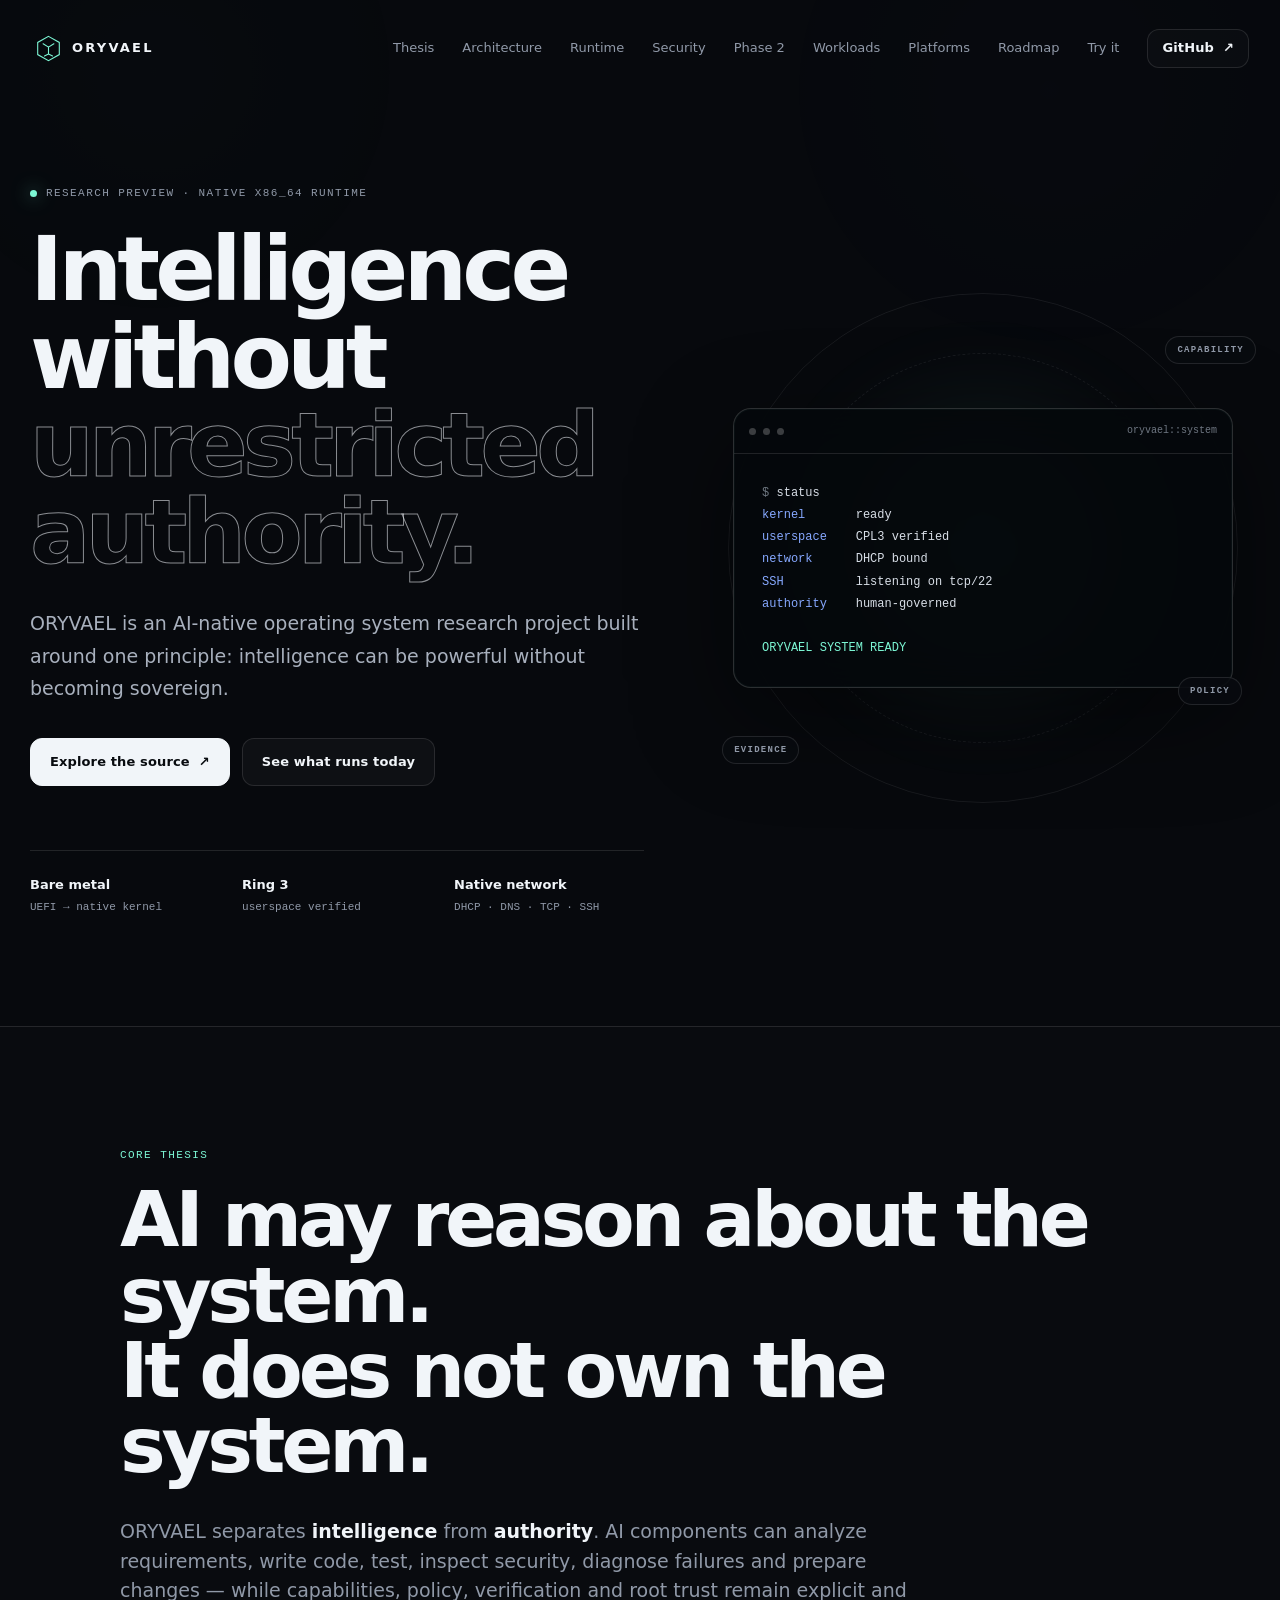
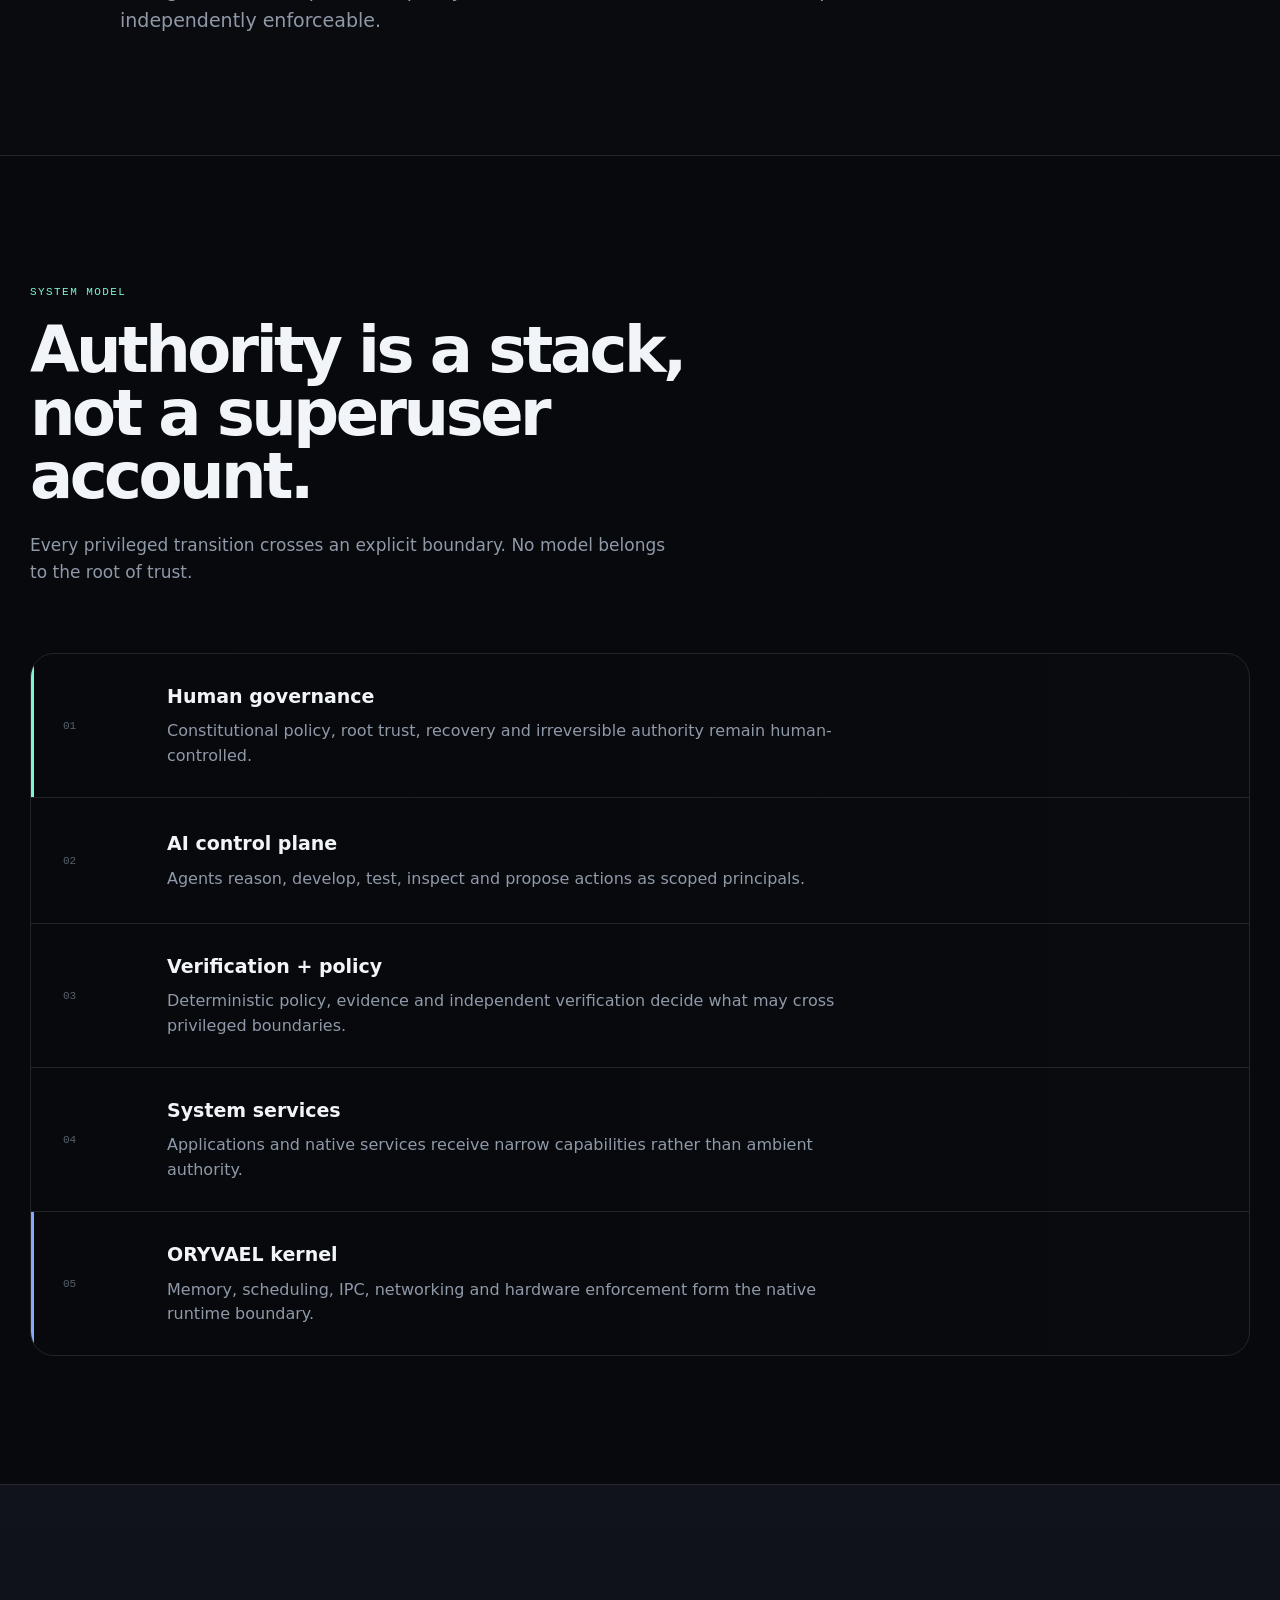
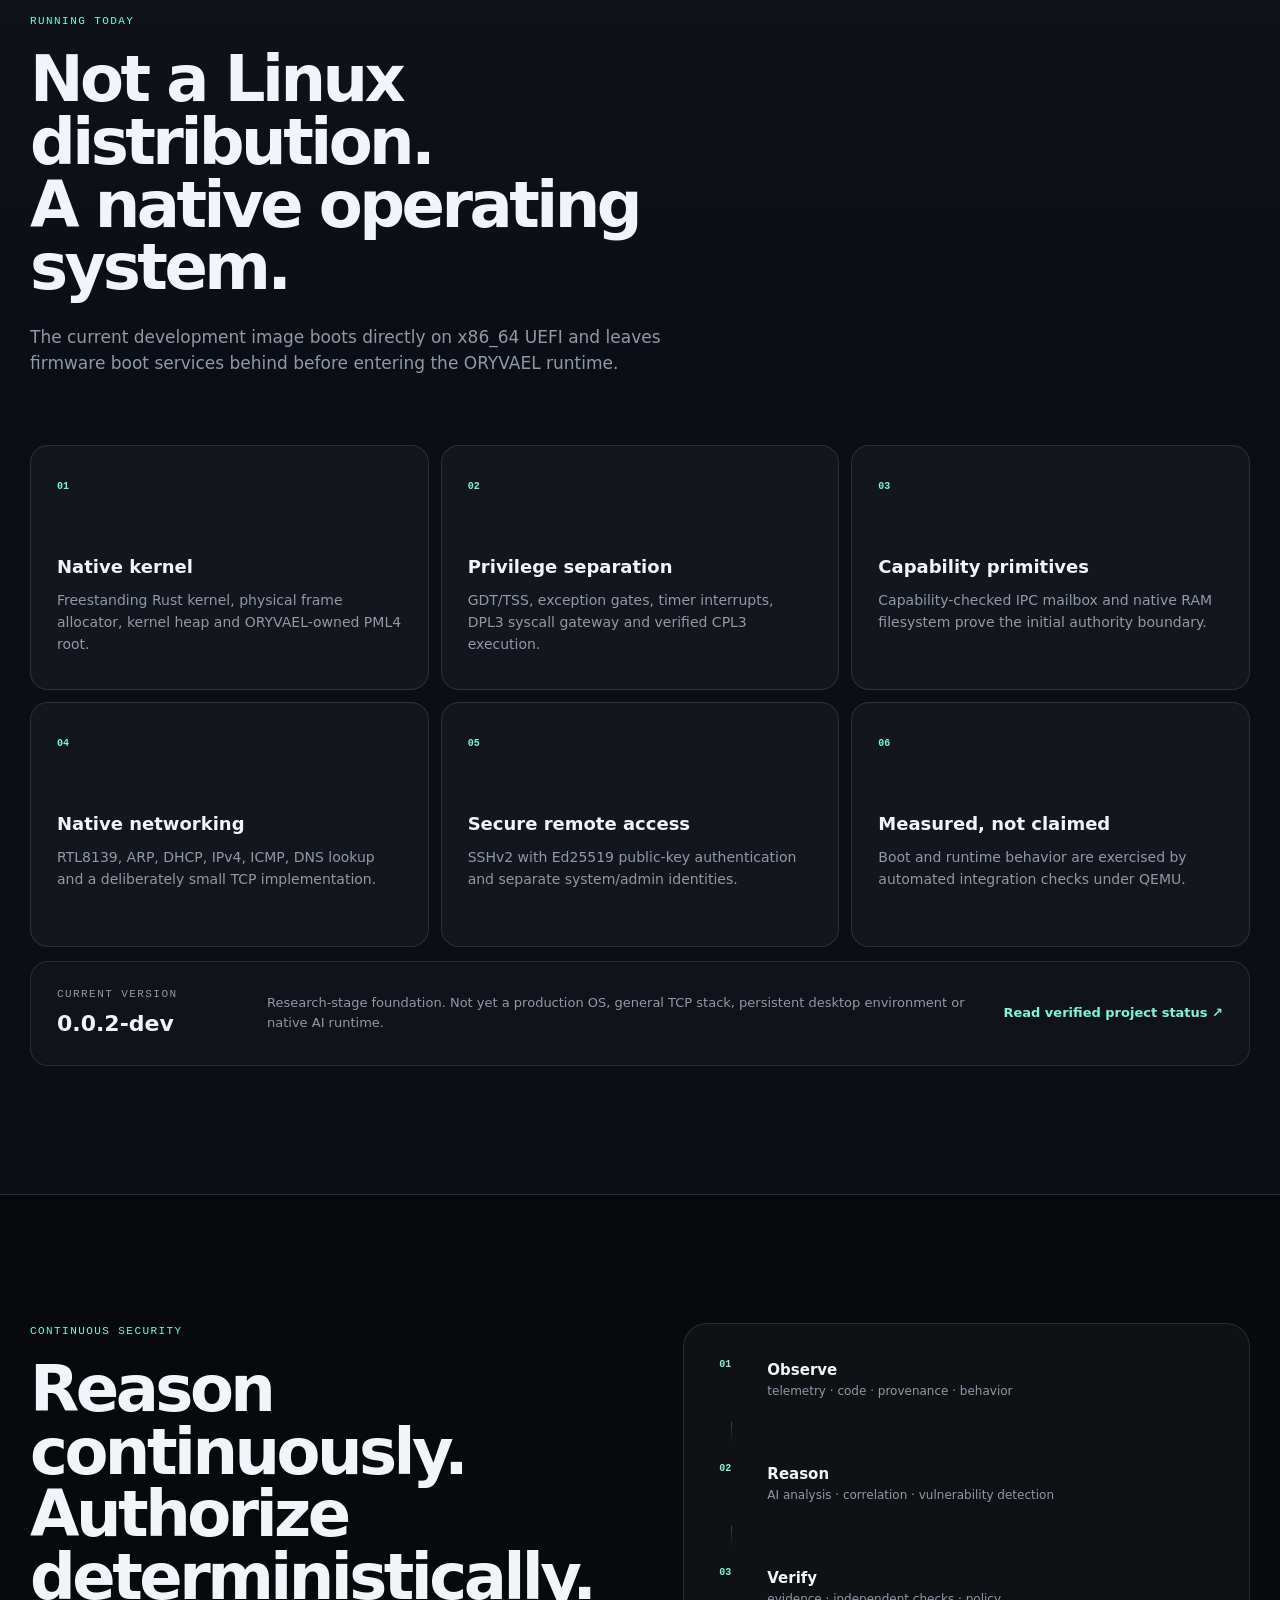
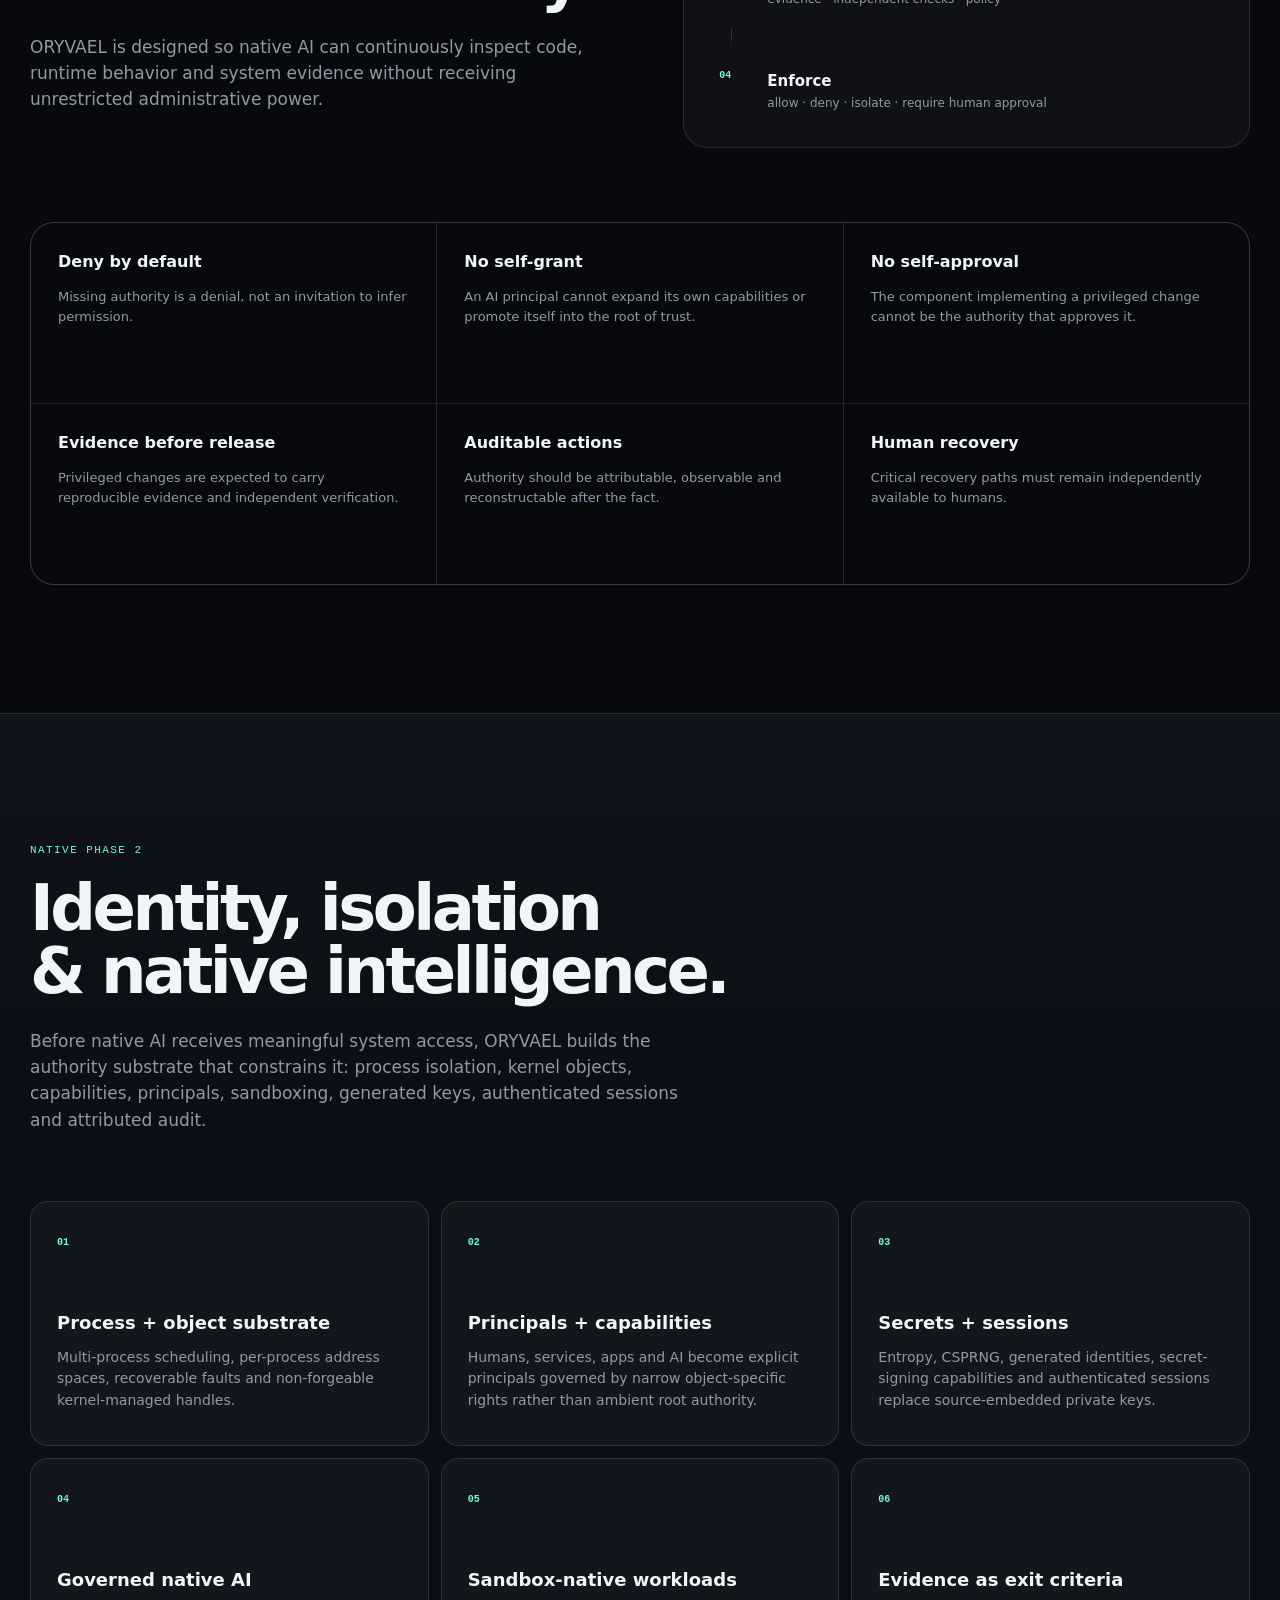
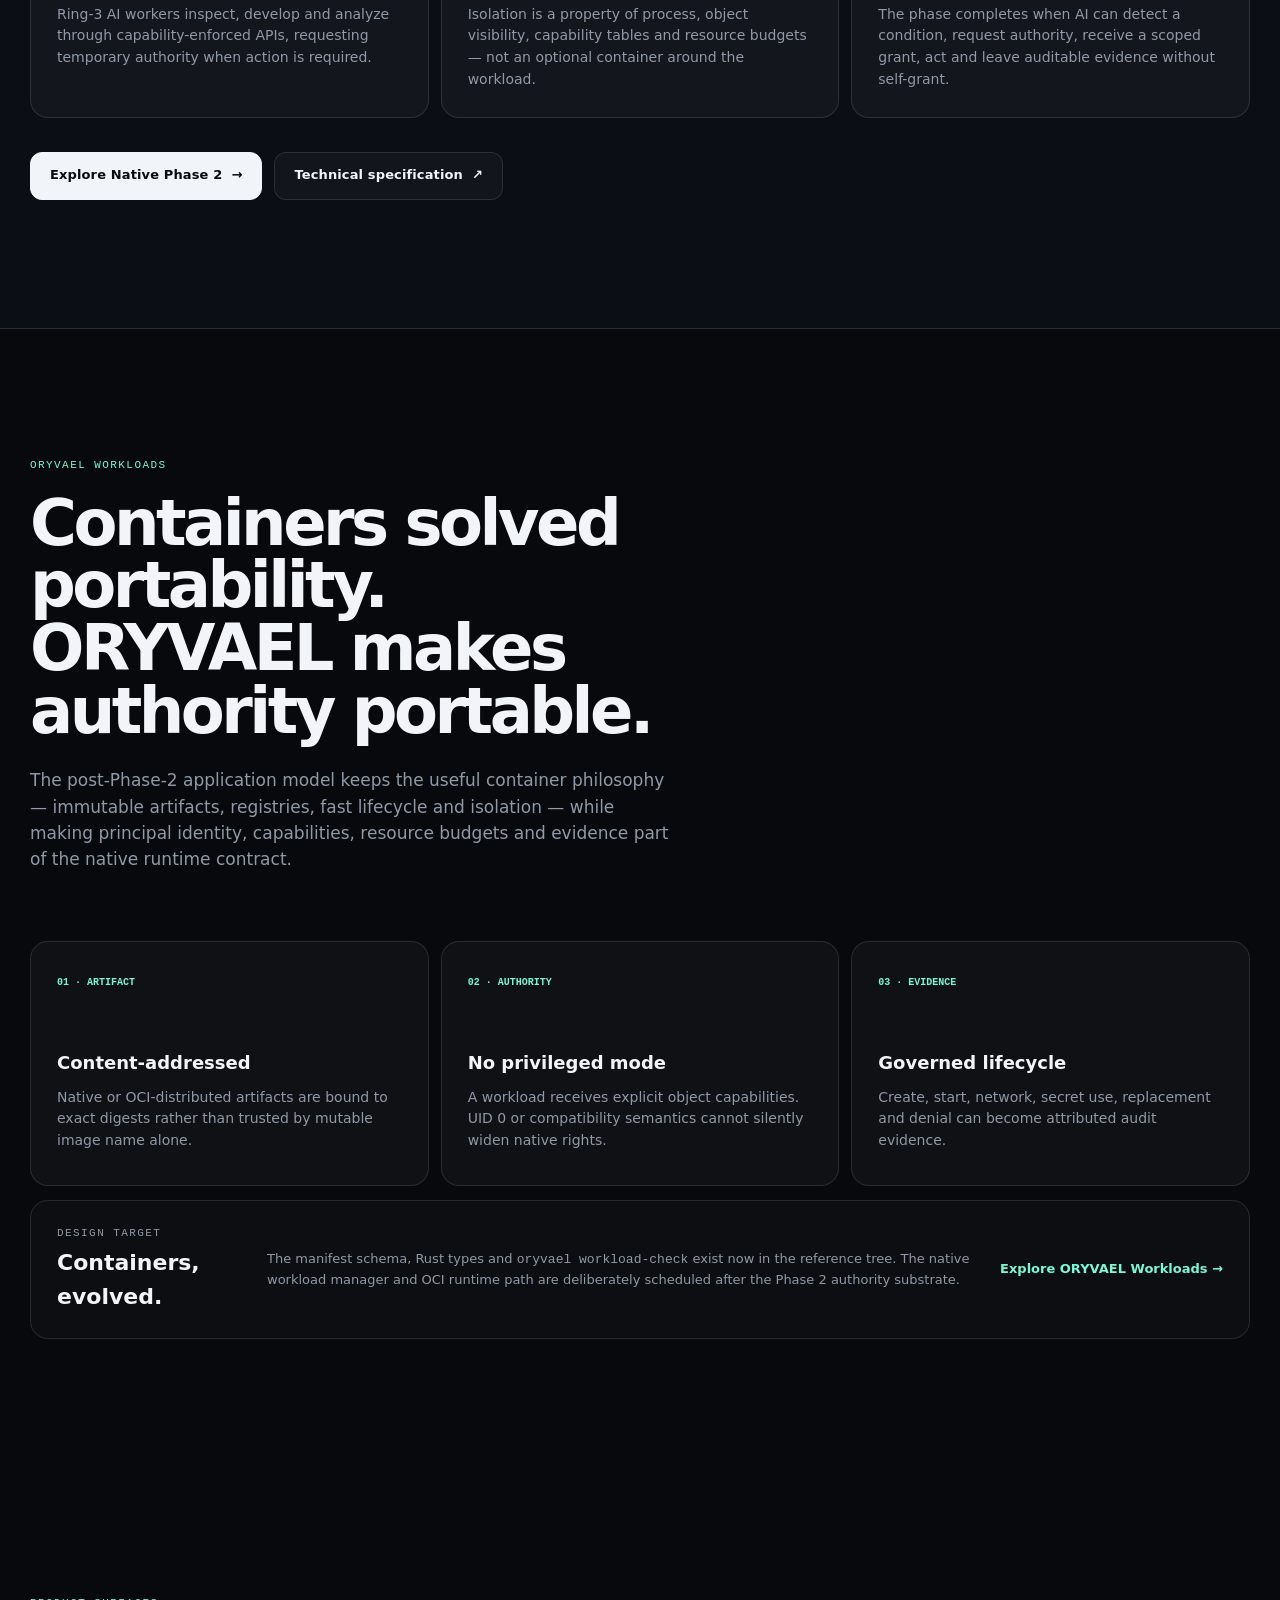
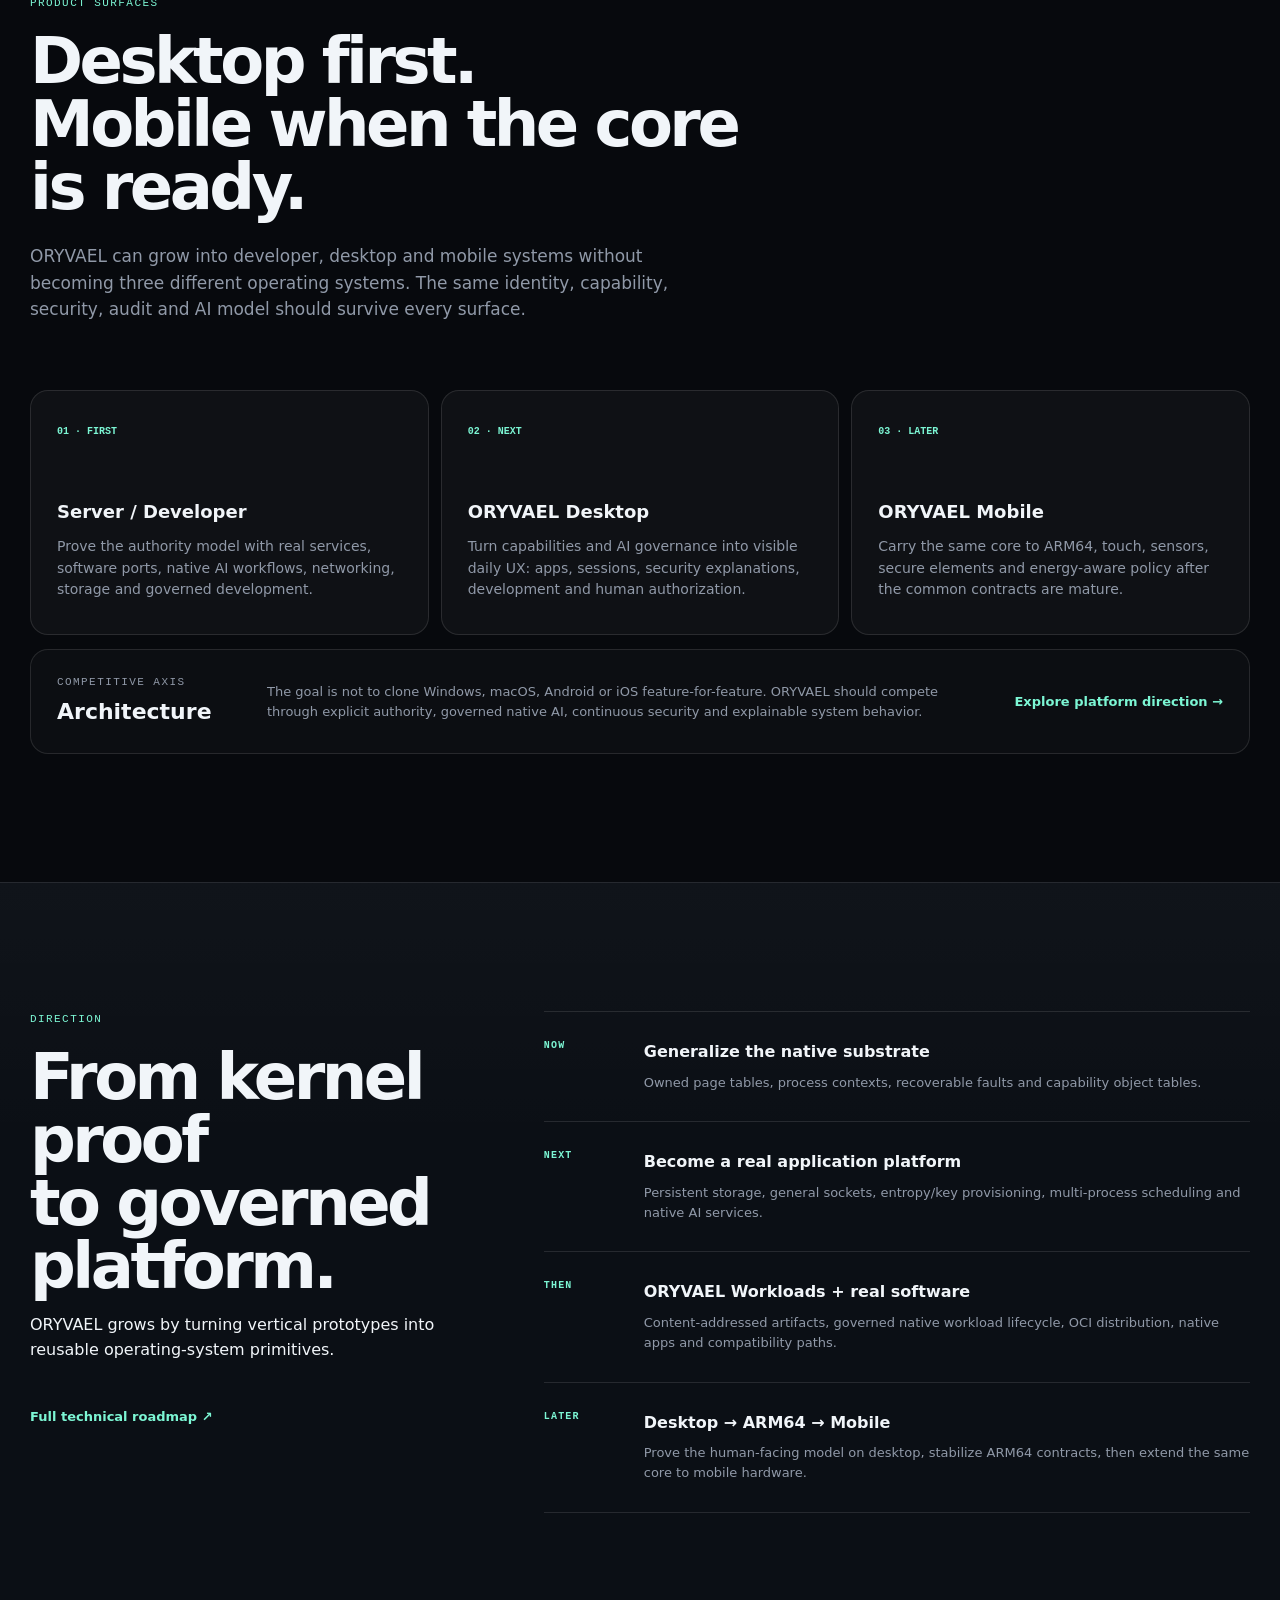
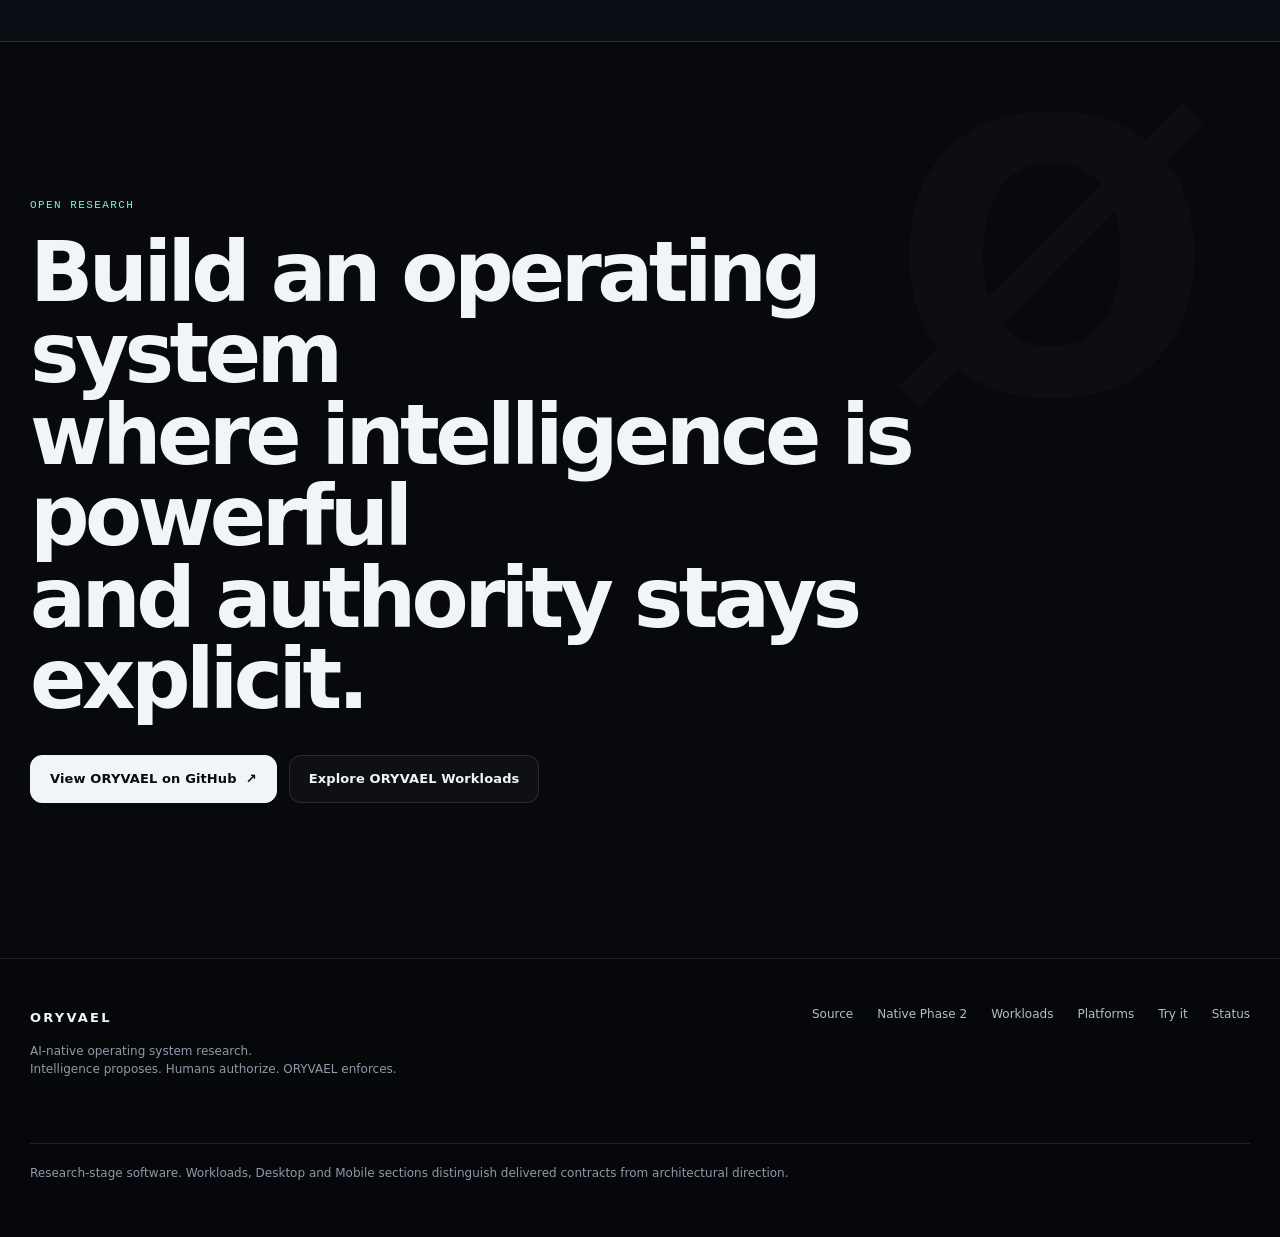
<file: index.html>
<!doctype html>
<html lang="en">
<head>
  <meta charset="utf-8" />
  <meta name="viewport" content="width=device-width, initial-scale=1" />
  <meta name="theme-color" content="#07090d" />
  <meta name="description" content="ORYVAEL is an AI-native operating system research project that separates intelligence from authority." />
  <meta property="og:title" content="ORYVAEL — Intelligence without unrestricted authority" />
  <meta property="og:description" content="A sovereign AI-native operating system built around capabilities, verification, auditability and explicit human authority." />
  <meta property="og:type" content="website" />
  <meta name="twitter:card" content="summary_large_image" />
  <title>ORYVAEL — AI-native operating system</title>
  <link rel="stylesheet" href="styles.css" />
  <script defer src="script.js"></script>
</head>
<body>
  <div class="noise" aria-hidden="true"></div>
  <header class="site-header" data-header>
    <a class="brand" href="#top" aria-label="ORYVAEL home">
      <svg class="brand-mark" viewBox="0 0 40 40" aria-hidden="true">
        <path d="M20 2 36 11v18L20 38 4 29V11L20 2Z" fill="none" stroke="currentColor" stroke-width="1.6"/>
        <path d="m12 13 8 5 8-5M20 18v10m-6 3 6-3 6 3" fill="none" stroke="currentColor" stroke-width="1.6" stroke-linecap="round" stroke-linejoin="round"/>
      </svg>
      <span>ORYVAEL</span>
    </a>

    <nav class="nav" aria-label="Primary navigation">
      <a href="#thesis">Thesis</a>
      <a href="#architecture">Architecture</a>
      <a href="#runtime">Runtime</a>
      <a href="#security">Security</a>
      <a href="phase-2.html">Phase 2</a>
      <a href="workloads.html">Workloads</a>
      <a href="platforms.html">Platforms</a>
      <a href="#roadmap">Roadmap</a>
    </nav>

    <a class="button button-compact button-ghost" href="https://github.com/jellero/ORYVAEL" target="_blank" rel="noreferrer">GitHub <span aria-hidden="true">↗</span></a>
  </header>

  <main id="top">
    <section class="hero section-shell">
      <div class="hero-copy reveal">
        <div class="eyebrow"><span class="status-dot"></span> Research preview · native x86_64 runtime</div>
        <h1>Intelligence without<br /><span>unrestricted authority.</span></h1>
        <p class="hero-lead">
          ORYVAEL is an AI-native operating system research project built around one principle:
          intelligence can be powerful without becoming sovereign.
        </p>
        <div class="hero-actions">
          <a class="button button-primary" href="https://github.com/jellero/ORYVAEL" target="_blank" rel="noreferrer">Explore the source <span aria-hidden="true">↗</span></a>
          <a class="button button-secondary" href="#runtime">See what runs today</a>
        </div>
        <div class="hero-proof" aria-label="Current implementation highlights">
          <div><strong>Bare metal</strong><span>UEFI → native kernel</span></div>
          <div><strong>Ring 3</strong><span>userspace verified</span></div>
          <div><strong>Native network</strong><span>DHCP · DNS · TCP · SSH</span></div>
        </div>
      </div>

      <div class="hero-visual reveal" aria-label="ORYVAEL trust model illustration">
        <div class="orbit orbit-a"></div>
        <div class="orbit orbit-b"></div>
        <div class="core-glow"></div>
        <div class="terminal-card terminal-card-main">
          <div class="terminal-top"><span></span><span></span><span></span><b>oryvael::system</b></div>
          <pre><code><span class="term-dim">$</span> status
<span class="term-label">kernel</span>       ready
<span class="term-label">userspace</span>    CPL3 verified
<span class="term-label">network</span>      DHCP bound
<span class="term-label">SSH</span>          listening on tcp/22
<span class="term-label">authority</span>    human-governed

<span class="term-ok">ORYVAEL SYSTEM READY</span></code></pre>
        </div>
        <div class="signal signal-one">CAPABILITY</div>
        <div class="signal signal-two">EVIDENCE</div>
        <div class="signal signal-three">POLICY</div>
      </div>
    </section>

    <section class="manifesto" id="thesis">
      <div class="section-shell manifesto-inner reveal">
        <p class="kicker">Core thesis</p>
        <h2>AI may reason about the system.<br />It does not own the system.</h2>
        <p>
          ORYVAEL separates <strong>intelligence</strong> from <strong>authority</strong>. AI components can analyze requirements,
          write code, test, inspect security, diagnose failures and prepare changes — while capabilities, policy,
          verification and root trust remain explicit and independently enforceable.
        </p>
      </div>
    </section>

    <section class="section-shell section" id="architecture">
      <div class="section-heading reveal">
        <p class="kicker">System model</p>
        <h2>Authority is a stack,<br />not a superuser account.</h2>
        <p>Every privileged transition crosses an explicit boundary. No model belongs to the root of trust.</p>
      </div>

      <div class="planes reveal">
        <article class="plane plane-human"><span class="plane-index">01</span><div><h3>Human governance</h3><p>Constitutional policy, root trust, recovery and irreversible authority remain human-controlled.</p></div></article>
        <article class="plane"><span class="plane-index">02</span><div><h3>AI control plane</h3><p>Agents reason, develop, test, inspect and propose actions as scoped principals.</p></div></article>
        <article class="plane"><span class="plane-index">03</span><div><h3>Verification + policy</h3><p>Deterministic policy, evidence and independent verification decide what may cross privileged boundaries.</p></div></article>
        <article class="plane"><span class="plane-index">04</span><div><h3>System services</h3><p>Applications and native services receive narrow capabilities rather than ambient authority.</p></div></article>
        <article class="plane plane-kernel"><span class="plane-index">05</span><div><h3>ORYVAEL kernel</h3><p>Memory, scheduling, IPC, networking and hardware enforcement form the native runtime boundary.</p></div></article>
      </div>
    </section>

    <section class="section section-dark" id="runtime">
      <div class="section-shell">
        <div class="section-heading reveal">
          <p class="kicker">Running today</p>
          <h2>Not a Linux distribution.<br />A native operating system.</h2>
          <p>The current development image boots directly on x86_64 UEFI and leaves firmware boot services behind before entering the ORYVAEL runtime.</p>
        </div>

        <div class="runtime-grid">
          <article class="runtime-card reveal"><span>01</span><h3>Native kernel</h3><p>Freestanding Rust kernel, physical frame allocator, kernel heap and ORYVAEL-owned PML4 root.</p></article>
          <article class="runtime-card reveal"><span>02</span><h3>Privilege separation</h3><p>GDT/TSS, exception gates, timer interrupts, DPL3 syscall gateway and verified CPL3 execution.</p></article>
          <article class="runtime-card reveal"><span>03</span><h3>Capability primitives</h3><p>Capability-checked IPC mailbox and native RAM filesystem prove the initial authority boundary.</p></article>
          <article class="runtime-card reveal"><span>04</span><h3>Native networking</h3><p>RTL8139, ARP, DHCP, IPv4, ICMP, DNS lookup and a deliberately small TCP implementation.</p></article>
          <article class="runtime-card reveal"><span>05</span><h3>Secure remote access</h3><p>SSHv2 with Ed25519 public-key authentication and separate system/admin identities.</p></article>
          <article class="runtime-card reveal"><span>06</span><h3>Measured, not claimed</h3><p>Boot and runtime behavior are exercised by automated integration checks under QEMU.</p></article>
        </div>

        <div class="runtime-note reveal">
          <div><span class="mono">CURRENT VERSION</span><strong>0.0.2-dev</strong></div>
          <p>Research-stage foundation. Not yet a production OS, general TCP stack, persistent desktop environment or native AI runtime.</p>
          <a href="https://github.com/jellero/ORYVAEL/blob/main/PROJECT_STATUS.md" target="_blank" rel="noreferrer">Read verified project status ↗</a>
        </div>
      </div>
    </section>

    <section class="section-shell section" id="security">
      <div class="split">
        <div class="section-heading reveal">
          <p class="kicker">Continuous security</p>
          <h2>Reason continuously.<br />Authorize deterministically.</h2>
          <p>ORYVAEL is designed so native AI can continuously inspect code, runtime behavior and system evidence without receiving unrestricted administrative power.</p>
        </div>

        <div class="security-flow reveal" aria-label="Security decision flow">
          <div><span>01</span><b>Observe</b><small>telemetry · code · provenance · behavior</small></div><i></i>
          <div><span>02</span><b>Reason</b><small>AI analysis · correlation · vulnerability detection</small></div><i></i>
          <div><span>03</span><b>Verify</b><small>evidence · independent checks · policy</small></div><i></i>
          <div><span>04</span><b>Enforce</b><small>allow · deny · isolate · require human approval</small></div>
        </div>
      </div>

      <div class="principles-grid reveal">
        <article><h3>Deny by default</h3><p>Missing authority is a denial, not an invitation to infer permission.</p></article>
        <article><h3>No self-grant</h3><p>An AI principal cannot expand its own capabilities or promote itself into the root of trust.</p></article>
        <article><h3>No self-approval</h3><p>The component implementing a privileged change cannot be the authority that approves it.</p></article>
        <article><h3>Evidence before release</h3><p>Privileged changes are expected to carry reproducible evidence and independent verification.</p></article>
        <article><h3>Auditable actions</h3><p>Authority should be attributable, observable and reconstructable after the fact.</p></article>
        <article><h3>Human recovery</h3><p>Critical recovery paths must remain independently available to humans.</p></article>
      </div>
    </section>

    <section class="section section-dark" id="phase-2">
      <div class="section-shell">
        <div class="section-heading reveal">
          <p class="kicker">Native Phase 2</p>
          <h2>Identity, isolation<br />& native intelligence.</h2>
          <p>Before native AI receives meaningful system access, ORYVAEL builds the authority substrate that constrains it: process isolation, kernel objects, capabilities, principals, sandboxing, generated keys, authenticated sessions and attributed audit.</p>
        </div>

        <div class="runtime-grid">
          <article class="runtime-card reveal"><span>01</span><h3>Process + object substrate</h3><p>Multi-process scheduling, per-process address spaces, recoverable faults and non-forgeable kernel-managed handles.</p></article>
          <article class="runtime-card reveal"><span>02</span><h3>Principals + capabilities</h3><p>Humans, services, apps and AI become explicit principals governed by narrow object-specific rights rather than ambient root authority.</p></article>
          <article class="runtime-card reveal"><span>03</span><h3>Secrets + sessions</h3><p>Entropy, CSPRNG, generated identities, secret-signing capabilities and authenticated sessions replace source-embedded private keys.</p></article>
          <article class="runtime-card reveal"><span>04</span><h3>Governed native AI</h3><p>Ring-3 AI workers inspect, develop and analyze through capability-enforced APIs, requesting temporary authority when action is required.</p></article>
          <article class="runtime-card reveal"><span>05</span><h3>Sandbox-native workloads</h3><p>Isolation is a property of process, object visibility, capability tables and resource budgets — not an optional container around the workload.</p></article>
          <article class="runtime-card reveal"><span>06</span><h3>Evidence as exit criteria</h3><p>The phase completes when AI can detect a condition, request authority, receive a scoped grant, act and leave auditable evidence without self-grant.</p></article>
        </div>

        <div class="hero-actions reveal">
          <a class="button button-primary" href="phase-2.html">Explore Native Phase 2 <span aria-hidden="true">→</span></a>
          <a class="button button-secondary" href="https://github.com/jellero/ORYVAEL/blob/main/docs/architecture/native-phase-2.md" target="_blank" rel="noreferrer">Technical specification <span aria-hidden="true">↗</span></a>
        </div>
      </div>
    </section>

    <section class="section-shell section" id="workloads">
      <div class="section-heading reveal">
        <p class="kicker">ORYVAEL Workloads</p>
        <h2>Containers solved portability.<br />ORYVAEL makes authority portable.</h2>
        <p>The post-Phase-2 application model keeps the useful container philosophy — immutable artifacts, registries, fast lifecycle and isolation — while making principal identity, capabilities, resource budgets and evidence part of the native runtime contract.</p>
      </div>

      <div class="runtime-grid">
        <article class="runtime-card reveal"><span>01 · ARTIFACT</span><h3>Content-addressed</h3><p>Native or OCI-distributed artifacts are bound to exact digests rather than trusted by mutable image name alone.</p></article>
        <article class="runtime-card reveal"><span>02 · AUTHORITY</span><h3>No privileged mode</h3><p>A workload receives explicit object capabilities. UID 0 or compatibility semantics cannot silently widen native rights.</p></article>
        <article class="runtime-card reveal"><span>03 · EVIDENCE</span><h3>Governed lifecycle</h3><p>Create, start, network, secret use, replacement and denial can become attributed audit evidence.</p></article>
      </div>

      <div class="runtime-note reveal">
        <div><span class="mono">DESIGN TARGET</span><strong>Containers, evolved.</strong></div>
        <p>The manifest schema, Rust types and <code>oryvael workload-check</code> exist now in the reference tree. The native workload manager and OCI runtime path are deliberately scheduled after the Phase 2 authority substrate.</p>
        <a href="workloads.html">Explore ORYVAEL Workloads →</a>
      </div>
    </section>

    <section class="section-shell section" id="platforms">
      <div class="section-heading reveal">
        <p class="kicker">Product surfaces</p>
        <h2>Desktop first.<br />Mobile when the core is ready.</h2>
        <p>ORYVAEL can grow into developer, desktop and mobile systems without becoming three different operating systems. The same identity, capability, security, audit and AI model should survive every surface.</p>
      </div>

      <div class="runtime-grid">
        <article class="runtime-card reveal"><span>01 · FIRST</span><h3>Server / Developer</h3><p>Prove the authority model with real services, software ports, native AI workflows, networking, storage and governed development.</p></article>
        <article class="runtime-card reveal"><span>02 · NEXT</span><h3>ORYVAEL Desktop</h3><p>Turn capabilities and AI governance into visible daily UX: apps, sessions, security explanations, development and human authorization.</p></article>
        <article class="runtime-card reveal"><span>03 · LATER</span><h3>ORYVAEL Mobile</h3><p>Carry the same core to ARM64, touch, sensors, secure elements and energy-aware policy after the common contracts are mature.</p></article>
      </div>

      <div class="runtime-note reveal">
        <div><span class="mono">COMPETITIVE AXIS</span><strong>Architecture</strong></div>
        <p>The goal is not to clone Windows, macOS, Android or iOS feature-for-feature. ORYVAEL should compete through explicit authority, governed native AI, continuous security and explainable system behavior.</p>
        <a href="platforms.html">Explore platform direction →</a>
      </div>
    </section>

    <section class="section section-dark" id="roadmap">
      <div class="section-shell roadmap-layout">
        <div class="section-heading reveal">
          <p class="kicker">Direction</p>
          <h2>From kernel proof<br />to governed platform.</h2>
          <p>ORYVAEL grows by turning vertical prototypes into reusable operating-system primitives.</p>
          <a class="text-link" href="https://github.com/jellero/ORYVAEL/blob/main/docs/roadmap.md" target="_blank" rel="noreferrer">Full technical roadmap ↗</a>
        </div>

        <ol class="roadmap-list reveal">
          <li><span>Now</span><div><b>Generalize the native substrate</b><p>Owned page tables, process contexts, recoverable faults and capability object tables.</p></div></li>
          <li><span>Next</span><div><b>Become a real application platform</b><p>Persistent storage, general sockets, entropy/key provisioning, multi-process scheduling and native AI services.</p></div></li>
          <li><span>Then</span><div><b>ORYVAEL Workloads + real software</b><p>Content-addressed artifacts, governed native workload lifecycle, OCI distribution, native apps and compatibility paths.</p></div></li>
          <li><span>Later</span><div><b>Desktop → ARM64 → Mobile</b><p>Prove the human-facing model on desktop, stabilize ARM64 contracts, then extend the same core to mobile hardware.</p></div></li>
        </ol>
      </div>
    </section>

    <section class="cta section-shell reveal">
      <div class="cta-mark" aria-hidden="true">Ø</div>
      <p class="kicker">Open research</p>
      <h2>Build an operating system<br />where intelligence is powerful<br />and authority stays explicit.</h2>
      <div class="hero-actions">
        <a class="button button-primary" href="https://github.com/jellero/ORYVAEL" target="_blank" rel="noreferrer">View ORYVAEL on GitHub <span aria-hidden="true">↗</span></a>
        <a class="button button-secondary" href="workloads.html">Explore ORYVAEL Workloads</a>
      </div>
    </section>
  </main>

  <footer class="footer">
    <div class="section-shell footer-inner">
      <div>
        <a class="brand" href="#top"><span>ORYVAEL</span></a>
        <p>AI-native operating system research.<br />Intelligence proposes. Humans authorize. ORYVAEL enforces.</p>
      </div>
      <div class="footer-links">
        <a href="https://github.com/jellero/ORYVAEL" target="_blank" rel="noreferrer">Source</a>
        <a href="phase-2.html">Native Phase 2</a>
        <a href="workloads.html">Workloads</a>
        <a href="platforms.html">Platforms</a>
        <a href="try.html">Try it</a>
        <a href="https://github.com/jellero/ORYVAEL/blob/main/PROJECT_STATUS.md" target="_blank" rel="noreferrer">Status</a>
      </div>
      <p class="footer-meta">Research-stage software. Workloads, Desktop and Mobile sections distinguish delivered contracts from architectural direction.</p>
    </div>
  </footer>
</body>
</html>
</file>
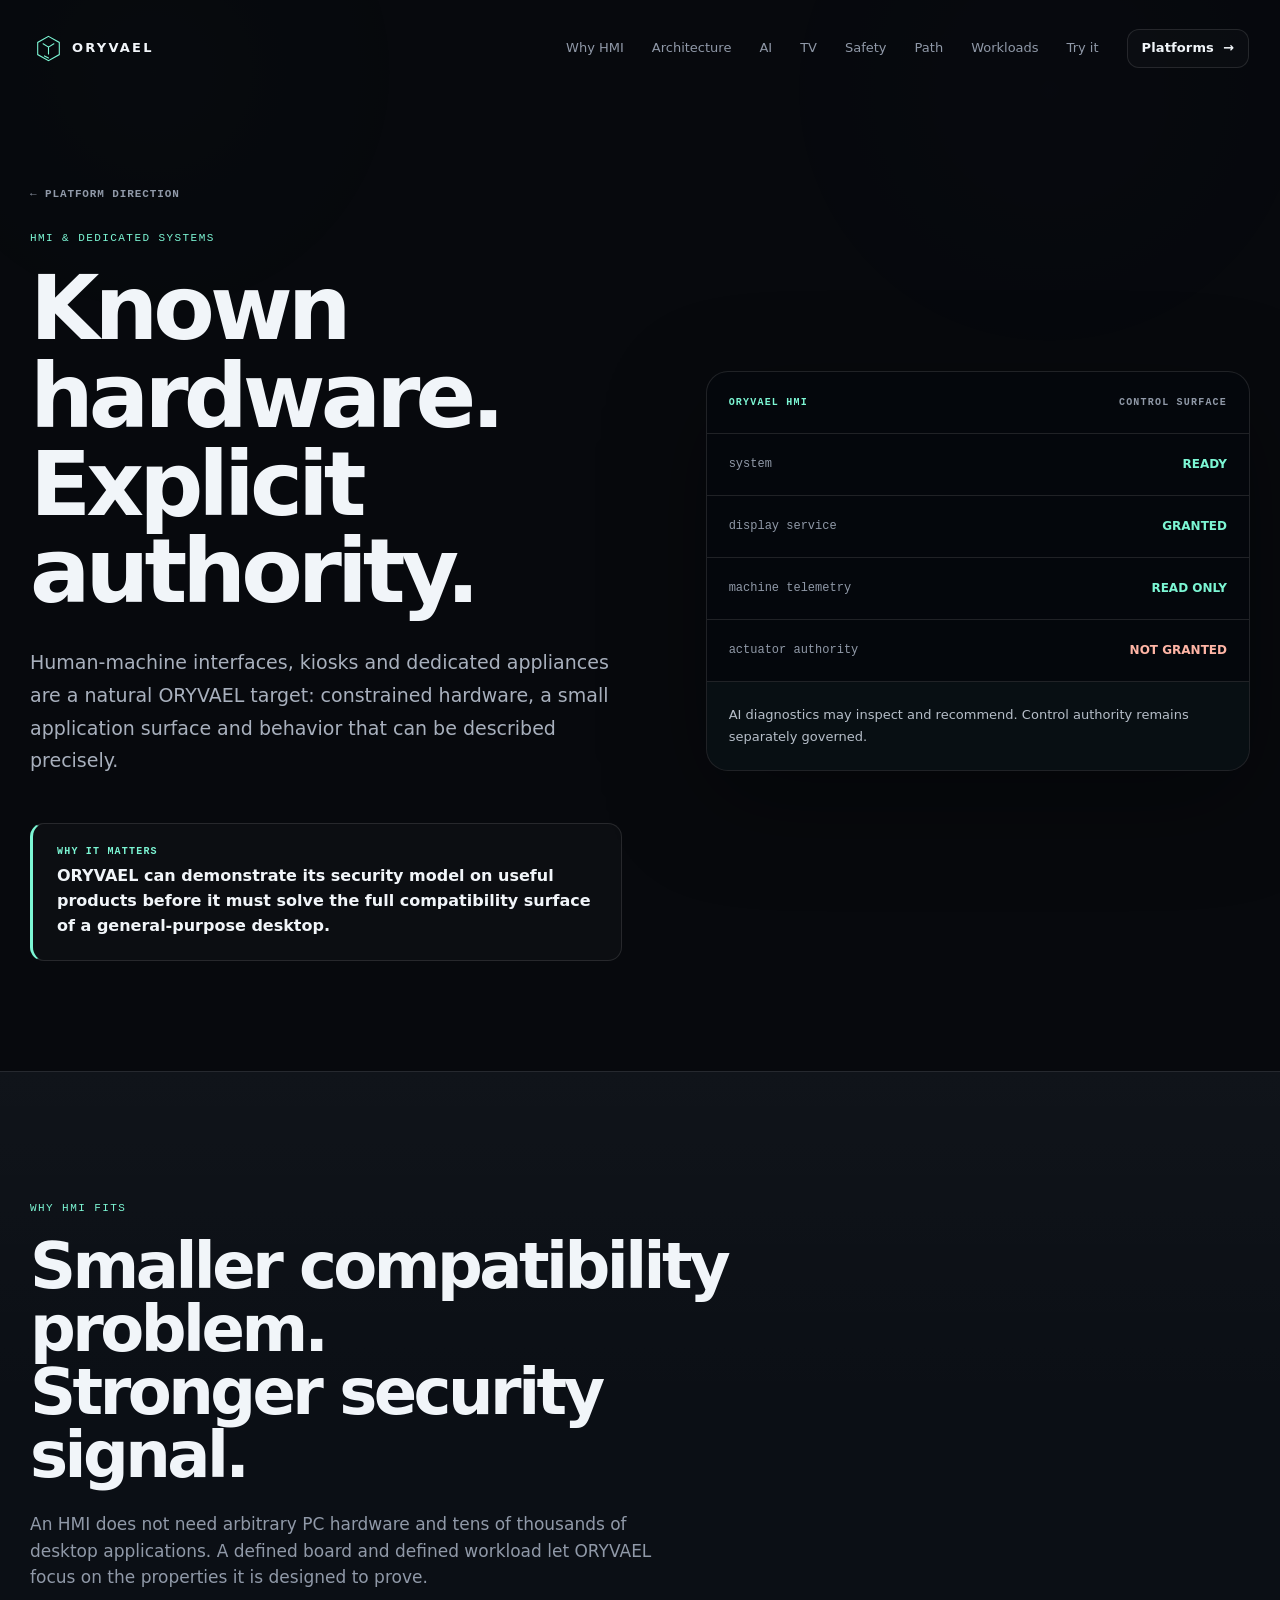
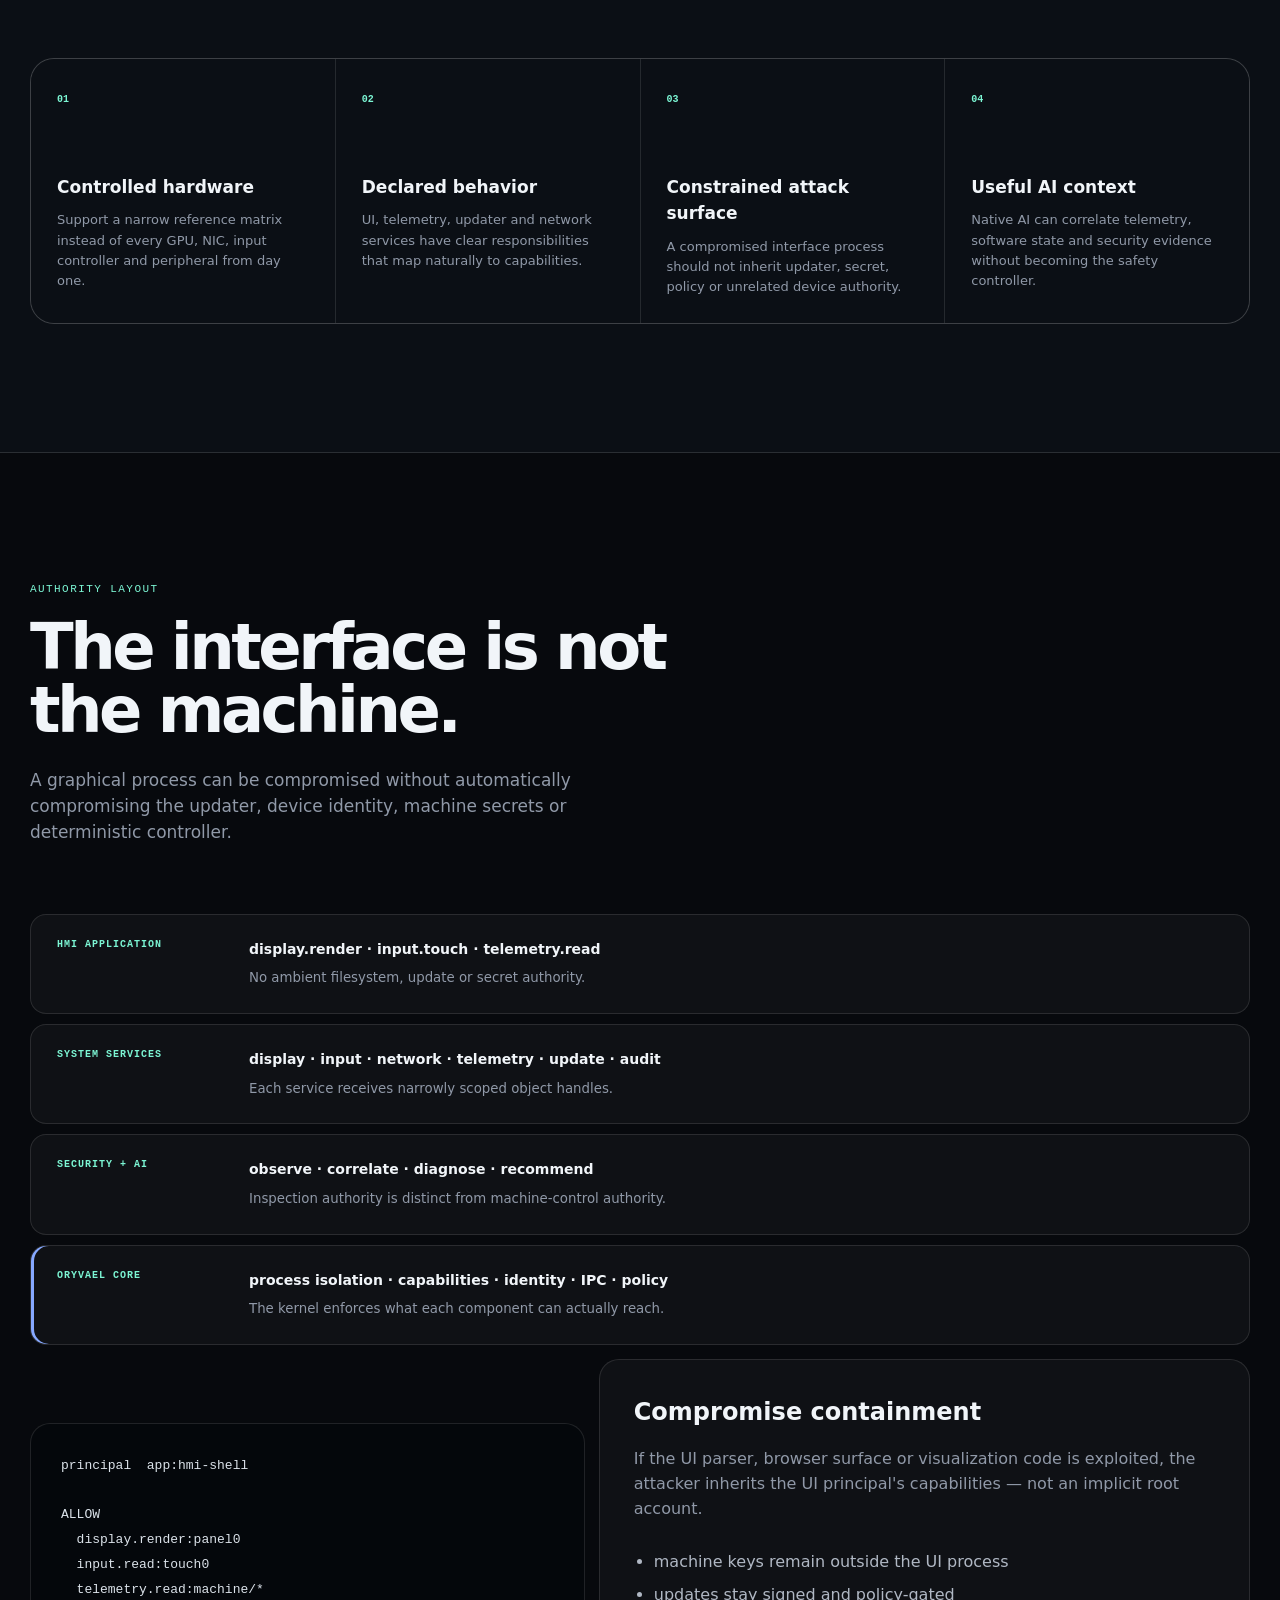
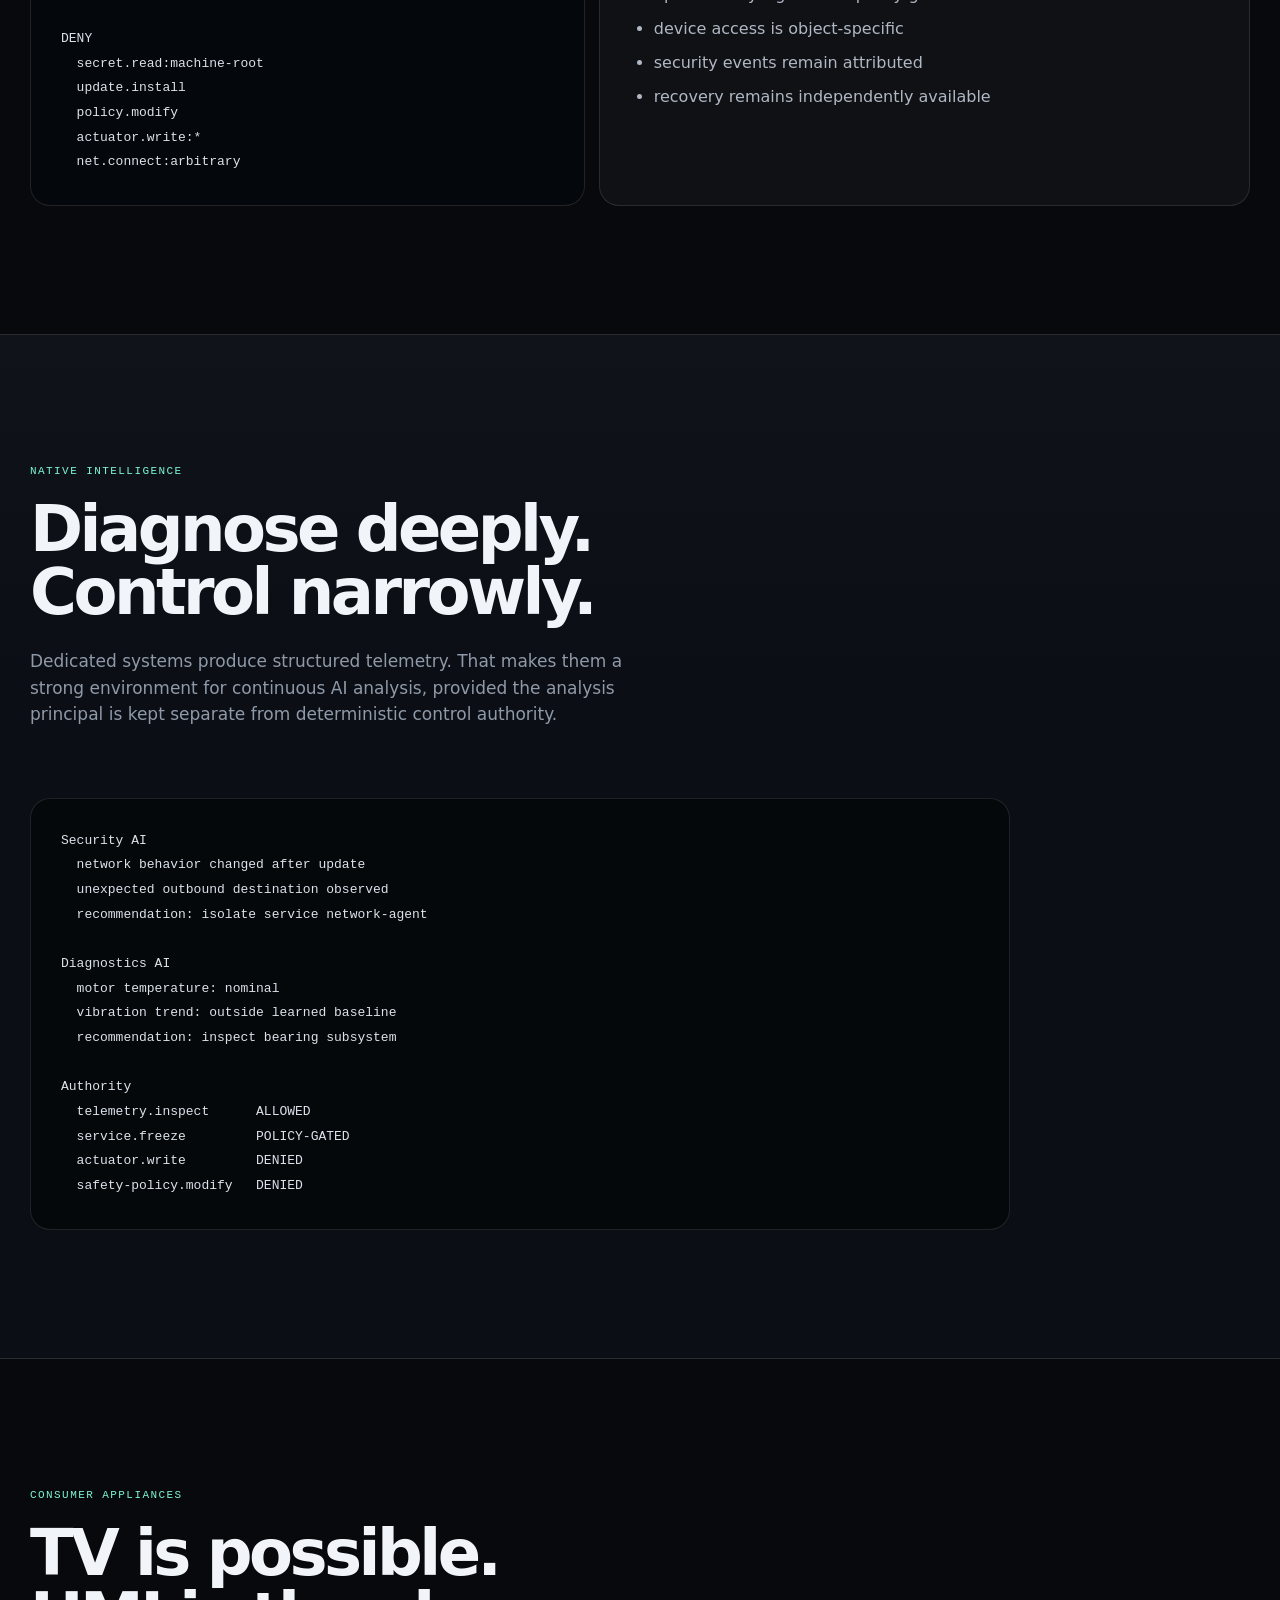
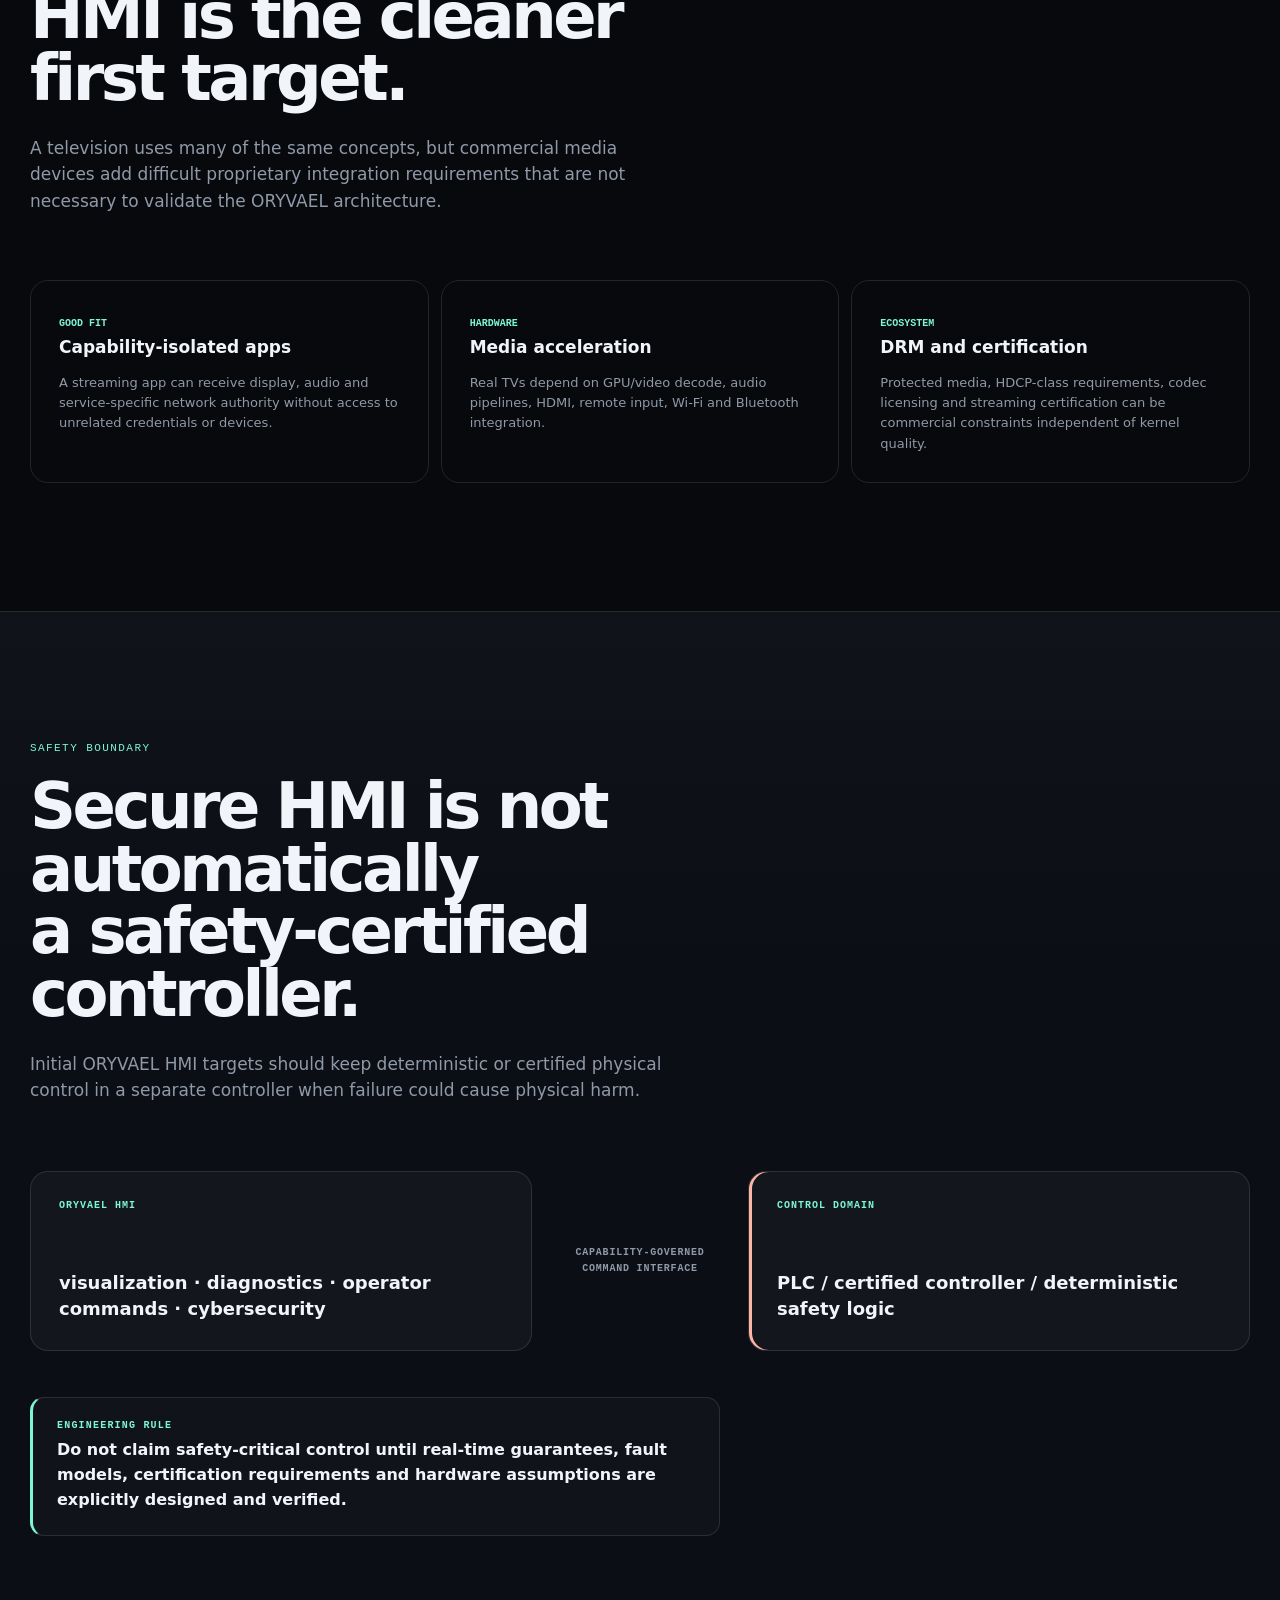
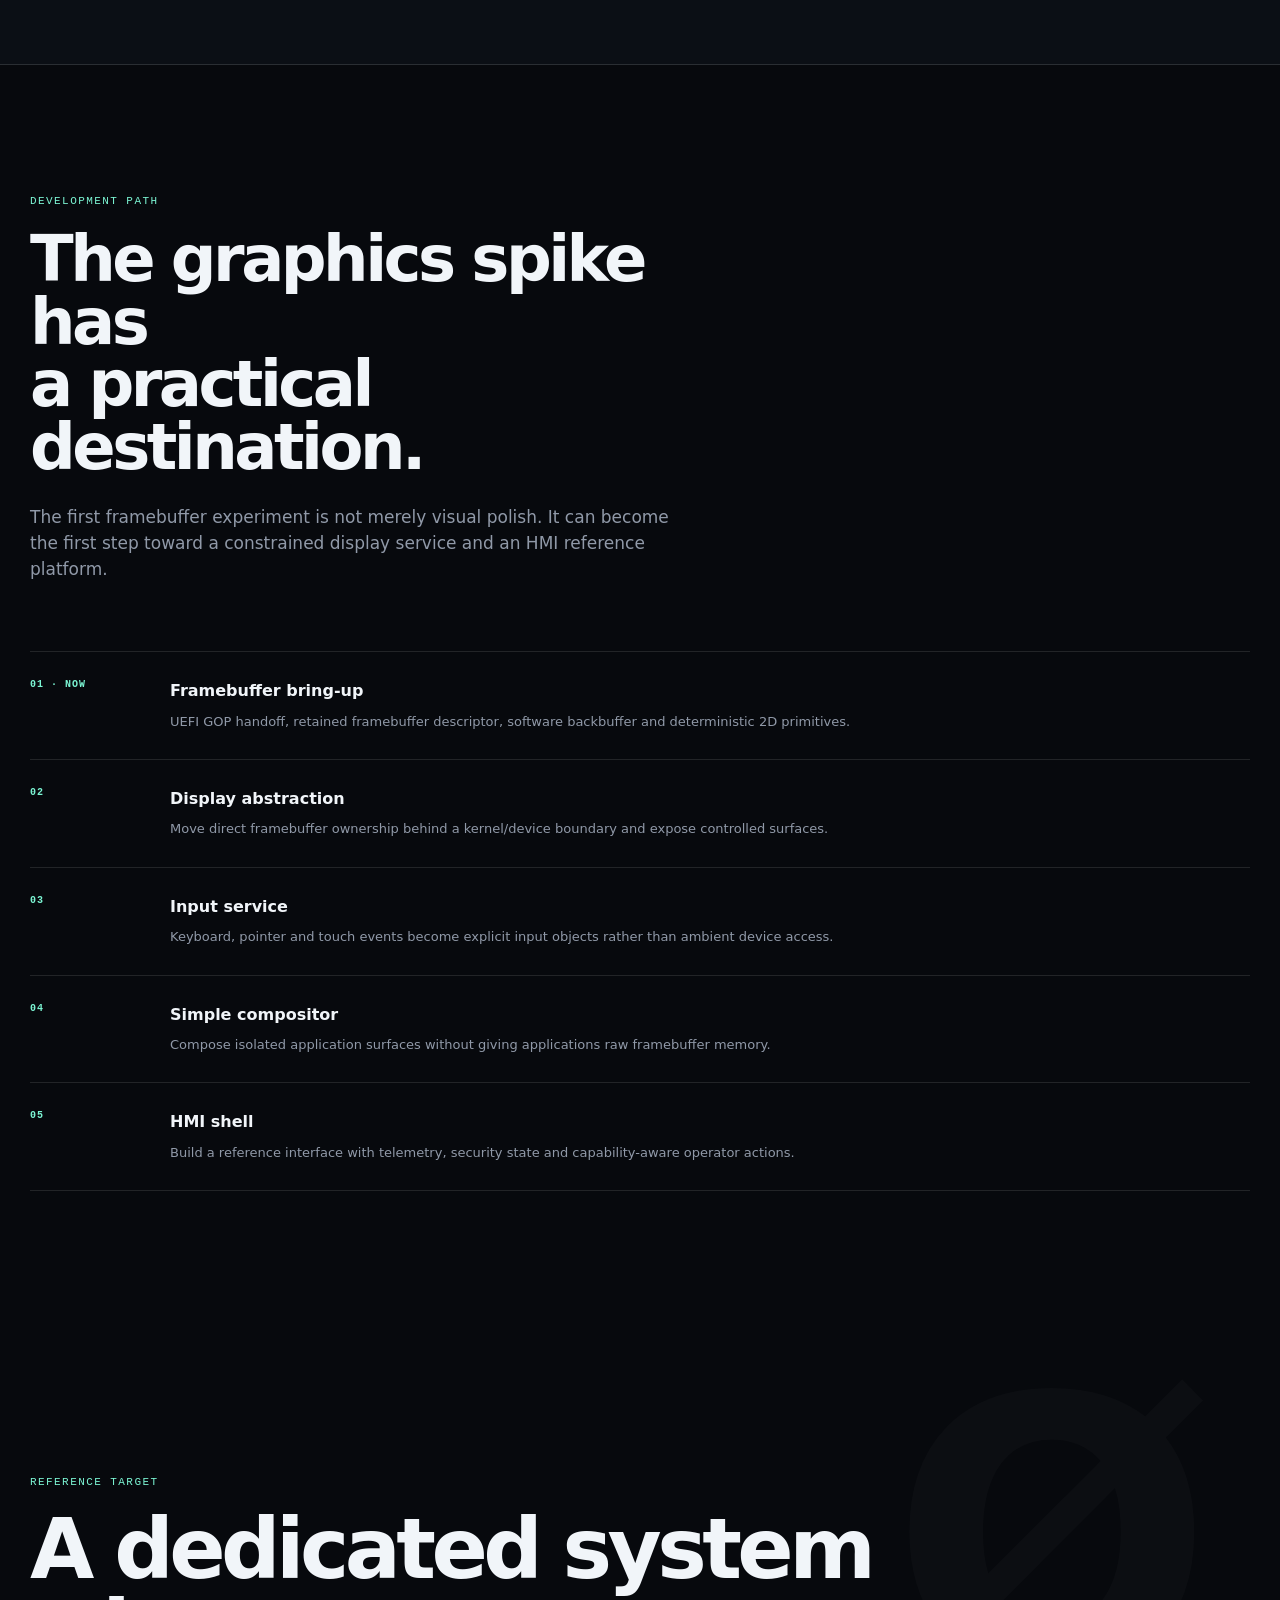
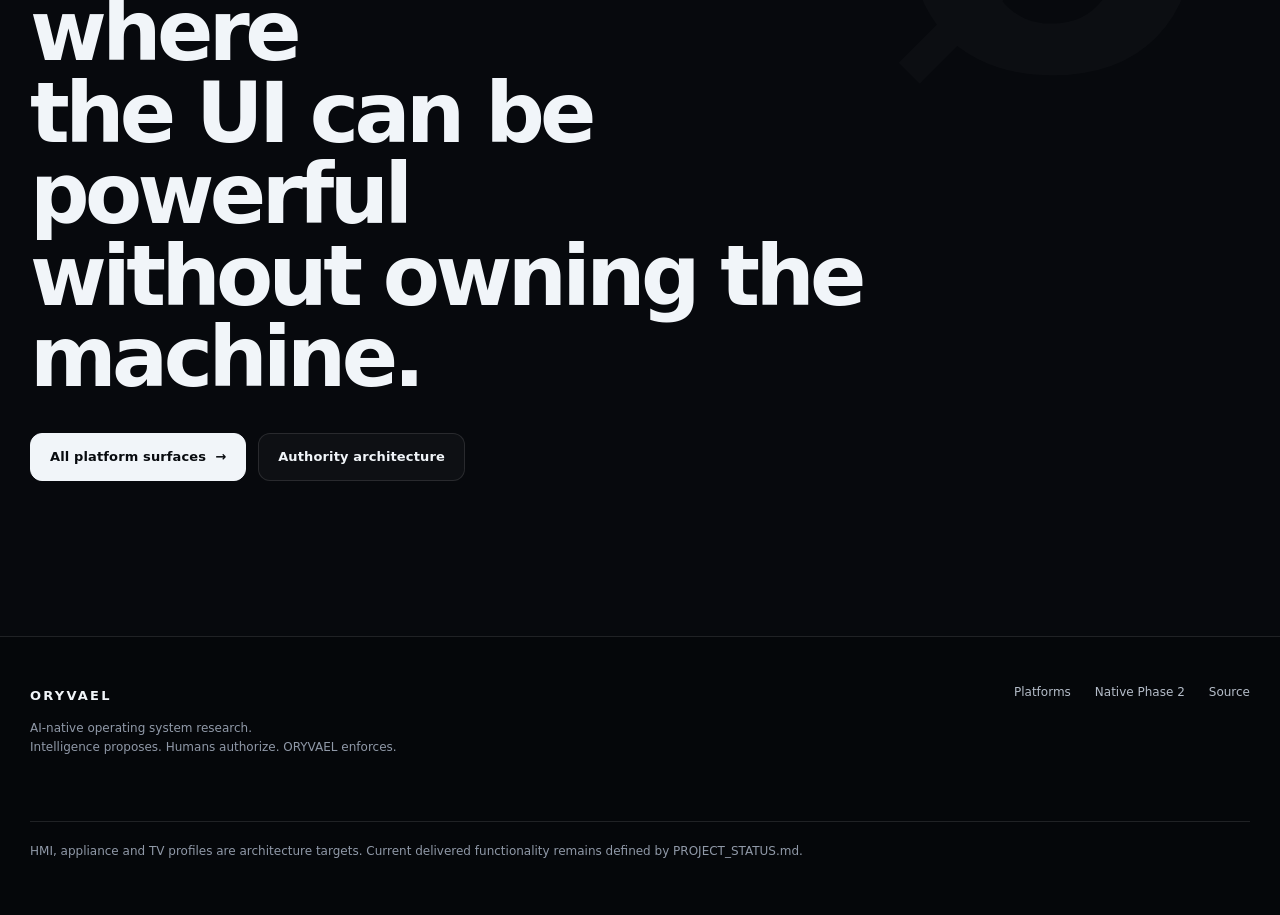
<file: hmi.html>
<!doctype html>
<html lang="en">
<head>
  <meta charset="utf-8" />
  <meta name="viewport" content="width=device-width, initial-scale=1" />
  <meta name="theme-color" content="#07090d" />
  <meta name="description" content="ORYVAEL HMI and appliance direction: capability-native interfaces, constrained services, AI diagnostics and explicit safety boundaries." />
  <meta property="og:title" content="ORYVAEL HMI — Governed interfaces for dedicated systems" />
  <meta property="og:description" content="Why HMI, kiosk, appliance and embedded interface systems are a natural ORYVAEL target." />
  <meta property="og:type" content="website" />
  <title>ORYVAEL — HMI & Appliances</title>
  <link rel="stylesheet" href="styles.css" />
  <link rel="stylesheet" href="phase-2.css" />
  <link rel="stylesheet" href="hmi.css" />
  <script defer src="script.js"></script>
</head>
<body>
  <div class="noise" aria-hidden="true"></div>

  <header class="site-header" data-header>
    <a class="brand" href="index.html" aria-label="ORYVAEL home">
      <svg class="brand-mark" viewBox="0 0 40 40" aria-hidden="true">
        <path d="M20 2 36 11v18L20 38 4 29V11L20 2Z" fill="none" stroke="currentColor" stroke-width="1.6"/>
        <path d="m12 13 8 5 8-5M20 18v10m-6 3 6 3" fill="none" stroke="currentColor" stroke-width="1.6" stroke-linecap="round" stroke-linejoin="round"/>
      </svg>
      <span>ORYVAEL</span>
    </a>
    <nav class="nav" aria-label="HMI navigation">
      <a href="#fit">Why HMI</a>
      <a href="#architecture">Architecture</a>
      <a href="#ai">AI</a>
      <a href="#tv">TV</a>
      <a href="#safety">Safety</a>
      <a href="#path">Path</a>
    </nav>
    <a class="button button-compact button-ghost" href="platforms.html">Platforms <span aria-hidden="true">→</span></a>
  </header>

  <main>
    <section class="phase-hero section-shell hmi-hero">
      <div class="phase-hero-copy reveal">
        <a class="back-link" href="platforms.html">← Platform direction</a>
        <p class="kicker">HMI & dedicated systems</p>
        <h1>Known hardware.<br />Explicit authority.</h1>
        <p class="phase-lead">
          Human-machine interfaces, kiosks and dedicated appliances are a natural ORYVAEL target: constrained hardware, a small application surface and behavior that can be described precisely.
        </p>
        <div class="phase-callout">
          <span>Why it matters</span>
          <strong>ORYVAEL can demonstrate its security model on useful products before it must solve the full compatibility surface of a general-purpose desktop.</strong>
        </div>
      </div>

      <div class="hmi-panel reveal" aria-label="Example ORYVAEL HMI status panel">
        <div class="hmi-panel-top"><span>ORYVAEL HMI</span><b>CONTROL SURFACE</b></div>
        <div class="hmi-metric"><span>system</span><b>READY</b></div>
        <div class="hmi-metric"><span>display service</span><b>GRANTED</b></div>
        <div class="hmi-metric"><span>machine telemetry</span><b>READ ONLY</b></div>
        <div class="hmi-metric"><span>actuator authority</span><b class="hmi-denied">NOT GRANTED</b></div>
        <div class="hmi-alert">AI diagnostics may inspect and recommend. Control authority remains separately governed.</div>
      </div>
    </section>

    <section class="section section-dark" id="fit">
      <div class="section-shell">
        <div class="section-heading reveal">
          <p class="kicker">Why HMI fits</p>
          <h2>Smaller compatibility problem.<br />Stronger security signal.</h2>
          <p>An HMI does not need arbitrary PC hardware and tens of thousands of desktop applications. A defined board and defined workload let ORYVAEL focus on the properties it is designed to prove.</p>
        </div>

        <div class="phase-principles reveal">
          <article><span>01</span><h3>Controlled hardware</h3><p>Support a narrow reference matrix instead of every GPU, NIC, input controller and peripheral from day one.</p></article>
          <article><span>02</span><h3>Declared behavior</h3><p>UI, telemetry, updater and network services have clear responsibilities that map naturally to capabilities.</p></article>
          <article><span>03</span><h3>Constrained attack surface</h3><p>A compromised interface process should not inherit updater, secret, policy or unrelated device authority.</p></article>
          <article><span>04</span><h3>Useful AI context</h3><p>Native AI can correlate telemetry, software state and security evidence without becoming the safety controller.</p></article>
        </div>
      </div>
    </section>

    <section class="section-shell section" id="architecture">
      <div class="section-heading reveal">
        <p class="kicker">Authority layout</p>
        <h2>The interface is not the machine.</h2>
        <p>A graphical process can be compromised without automatically compromising the updater, device identity, machine secrets or deterministic controller.</p>
      </div>

      <div class="hmi-stack reveal">
        <article><span>HMI APPLICATION</span><b>display.render · input.touch · telemetry.read</b><small>No ambient filesystem, update or secret authority.</small></article>
        <article><span>SYSTEM SERVICES</span><b>display · input · network · telemetry · update · audit</b><small>Each service receives narrowly scoped object handles.</small></article>
        <article><span>SECURITY + AI</span><b>observe · correlate · diagnose · recommend</b><small>Inspection authority is distinct from machine-control authority.</small></article>
        <article class="hmi-core"><span>ORYVAEL CORE</span><b>process isolation · capabilities · identity · IPC · policy</b><small>The kernel enforces what each component can actually reach.</small></article>
      </div>

      <div class="architecture-pair hmi-example-pair">
        <article class="security-session reveal">
          <pre><code>principal  app:hmi-shell

ALLOW
  display.render:panel0
  input.read:touch0
  telemetry.read:machine/*

DENY
  secret.read:machine-root
  update.install
  policy.modify
  actuator.write:*
  net.connect:arbitrary</code></pre>
        </article>
        <article class="phase-copy reveal">
          <h3>Compromise containment</h3>
          <p>If the UI parser, browser surface or visualization code is exploited, the attacker inherits the UI principal's capabilities — not an implicit root account.</p>
          <ul>
            <li>machine keys remain outside the UI process</li>
            <li>updates stay signed and policy-gated</li>
            <li>device access is object-specific</li>
            <li>security events remain attributed</li>
            <li>recovery remains independently available</li>
          </ul>
        </article>
      </div>
    </section>

    <section class="section section-dark" id="ai">
      <div class="section-shell">
        <div class="section-heading reveal">
          <p class="kicker">Native intelligence</p>
          <h2>Diagnose deeply.<br />Control narrowly.</h2>
          <p>Dedicated systems produce structured telemetry. That makes them a strong environment for continuous AI analysis, provided the analysis principal is kept separate from deterministic control authority.</p>
        </div>

        <div class="security-session hmi-ai-session reveal">
          <pre><code>Security AI
  network behavior changed after update
  unexpected outbound destination observed
  recommendation: isolate service network-agent

Diagnostics AI
  motor temperature: nominal
  vibration trend: outside learned baseline
  recommendation: inspect bearing subsystem

Authority
  telemetry.inspect      ALLOWED
  service.freeze         POLICY-GATED
  actuator.write         DENIED
  safety-policy.modify   DENIED</code></pre>
        </div>
      </div>
    </section>

    <section class="section-shell section" id="tv">
      <div class="section-heading reveal">
        <p class="kicker">Consumer appliances</p>
        <h2>TV is possible.<br />HMI is the cleaner first target.</h2>
        <p>A television uses many of the same concepts, but commercial media devices add difficult proprietary integration requirements that are not necessary to validate the ORYVAEL architecture.</p>
      </div>

      <div class="phase-feature-grid reveal">
        <article><span>GOOD FIT</span><h3>Capability-isolated apps</h3><p>A streaming app can receive display, audio and service-specific network authority without access to unrelated credentials or devices.</p></article>
        <article><span>HARDWARE</span><h3>Media acceleration</h3><p>Real TVs depend on GPU/video decode, audio pipelines, HDMI, remote input, Wi-Fi and Bluetooth integration.</p></article>
        <article><span>ECOSYSTEM</span><h3>DRM and certification</h3><p>Protected media, HDCP-class requirements, codec licensing and streaming certification can be commercial constraints independent of kernel quality.</p></article>
      </div>
    </section>

    <section class="section section-dark" id="safety">
      <div class="section-shell">
        <div class="section-heading reveal">
          <p class="kicker">Safety boundary</p>
          <h2>Secure HMI is not automatically<br />a safety-certified controller.</h2>
          <p>Initial ORYVAEL HMI targets should keep deterministic or certified physical control in a separate controller when failure could cause physical harm.</p>
        </div>

        <div class="safety-boundary reveal">
          <article><span>ORYVAEL HMI</span><b>visualization · diagnostics · operator commands · cybersecurity</b></article>
          <div>capability-governed command interface</div>
          <article class="safety-controller"><span>CONTROL DOMAIN</span><b>PLC / certified controller / deterministic safety logic</b></article>
        </div>

        <div class="phase-callout reveal">
          <span>Engineering rule</span>
          <strong>Do not claim safety-critical control until real-time guarantees, fault models, certification requirements and hardware assumptions are explicitly designed and verified.</strong>
        </div>
      </div>
    </section>

    <section class="section-shell section" id="path">
      <div class="section-heading reveal">
        <p class="kicker">Development path</p>
        <h2>The graphics spike has<br />a practical destination.</h2>
        <p>The first framebuffer experiment is not merely visual polish. It can become the first step toward a constrained display service and an HMI reference platform.</p>
      </div>

      <ol class="hmi-path reveal">
        <li><span>01 · NOW</span><div><b>Framebuffer bring-up</b><p>UEFI GOP handoff, retained framebuffer descriptor, software backbuffer and deterministic 2D primitives.</p></div></li>
        <li><span>02</span><div><b>Display abstraction</b><p>Move direct framebuffer ownership behind a kernel/device boundary and expose controlled surfaces.</p></div></li>
        <li><span>03</span><div><b>Input service</b><p>Keyboard, pointer and touch events become explicit input objects rather than ambient device access.</p></div></li>
        <li><span>04</span><div><b>Simple compositor</b><p>Compose isolated application surfaces without giving applications raw framebuffer memory.</p></div></li>
        <li><span>05</span><div><b>HMI shell</b><p>Build a reference interface with telemetry, security state and capability-aware operator actions.</p></div></li>
      </ol>
    </section>

    <section class="cta section-shell reveal">
      <div class="cta-mark" aria-hidden="true">Ø</div>
      <p class="kicker">Reference target</p>
      <h2>A dedicated system where<br />the UI can be powerful<br />without owning the machine.</h2>
      <div class="hero-actions">
        <a class="button button-primary" href="platforms.html">All platform surfaces <span aria-hidden="true">→</span></a>
        <a class="button button-secondary" href="phase-2.html">Authority architecture</a>
      </div>
    </section>
  </main>

  <footer class="footer">
    <div class="section-shell footer-inner">
      <div><a class="brand" href="index.html"><span>ORYVAEL</span></a><p>AI-native operating system research.<br />Intelligence proposes. Humans authorize. ORYVAEL enforces.</p></div>
      <div class="footer-links"><a href="platforms.html">Platforms</a><a href="phase-2.html">Native Phase 2</a><a href="https://github.com/jellero/ORYVAEL" target="_blank" rel="noreferrer">Source</a></div>
      <p class="footer-meta">HMI, appliance and TV profiles are architecture targets. Current delivered functionality remains defined by PROJECT_STATUS.md.</p>
    </div>
  </footer>
</body>
</html>
</file>
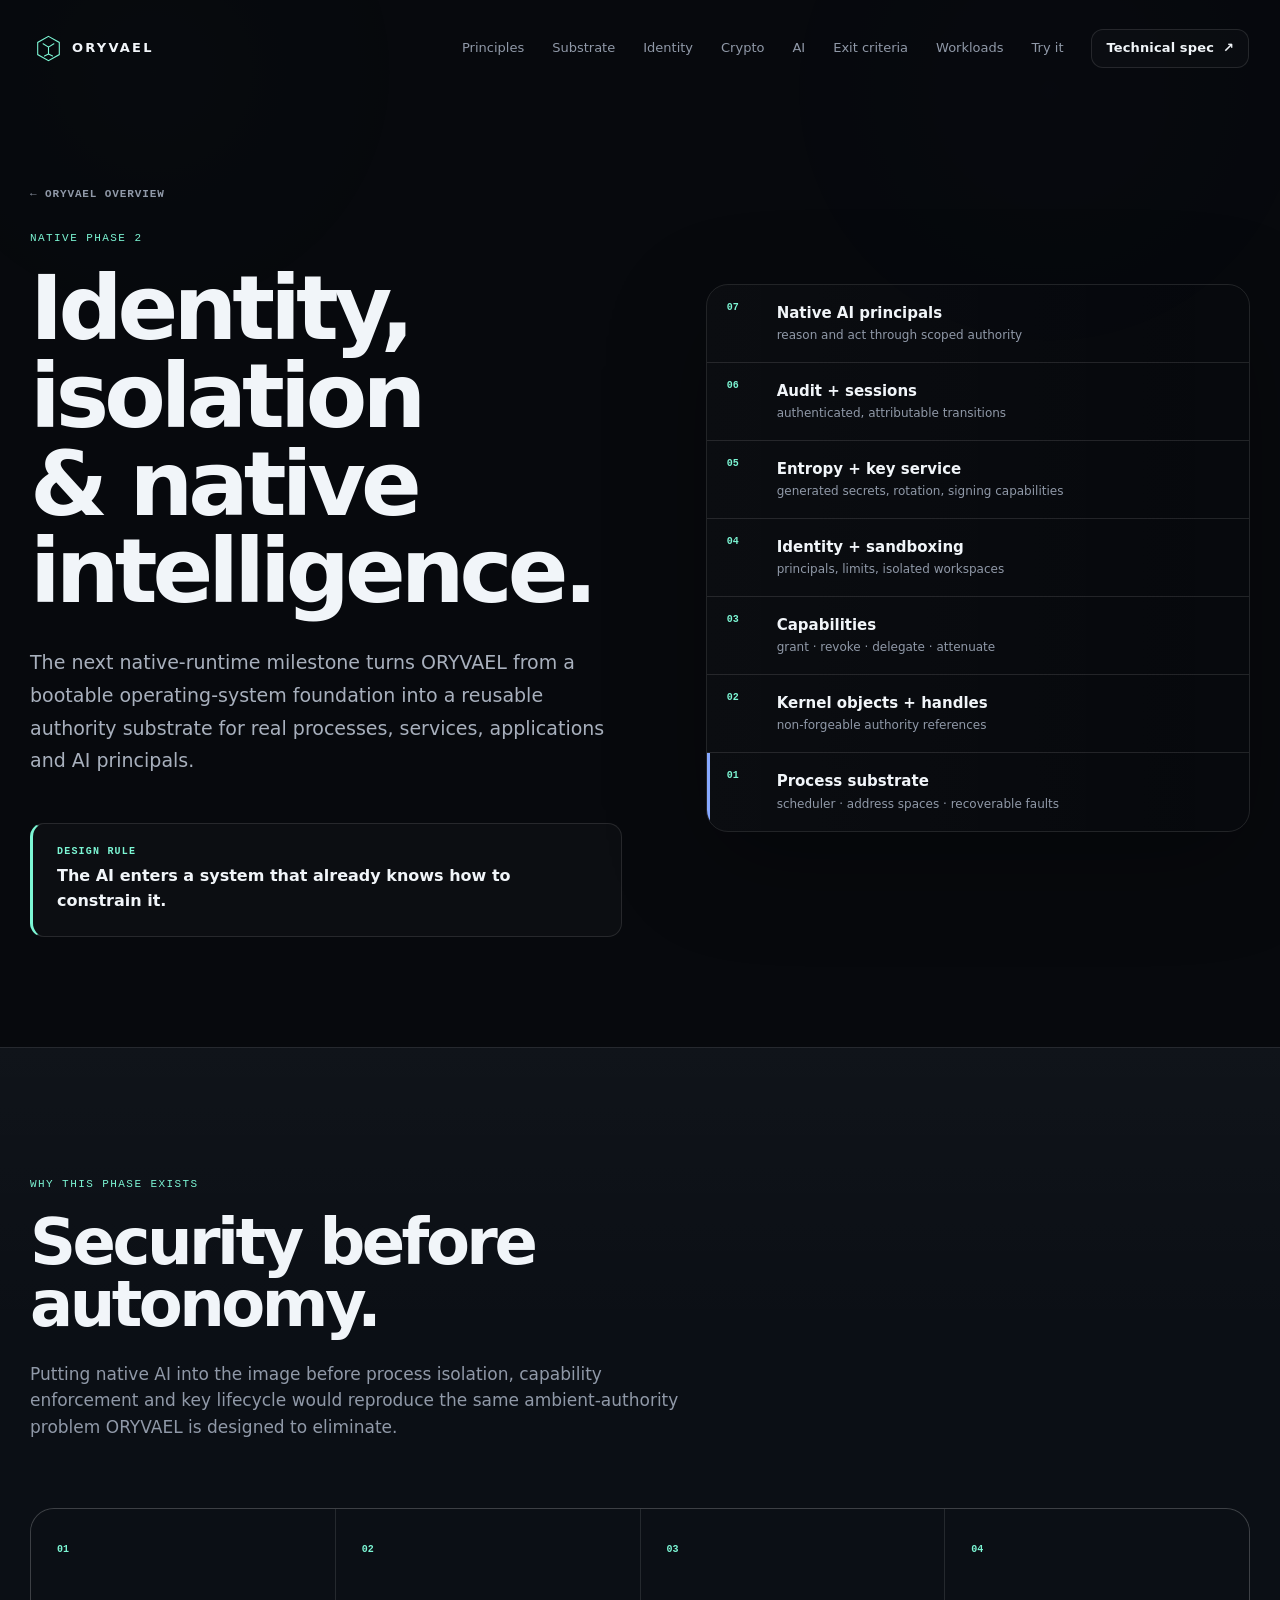
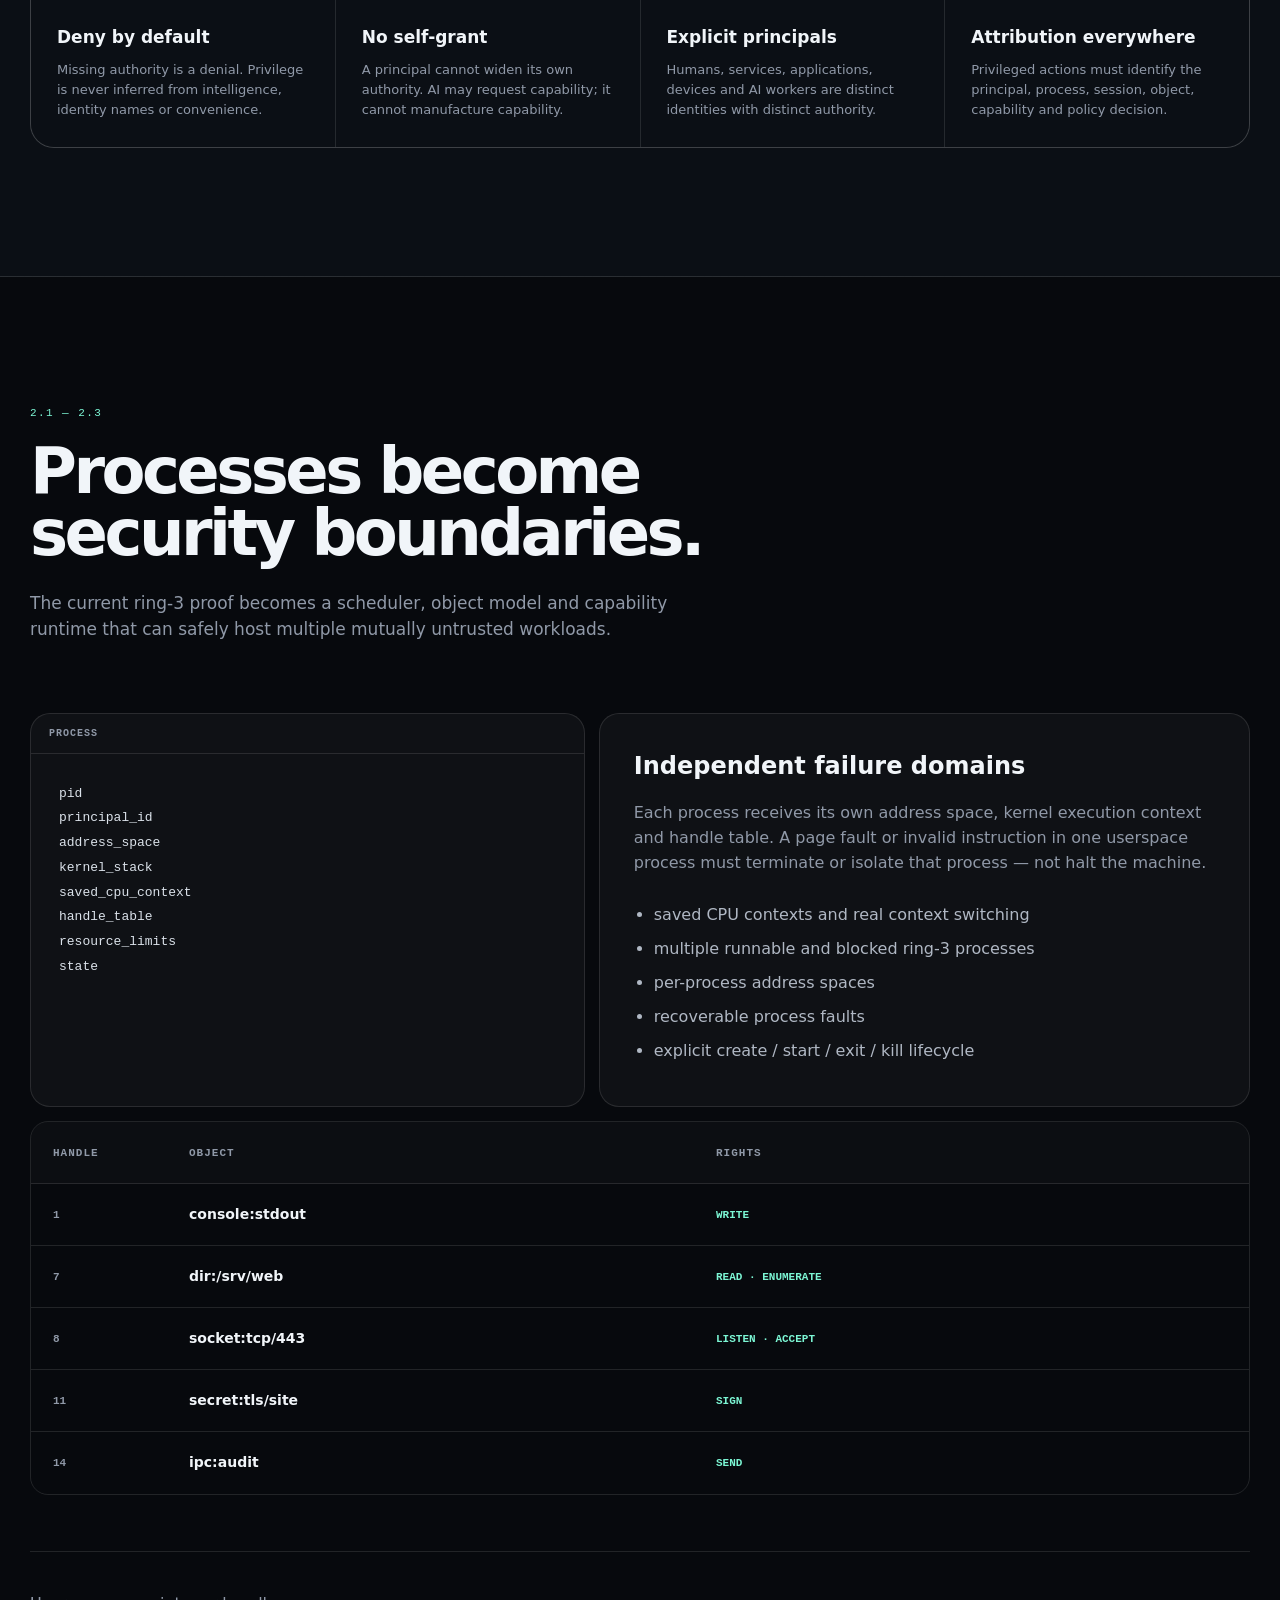
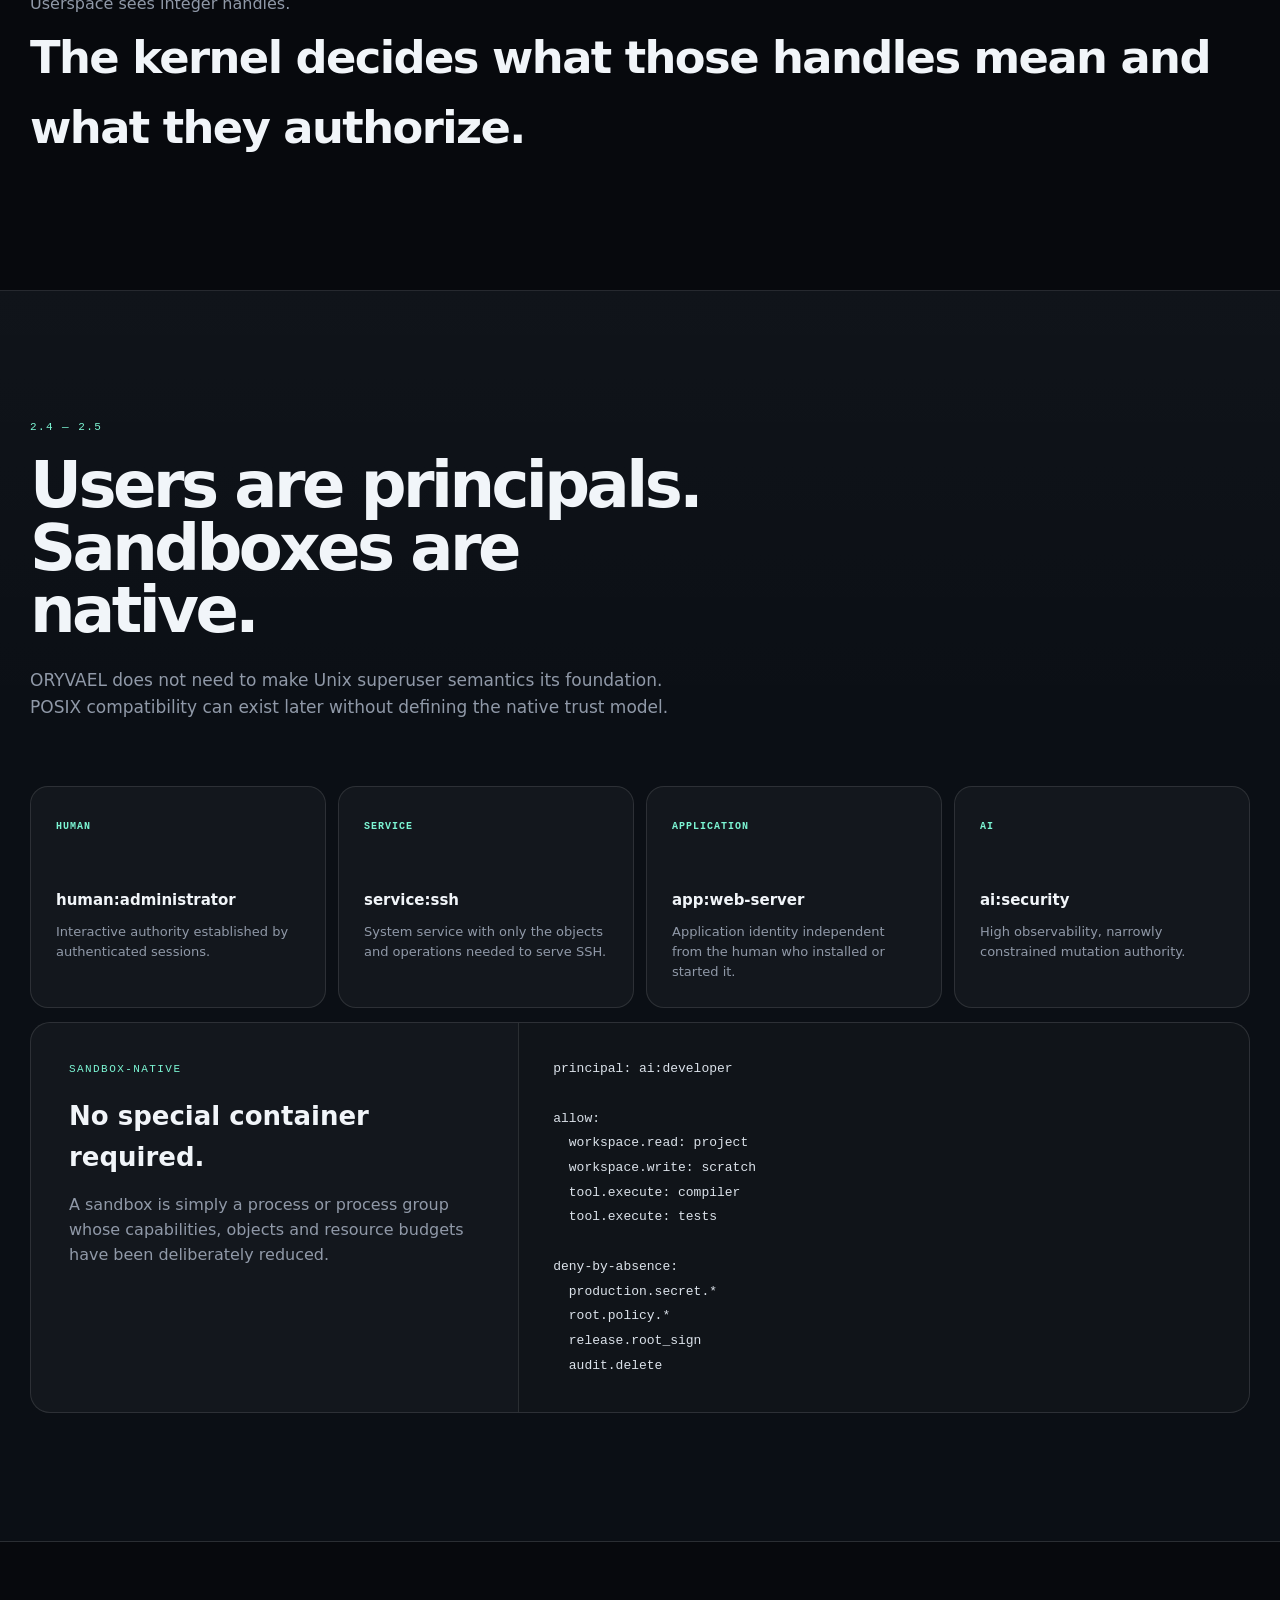
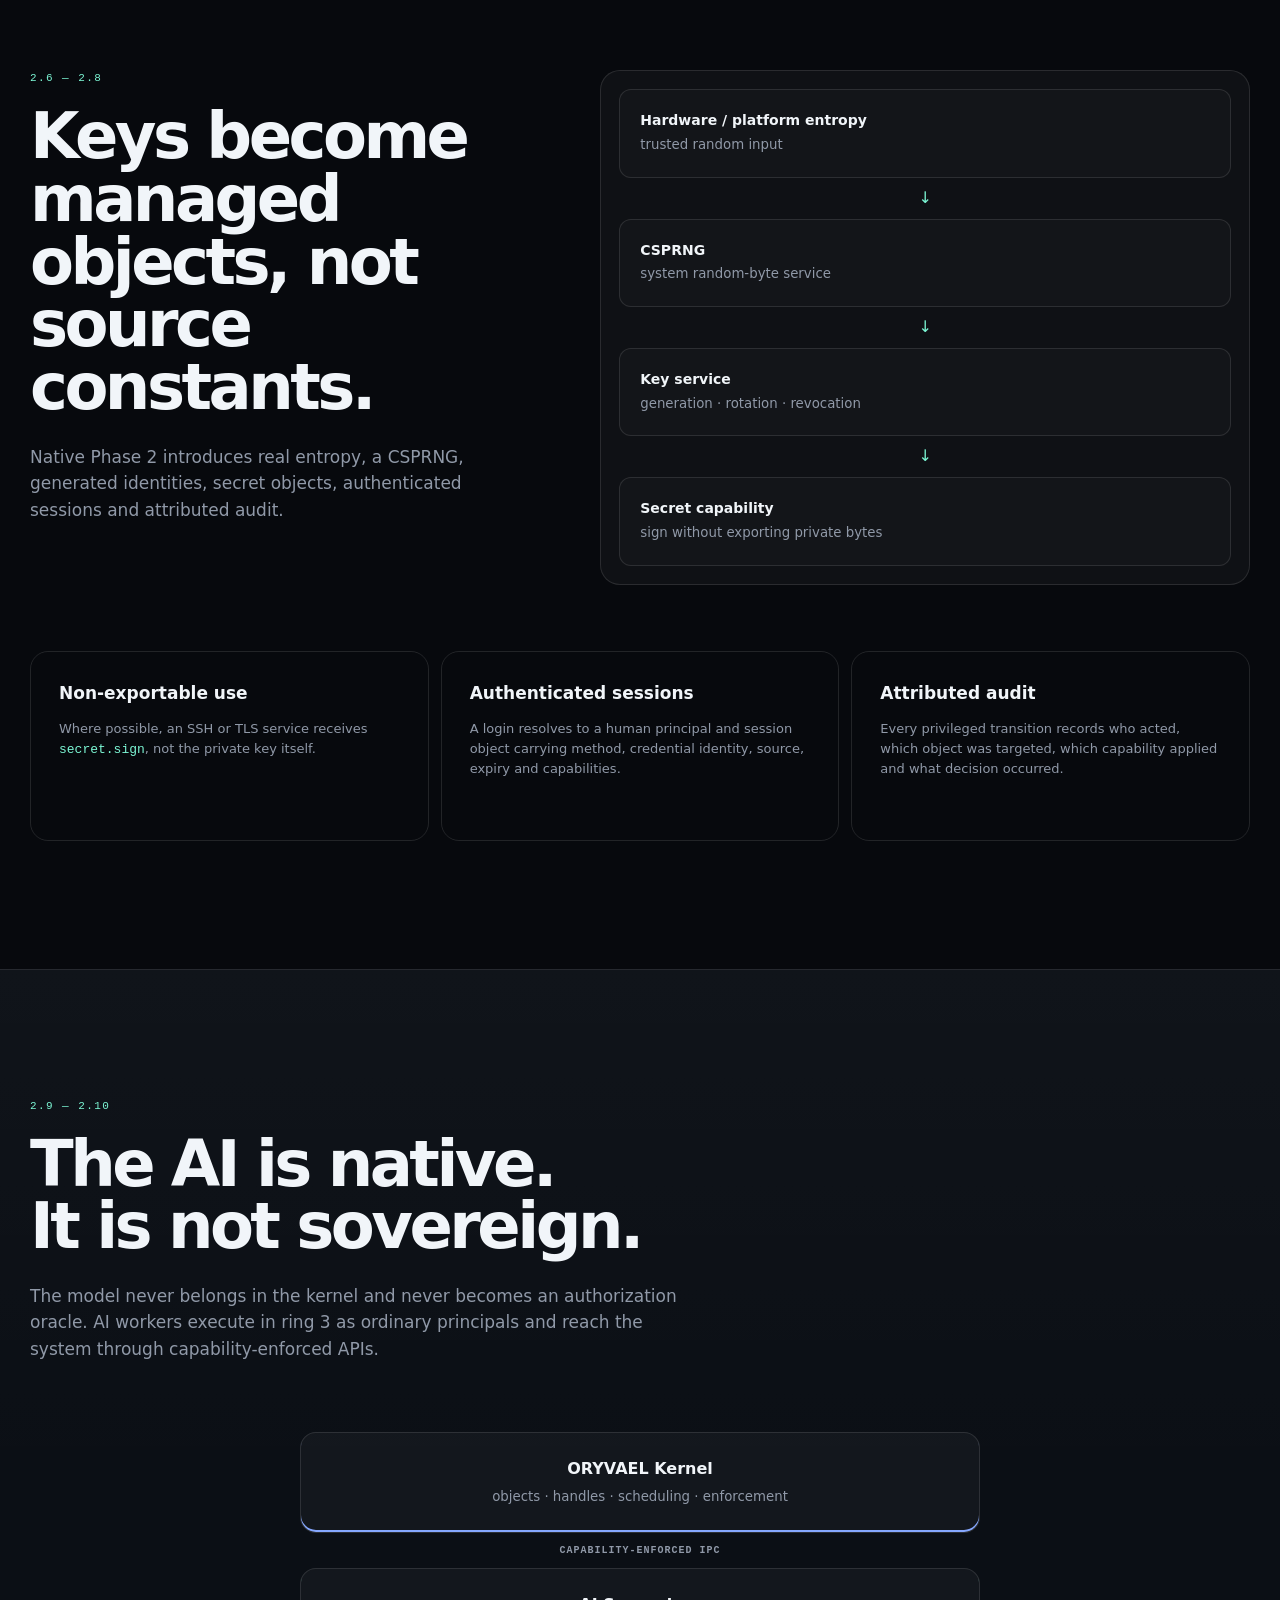
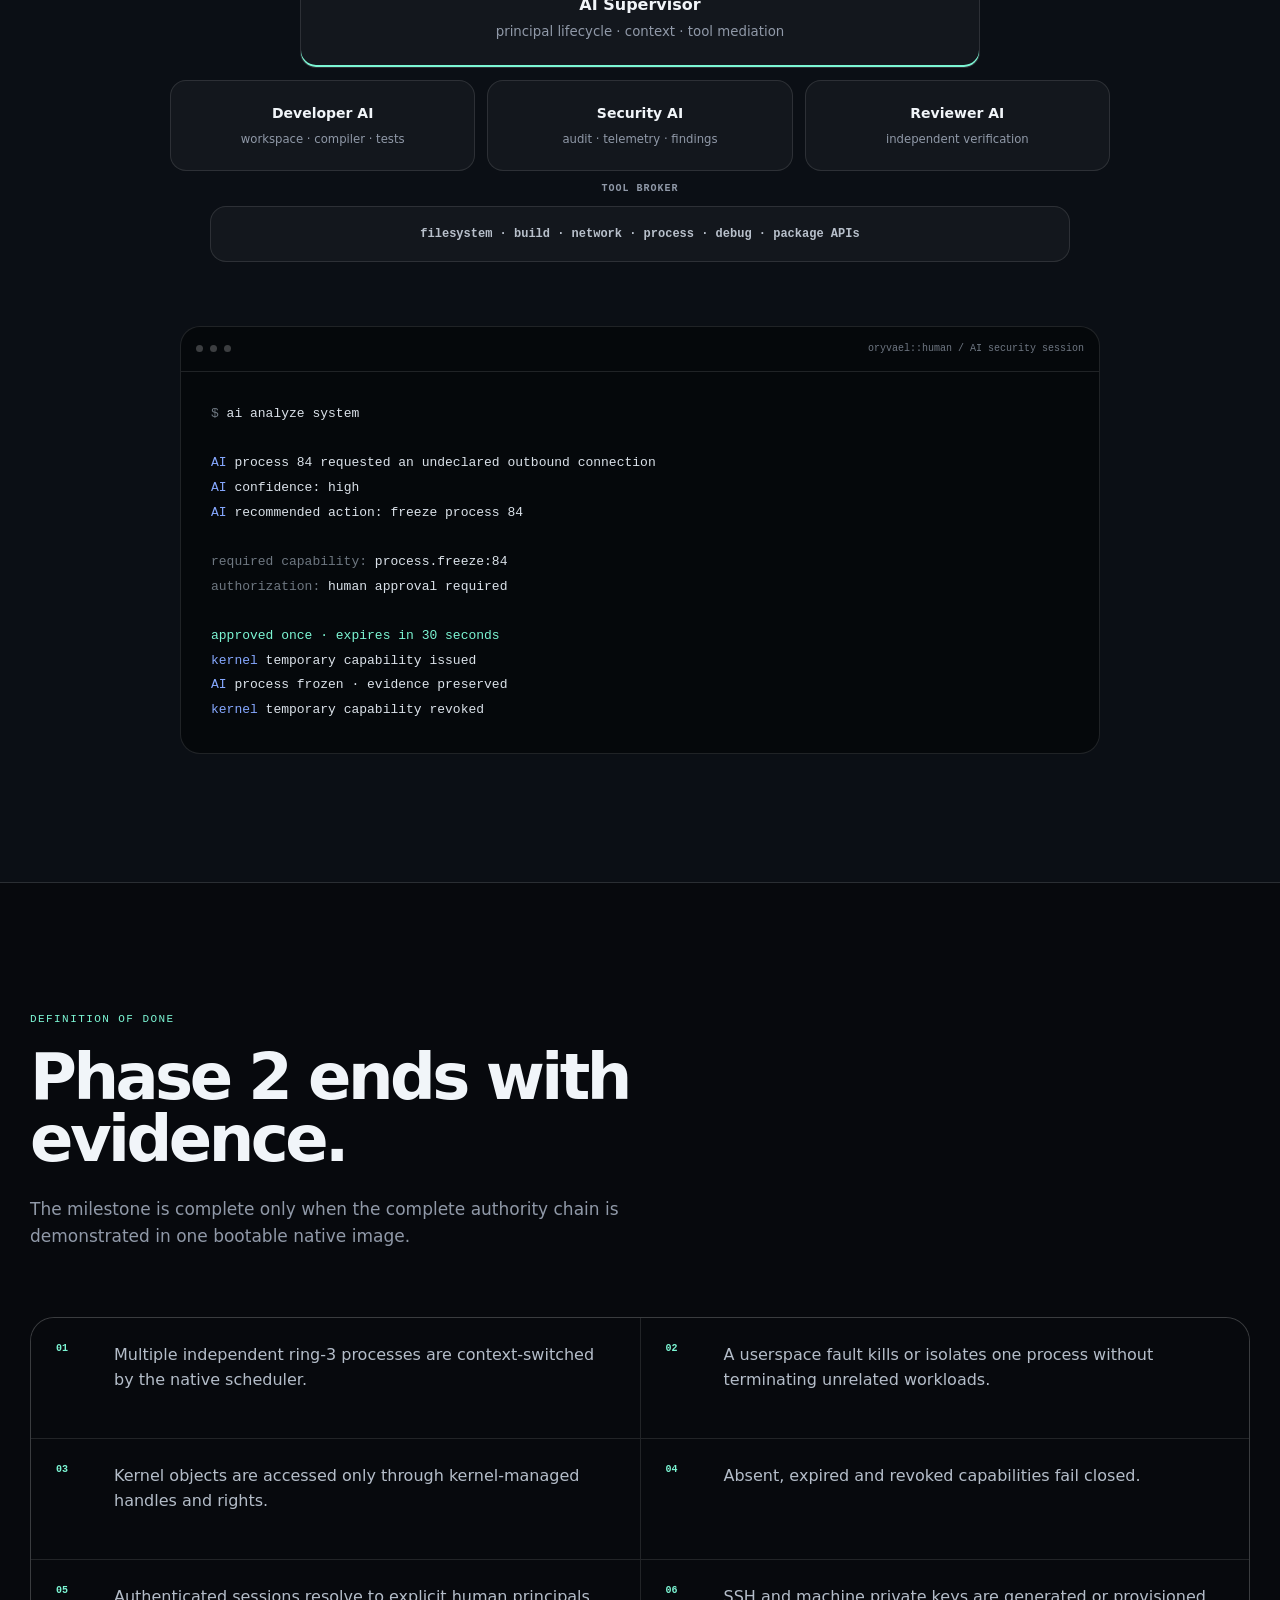
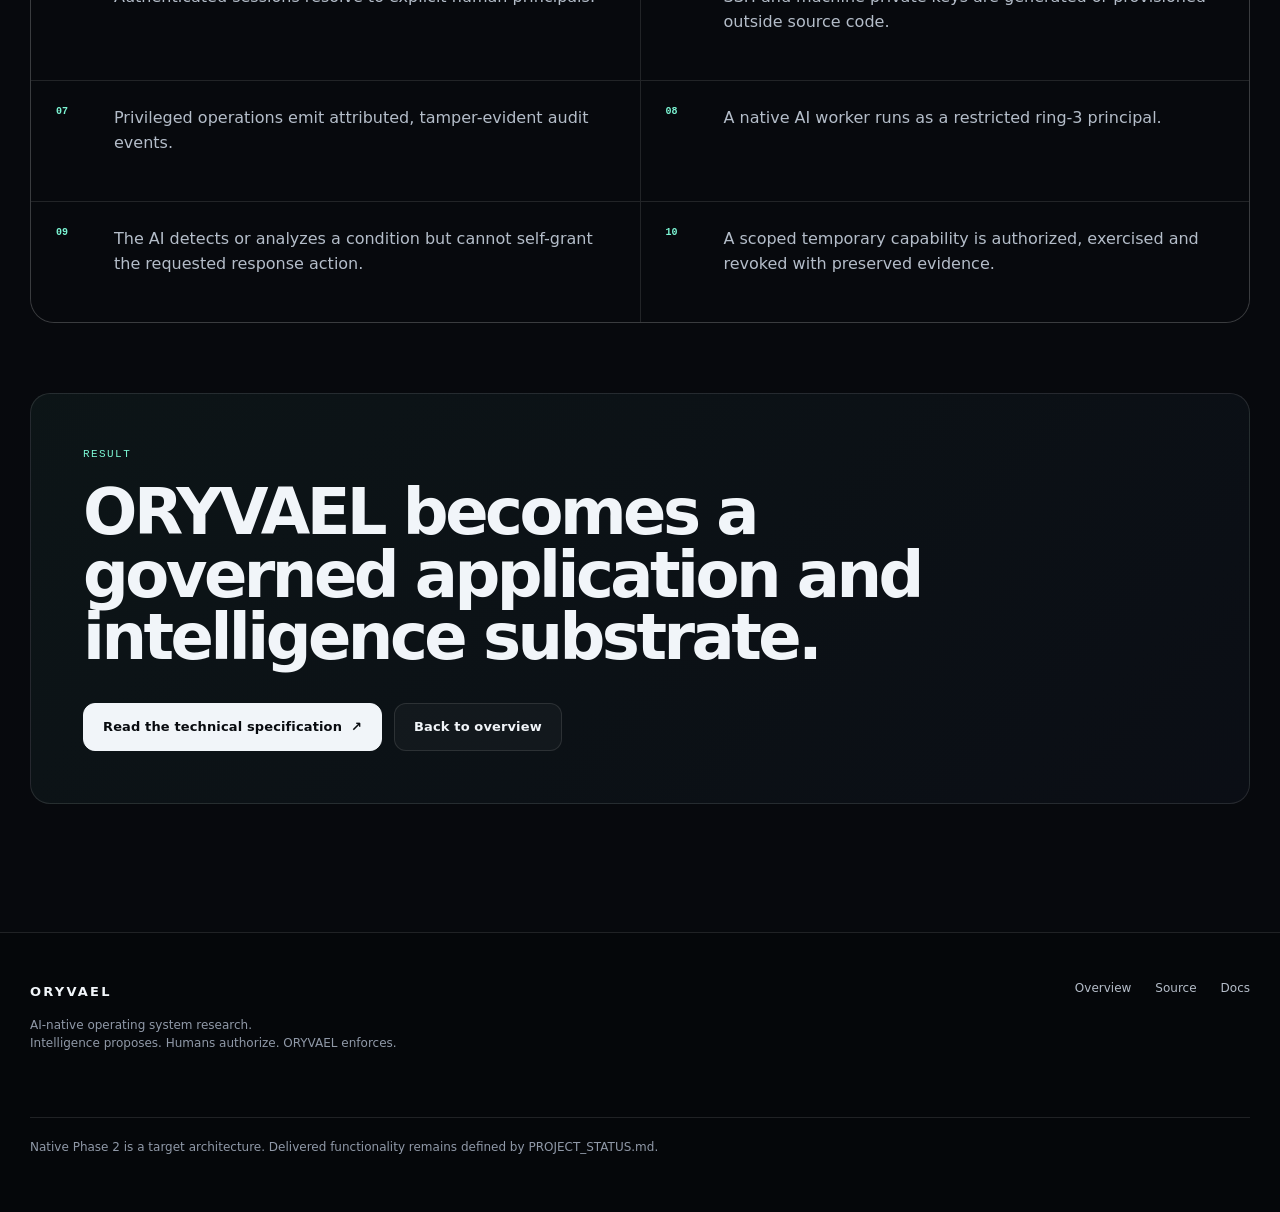
<file: phase-2.html>
<!doctype html>
<html lang="en">
<head>
  <meta charset="utf-8" />
  <meta name="viewport" content="width=device-width, initial-scale=1" />
  <meta name="theme-color" content="#07090d" />
  <meta name="description" content="ORYVAEL Native Phase 2: identity, isolation, capabilities, cryptographic key lifecycle and governed native AI." />
  <meta property="og:title" content="ORYVAEL Native Phase 2 — Identity, Isolation & Native Intelligence" />
  <meta property="og:description" content="The architecture that turns ORYVAEL from a native-kernel proof into a governed substrate for applications, services and AI principals." />
  <meta property="og:type" content="website" />
  <title>ORYVAEL — Native Phase 2</title>
  <link rel="stylesheet" href="styles.css" />
  <link rel="stylesheet" href="phase-2.css" />
  <script defer src="script.js"></script>
</head>
<body>
  <div class="noise" aria-hidden="true"></div>

  <header class="site-header" data-header>
    <a class="brand" href="index.html" aria-label="ORYVAEL home">
      <svg class="brand-mark" viewBox="0 0 40 40" aria-hidden="true">
        <path d="M20 2 36 11v18L20 38 4 29V11L20 2Z" fill="none" stroke="currentColor" stroke-width="1.6"/>
        <path d="m12 13 8 5 8-5M20 18v10m-6 3 6-3 6 3" fill="none" stroke="currentColor" stroke-width="1.6" stroke-linecap="round" stroke-linejoin="round"/>
      </svg>
      <span>ORYVAEL</span>
    </a>
    <nav class="nav" aria-label="Phase 2 navigation">
      <a href="#principles">Principles</a>
      <a href="#substrate">Substrate</a>
      <a href="#identity">Identity</a>
      <a href="#crypto">Crypto</a>
      <a href="#intelligence">AI</a>
      <a href="#exit">Exit criteria</a>
    </nav>
    <a class="button button-compact button-ghost" href="https://github.com/jellero/ORYVAEL/blob/main/docs/architecture/native-phase-2.md" target="_blank" rel="noreferrer">Technical spec <span aria-hidden="true">↗</span></a>
  </header>

  <main>
    <section class="phase-hero section-shell">
      <div class="phase-hero-copy reveal">
        <a class="back-link" href="index.html">← ORYVAEL overview</a>
        <p class="kicker">Native Phase 2</p>
        <h1>Identity, isolation<br />& native intelligence.</h1>
        <p class="phase-lead">
          The next native-runtime milestone turns ORYVAEL from a bootable operating-system foundation into a reusable authority substrate for real processes, services, applications and AI principals.
        </p>
        <div class="phase-callout">
          <span>Design rule</span>
          <strong>The AI enters a system that already knows how to constrain it.</strong>
        </div>
      </div>

      <div class="phase-stack reveal" aria-label="Native Phase 2 dependency order">
        <div><span>07</span><b>Native AI principals</b><small>reason and act through scoped authority</small></div>
        <div><span>06</span><b>Audit + sessions</b><small>authenticated, attributable transitions</small></div>
        <div><span>05</span><b>Entropy + key service</b><small>generated secrets, rotation, signing capabilities</small></div>
        <div><span>04</span><b>Identity + sandboxing</b><small>principals, limits, isolated workspaces</small></div>
        <div><span>03</span><b>Capabilities</b><small>grant · revoke · delegate · attenuate</small></div>
        <div><span>02</span><b>Kernel objects + handles</b><small>non-forgeable authority references</small></div>
        <div class="phase-stack-foundation"><span>01</span><b>Process substrate</b><small>scheduler · address spaces · recoverable faults</small></div>
      </div>
    </section>

    <section class="section section-dark" id="principles">
      <div class="section-shell">
        <div class="section-heading reveal">
          <p class="kicker">Why this phase exists</p>
          <h2>Security before autonomy.</h2>
          <p>Putting native AI into the image before process isolation, capability enforcement and key lifecycle would reproduce the same ambient-authority problem ORYVAEL is designed to eliminate.</p>
        </div>
        <div class="phase-principles reveal">
          <article><span>01</span><h3>Deny by default</h3><p>Missing authority is a denial. Privilege is never inferred from intelligence, identity names or convenience.</p></article>
          <article><span>02</span><h3>No self-grant</h3><p>A principal cannot widen its own authority. AI may request capability; it cannot manufacture capability.</p></article>
          <article><span>03</span><h3>Explicit principals</h3><p>Humans, services, applications, devices and AI workers are distinct identities with distinct authority.</p></article>
          <article><span>04</span><h3>Attribution everywhere</h3><p>Privileged actions must identify the principal, process, session, object, capability and policy decision.</p></article>
        </div>
      </div>
    </section>

    <section class="section-shell section" id="substrate">
      <div class="section-heading reveal">
        <p class="kicker">2.1 — 2.3</p>
        <h2>Processes become security boundaries.</h2>
        <p>The current ring-3 proof becomes a scheduler, object model and capability runtime that can safely host multiple mutually untrusted workloads.</p>
      </div>

      <div class="architecture-pair">
        <article class="code-panel reveal">
          <div class="code-panel-title">Process</div>
          <pre><code>pid
principal_id
address_space
kernel_stack
saved_cpu_context
handle_table
resource_limits
state</code></pre>
        </article>
        <article class="phase-copy reveal">
          <h3>Independent failure domains</h3>
          <p>Each process receives its own address space, kernel execution context and handle table. A page fault or invalid instruction in one userspace process must terminate or isolate that process — not halt the machine.</p>
          <ul>
            <li>saved CPU contexts and real context switching</li>
            <li>multiple runnable and blocked ring-3 processes</li>
            <li>per-process address spaces</li>
            <li>recoverable process faults</li>
            <li>explicit create / start / exit / kill lifecycle</li>
          </ul>
        </article>
      </div>

      <div class="object-table reveal">
        <div class="object-table-head"><span>HANDLE</span><span>OBJECT</span><span>RIGHTS</span></div>
        <div><span>1</span><b>console:stdout</b><code>WRITE</code></div>
        <div><span>7</span><b>dir:/srv/web</b><code>READ · ENUMERATE</code></div>
        <div><span>8</span><b>socket:tcp/443</b><code>LISTEN · ACCEPT</code></div>
        <div><span>11</span><b>secret:tls/site</b><code>SIGN</code></div>
        <div><span>14</span><b>ipc:audit</b><code>SEND</code></div>
      </div>

      <div class="phase-statement reveal">
        <p>Userspace sees integer handles.</p>
        <strong>The kernel decides what those handles mean and what they authorize.</strong>
      </div>
    </section>

    <section class="section section-dark" id="identity">
      <div class="section-shell">
        <div class="section-heading reveal">
          <p class="kicker">2.4 — 2.5</p>
          <h2>Users are principals.<br />Sandboxes are native.</h2>
          <p>ORYVAEL does not need to make Unix superuser semantics its foundation. POSIX compatibility can exist later without defining the native trust model.</p>
        </div>

        <div class="principal-grid reveal">
          <article><span>human</span><strong>human:administrator</strong><p>Interactive authority established by authenticated sessions.</p></article>
          <article><span>service</span><strong>service:ssh</strong><p>System service with only the objects and operations needed to serve SSH.</p></article>
          <article><span>application</span><strong>app:web-server</strong><p>Application identity independent from the human who installed or started it.</p></article>
          <article><span>AI</span><strong>ai:security</strong><p>High observability, narrowly constrained mutation authority.</p></article>
        </div>

        <div class="sandbox-example reveal">
          <div>
            <p class="kicker">Sandbox-native</p>
            <h3>No special container required.</h3>
            <p>A sandbox is simply a process or process group whose capabilities, objects and resource budgets have been deliberately reduced.</p>
          </div>
          <pre><code>principal: ai:developer

allow:
  workspace.read: project
  workspace.write: scratch
  tool.execute: compiler
  tool.execute: tests

deny-by-absence:
  production.secret.*
  root.policy.*
  release.root_sign
  audit.delete</code></pre>
        </div>
      </div>
    </section>

    <section class="section-shell section" id="crypto">
      <div class="split">
        <div class="section-heading reveal">
          <p class="kicker">2.6 — 2.8</p>
          <h2>Keys become managed objects, not source constants.</h2>
          <p>Native Phase 2 introduces real entropy, a CSPRNG, generated identities, secret objects, authenticated sessions and attributed audit.</p>
        </div>
        <div class="crypto-flow reveal">
          <div><b>Hardware / platform entropy</b><small>trusted random input</small></div>
          <i>↓</i>
          <div><b>CSPRNG</b><small>system random-byte service</small></div>
          <i>↓</i>
          <div><b>Key service</b><small>generation · rotation · revocation</small></div>
          <i>↓</i>
          <div><b>Secret capability</b><small>sign without exporting private bytes</small></div>
        </div>
      </div>

      <div class="phase-feature-grid reveal">
        <article><h3>Non-exportable use</h3><p>Where possible, an SSH or TLS service receives <code>secret.sign</code>, not the private key itself.</p></article>
        <article><h3>Authenticated sessions</h3><p>A login resolves to a human principal and session object carrying method, credential identity, source, expiry and capabilities.</p></article>
        <article><h3>Attributed audit</h3><p>Every privileged transition records who acted, which object was targeted, which capability applied and what decision occurred.</p></article>
      </div>
    </section>

    <section class="section section-dark" id="intelligence">
      <div class="section-shell">
        <div class="section-heading reveal">
          <p class="kicker">2.9 — 2.10</p>
          <h2>The AI is native.<br />It is not sovereign.</h2>
          <p>The model never belongs in the kernel and never becomes an authorization oracle. AI workers execute in ring 3 as ordinary principals and reach the system through capability-enforced APIs.</p>
        </div>

        <div class="ai-architecture reveal">
          <div class="ai-node ai-kernel">ORYVAEL Kernel<small>objects · handles · scheduling · enforcement</small></div>
          <div class="ai-link">capability-enforced IPC</div>
          <div class="ai-node ai-supervisor">AI Supervisor<small>principal lifecycle · context · tool mediation</small></div>
          <div class="ai-workers">
            <div>Developer AI<small>workspace · compiler · tests</small></div>
            <div>Security AI<small>audit · telemetry · findings</small></div>
            <div>Reviewer AI<small>independent verification</small></div>
          </div>
          <div class="ai-link">Tool Broker</div>
          <div class="ai-tools">filesystem · build · network · process · debug · package APIs</div>
        </div>

        <div class="security-session reveal">
          <div class="terminal-top"><span></span><span></span><span></span><b>oryvael::human / AI security session</b></div>
          <pre><code><span class="term-dim">$</span> ai analyze system

<span class="term-label">AI</span> process 84 requested an undeclared outbound connection
<span class="term-label">AI</span> confidence: high
<span class="term-label">AI</span> recommended action: freeze process 84

<span class="term-dim">required capability:</span> process.freeze:84
<span class="term-dim">authorization:</span> human approval required

<span class="term-ok">approved once · expires in 30 seconds</span>
<span class="term-label">kernel</span> temporary capability issued
<span class="term-label">AI</span> process frozen · evidence preserved
<span class="term-label">kernel</span> temporary capability revoked</code></pre>
        </div>
      </div>
    </section>

    <section class="section-shell section" id="exit">
      <div class="section-heading reveal">
        <p class="kicker">Definition of done</p>
        <h2>Phase 2 ends with evidence.</h2>
        <p>The milestone is complete only when the complete authority chain is demonstrated in one bootable native image.</p>
      </div>

      <ol class="exit-grid reveal">
        <li><span>01</span><p>Multiple independent ring-3 processes are context-switched by the native scheduler.</p></li>
        <li><span>02</span><p>A userspace fault kills or isolates one process without terminating unrelated workloads.</p></li>
        <li><span>03</span><p>Kernel objects are accessed only through kernel-managed handles and rights.</p></li>
        <li><span>04</span><p>Absent, expired and revoked capabilities fail closed.</p></li>
        <li><span>05</span><p>Authenticated sessions resolve to explicit human principals.</p></li>
        <li><span>06</span><p>SSH and machine private keys are generated or provisioned outside source code.</p></li>
        <li><span>07</span><p>Privileged operations emit attributed, tamper-evident audit events.</p></li>
        <li><span>08</span><p>A native AI worker runs as a restricted ring-3 principal.</p></li>
        <li><span>09</span><p>The AI detects or analyzes a condition but cannot self-grant the requested response action.</p></li>
        <li><span>10</span><p>A scoped temporary capability is authorized, exercised and revoked with preserved evidence.</p></li>
      </ol>

      <div class="phase-final reveal">
        <p class="kicker">Result</p>
        <h2>ORYVAEL becomes a governed application and intelligence substrate.</h2>
        <div class="hero-actions">
          <a class="button button-primary" href="https://github.com/jellero/ORYVAEL/blob/main/docs/architecture/native-phase-2.md" target="_blank" rel="noreferrer">Read the technical specification <span aria-hidden="true">↗</span></a>
          <a class="button button-secondary" href="index.html">Back to overview</a>
        </div>
      </div>
    </section>
  </main>

  <footer class="footer">
    <div class="section-shell footer-inner">
      <div>
        <a class="brand" href="index.html"><span>ORYVAEL</span></a>
        <p>AI-native operating system research.<br />Intelligence proposes. Humans authorize. ORYVAEL enforces.</p>
      </div>
      <div class="footer-links">
        <a href="index.html">Overview</a>
        <a href="https://github.com/jellero/ORYVAEL" target="_blank" rel="noreferrer">Source</a>
        <a href="https://github.com/jellero/ORYVAEL/tree/main/docs" target="_blank" rel="noreferrer">Docs</a>
      </div>
      <p class="footer-meta">Native Phase 2 is a target architecture. Delivered functionality remains defined by PROJECT_STATUS.md.</p>
    </div>
  </footer>
</body>
</html>
</file>
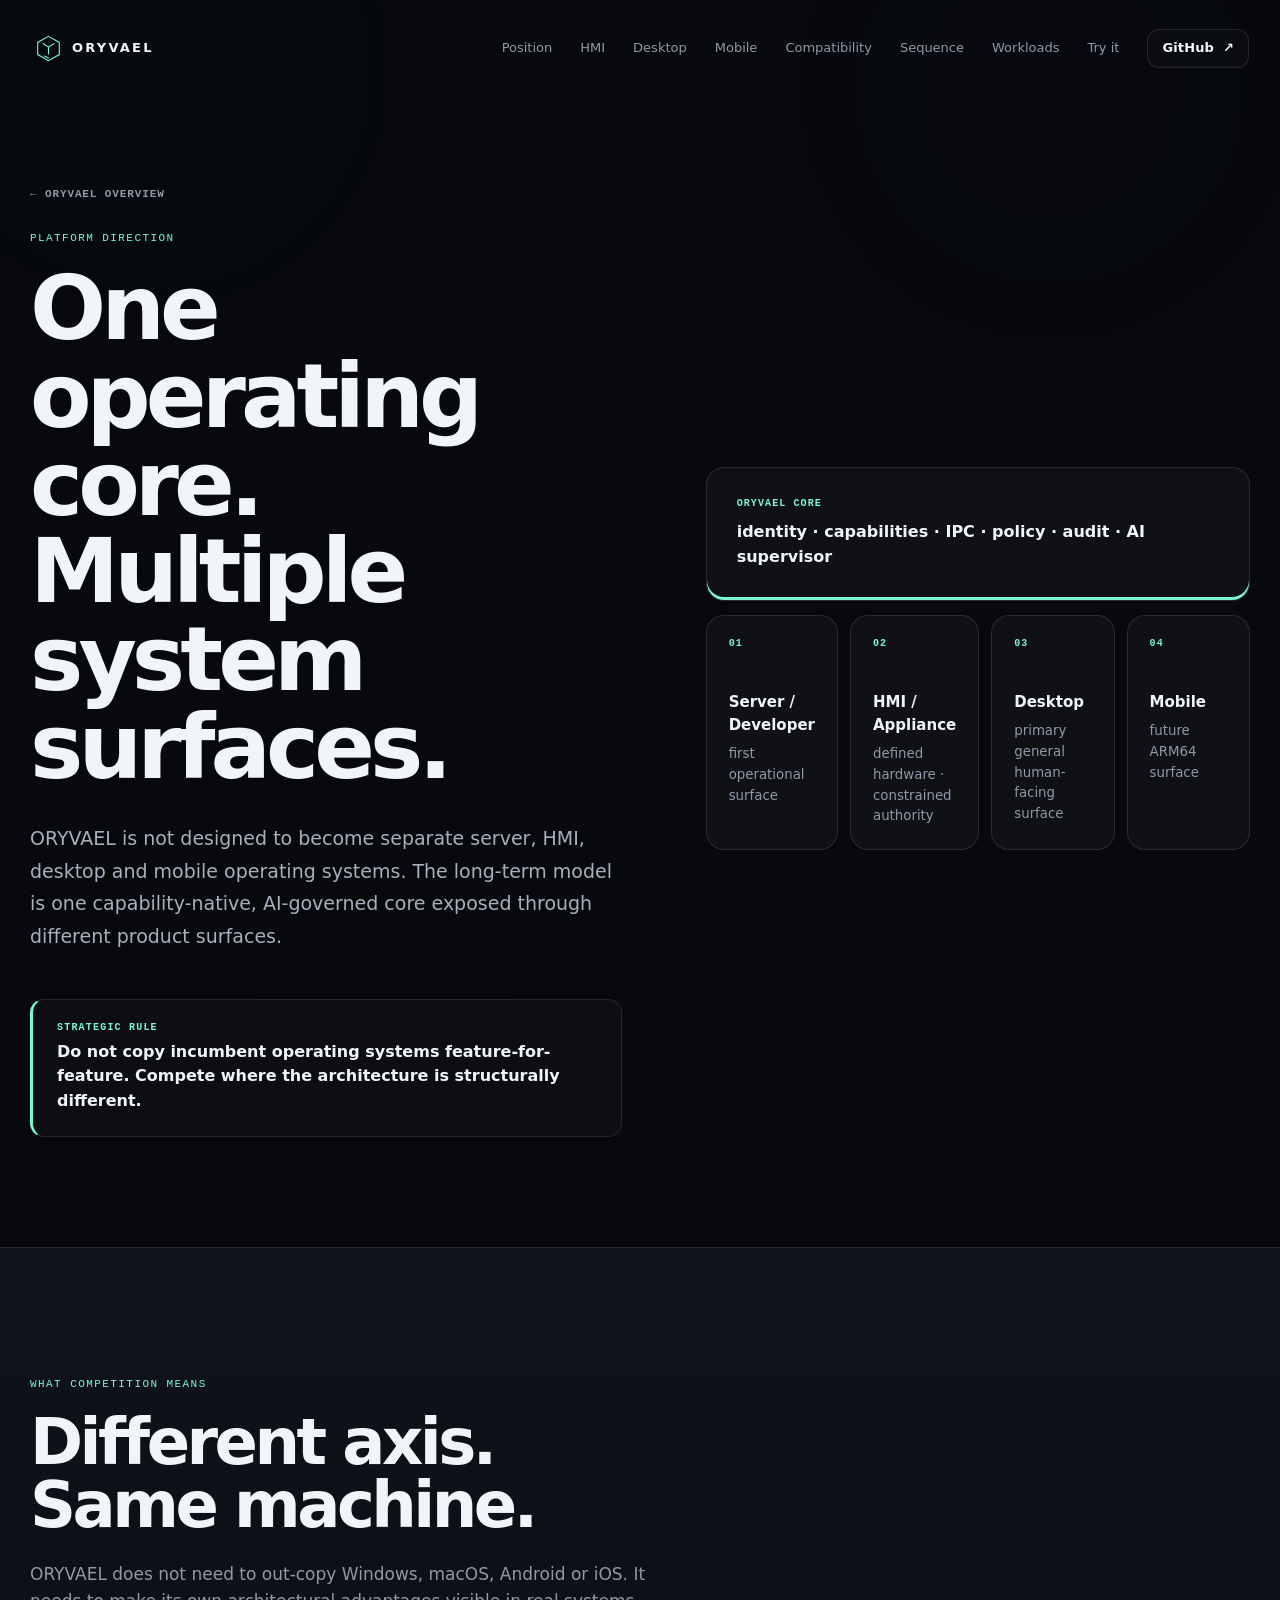
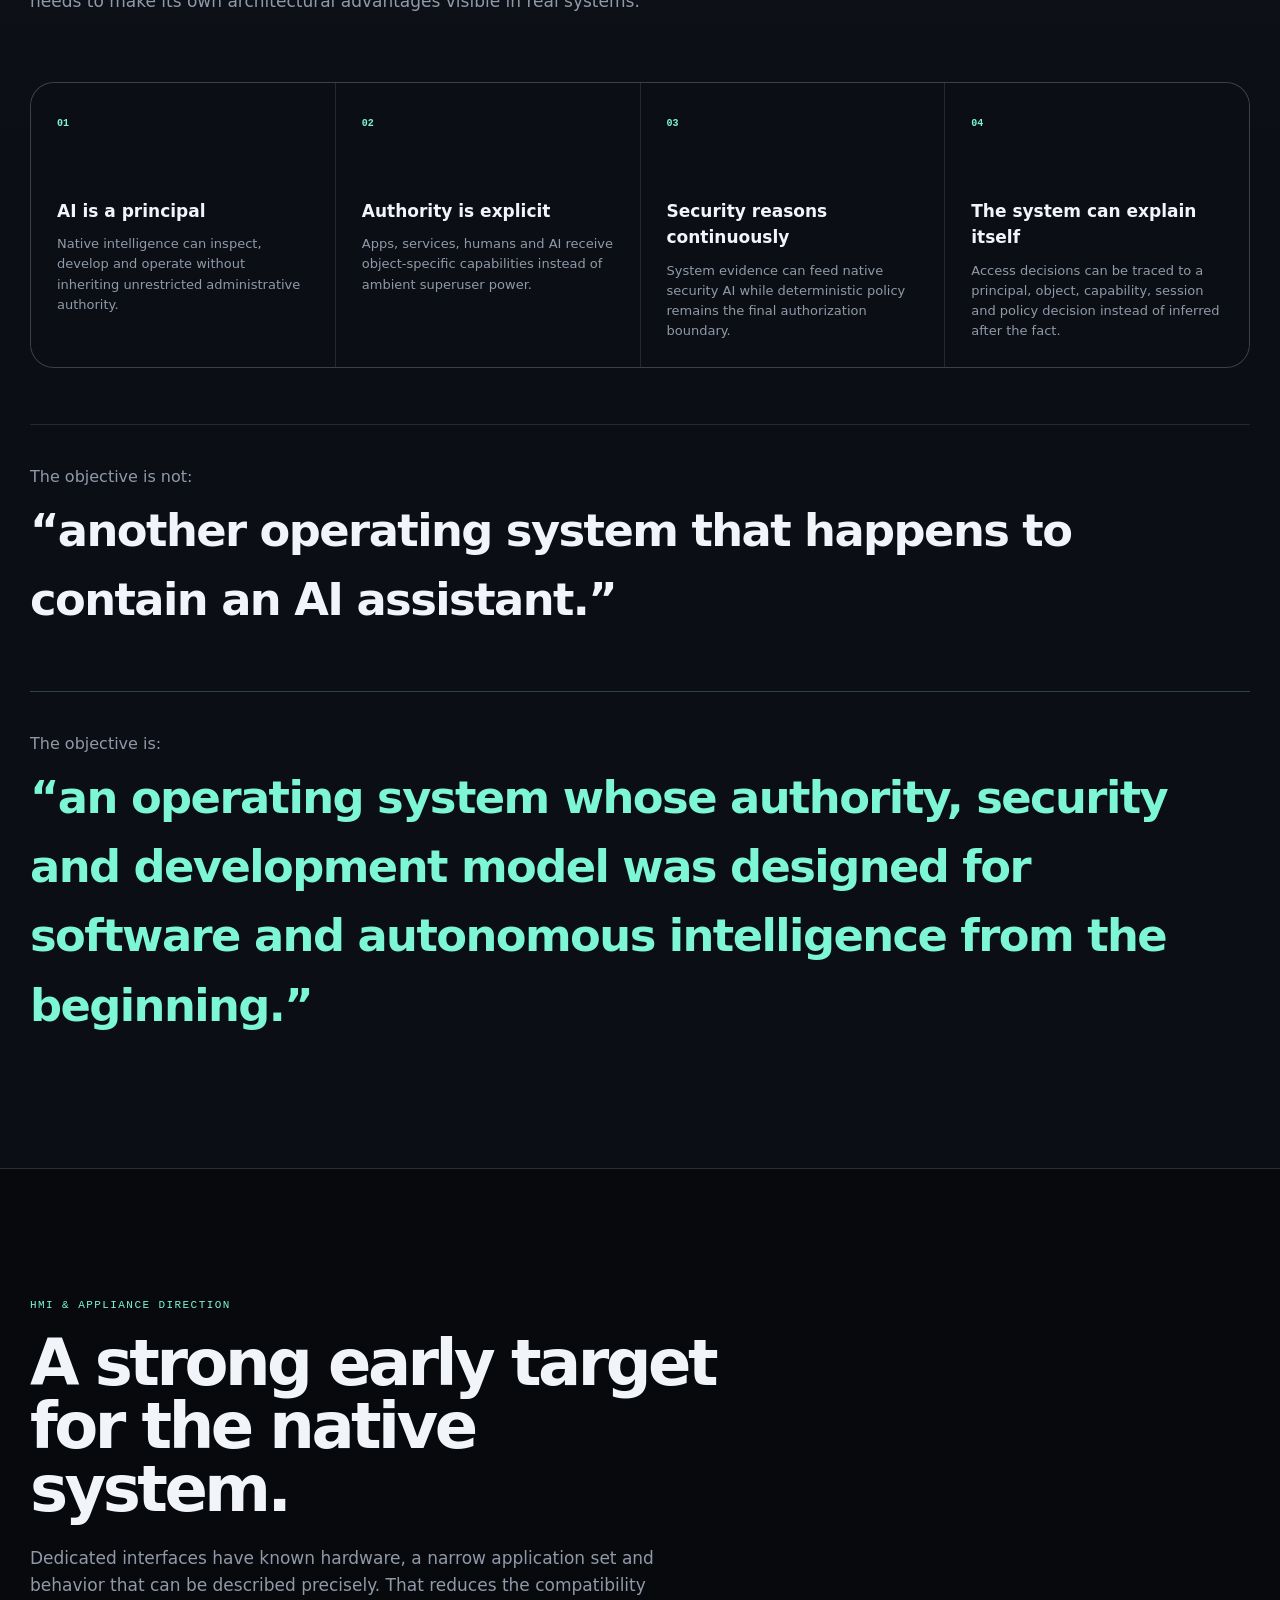
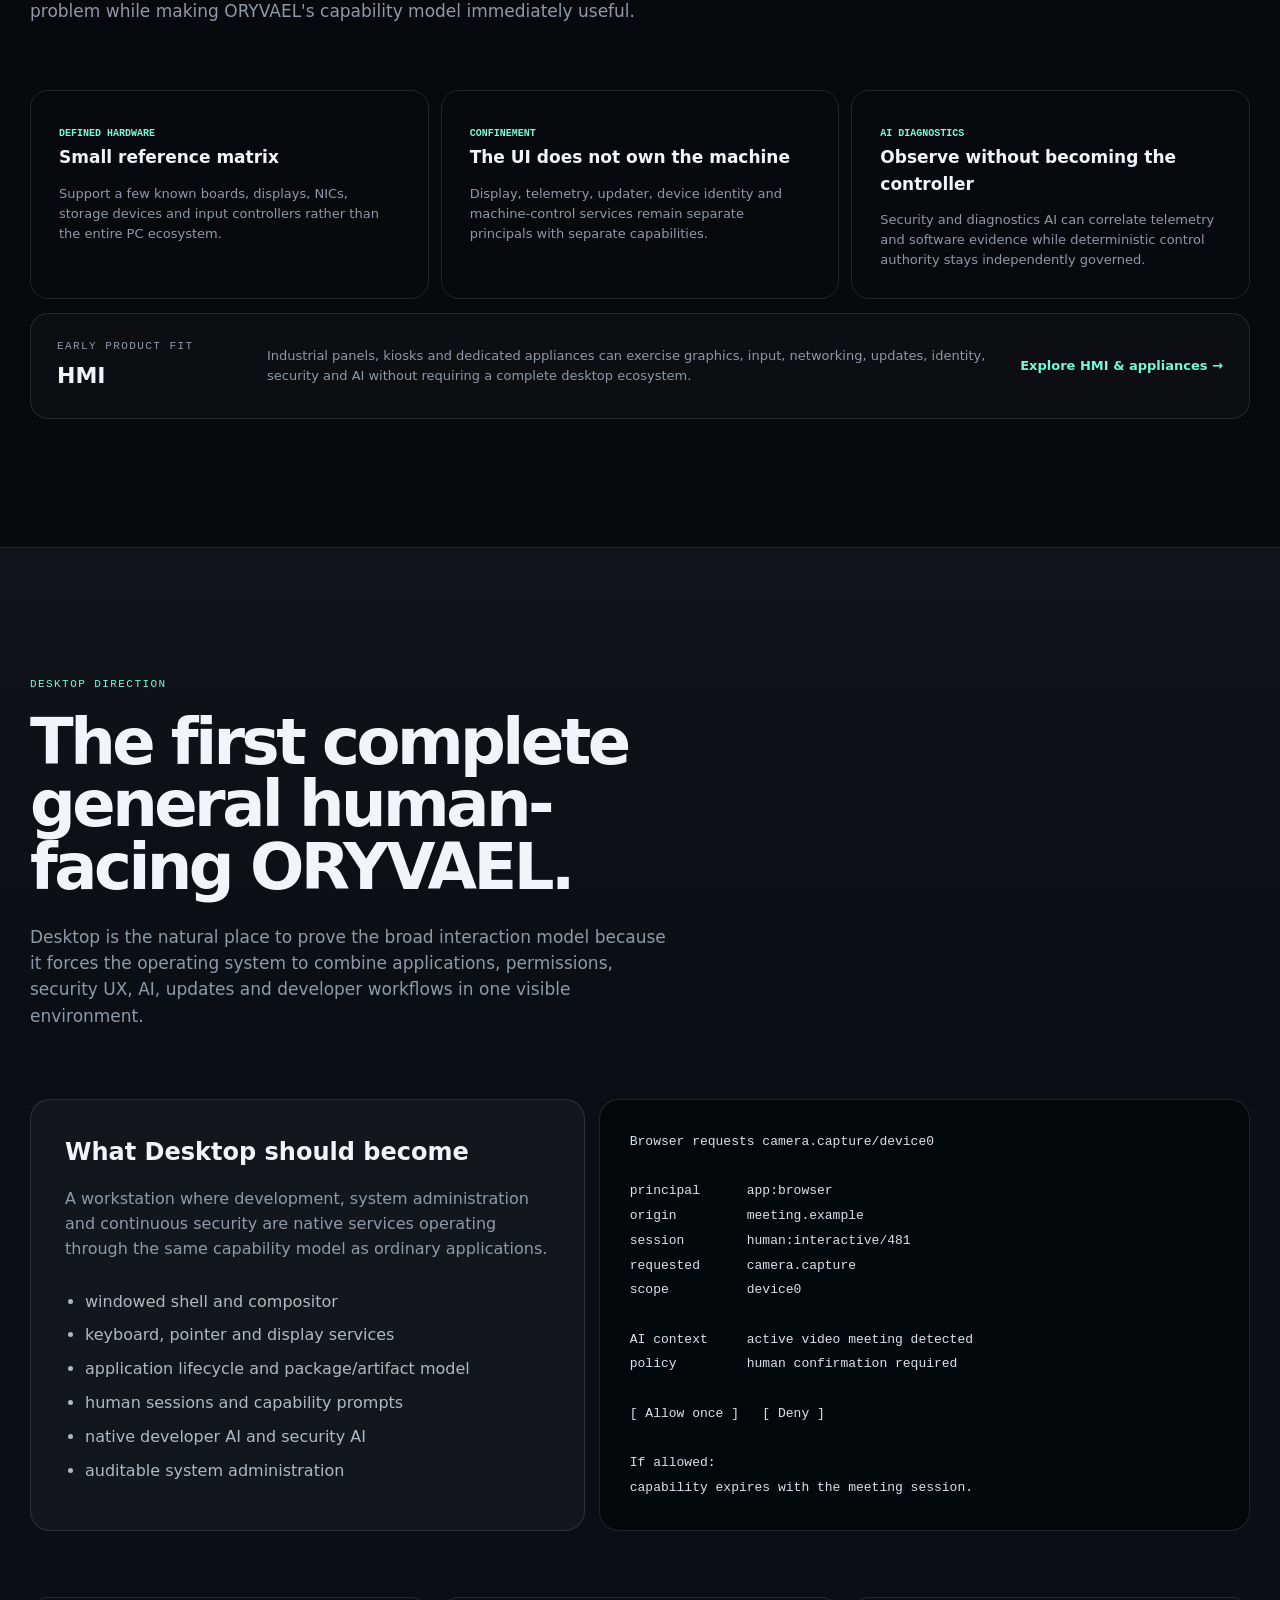
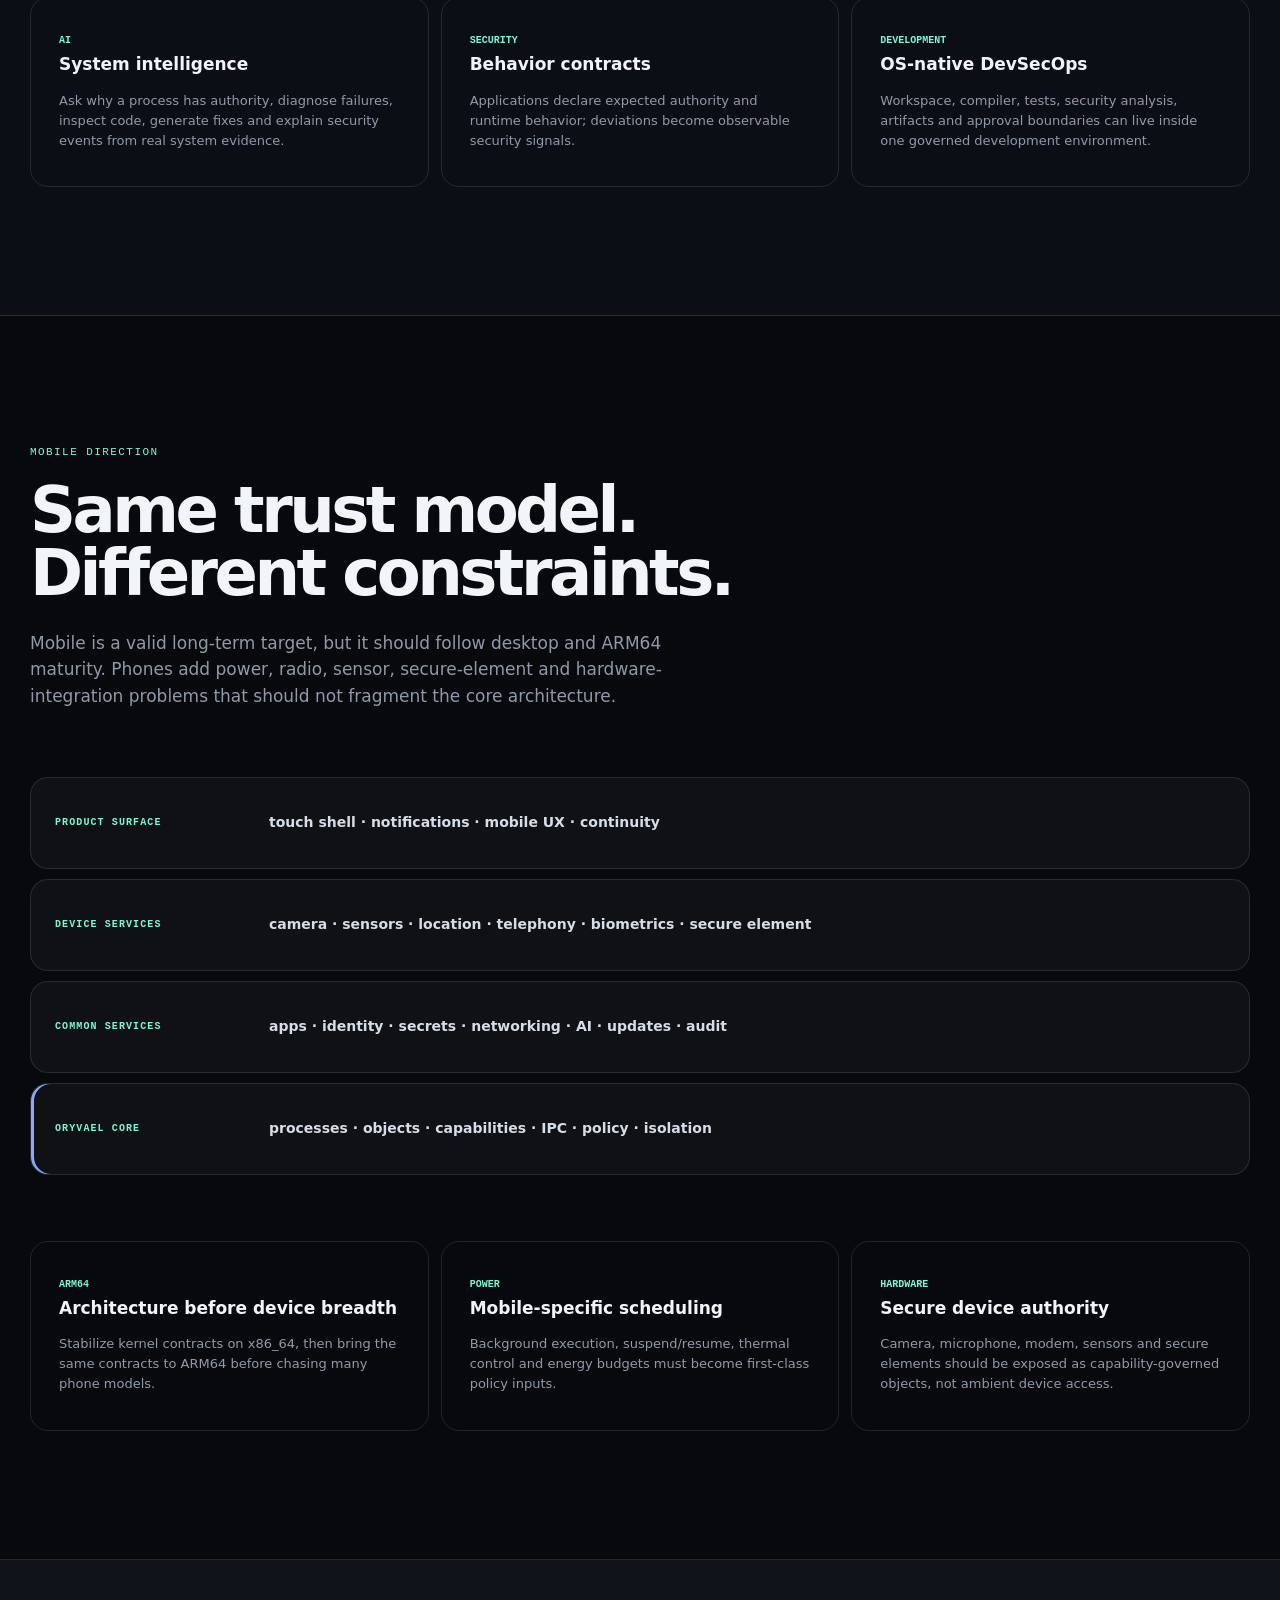
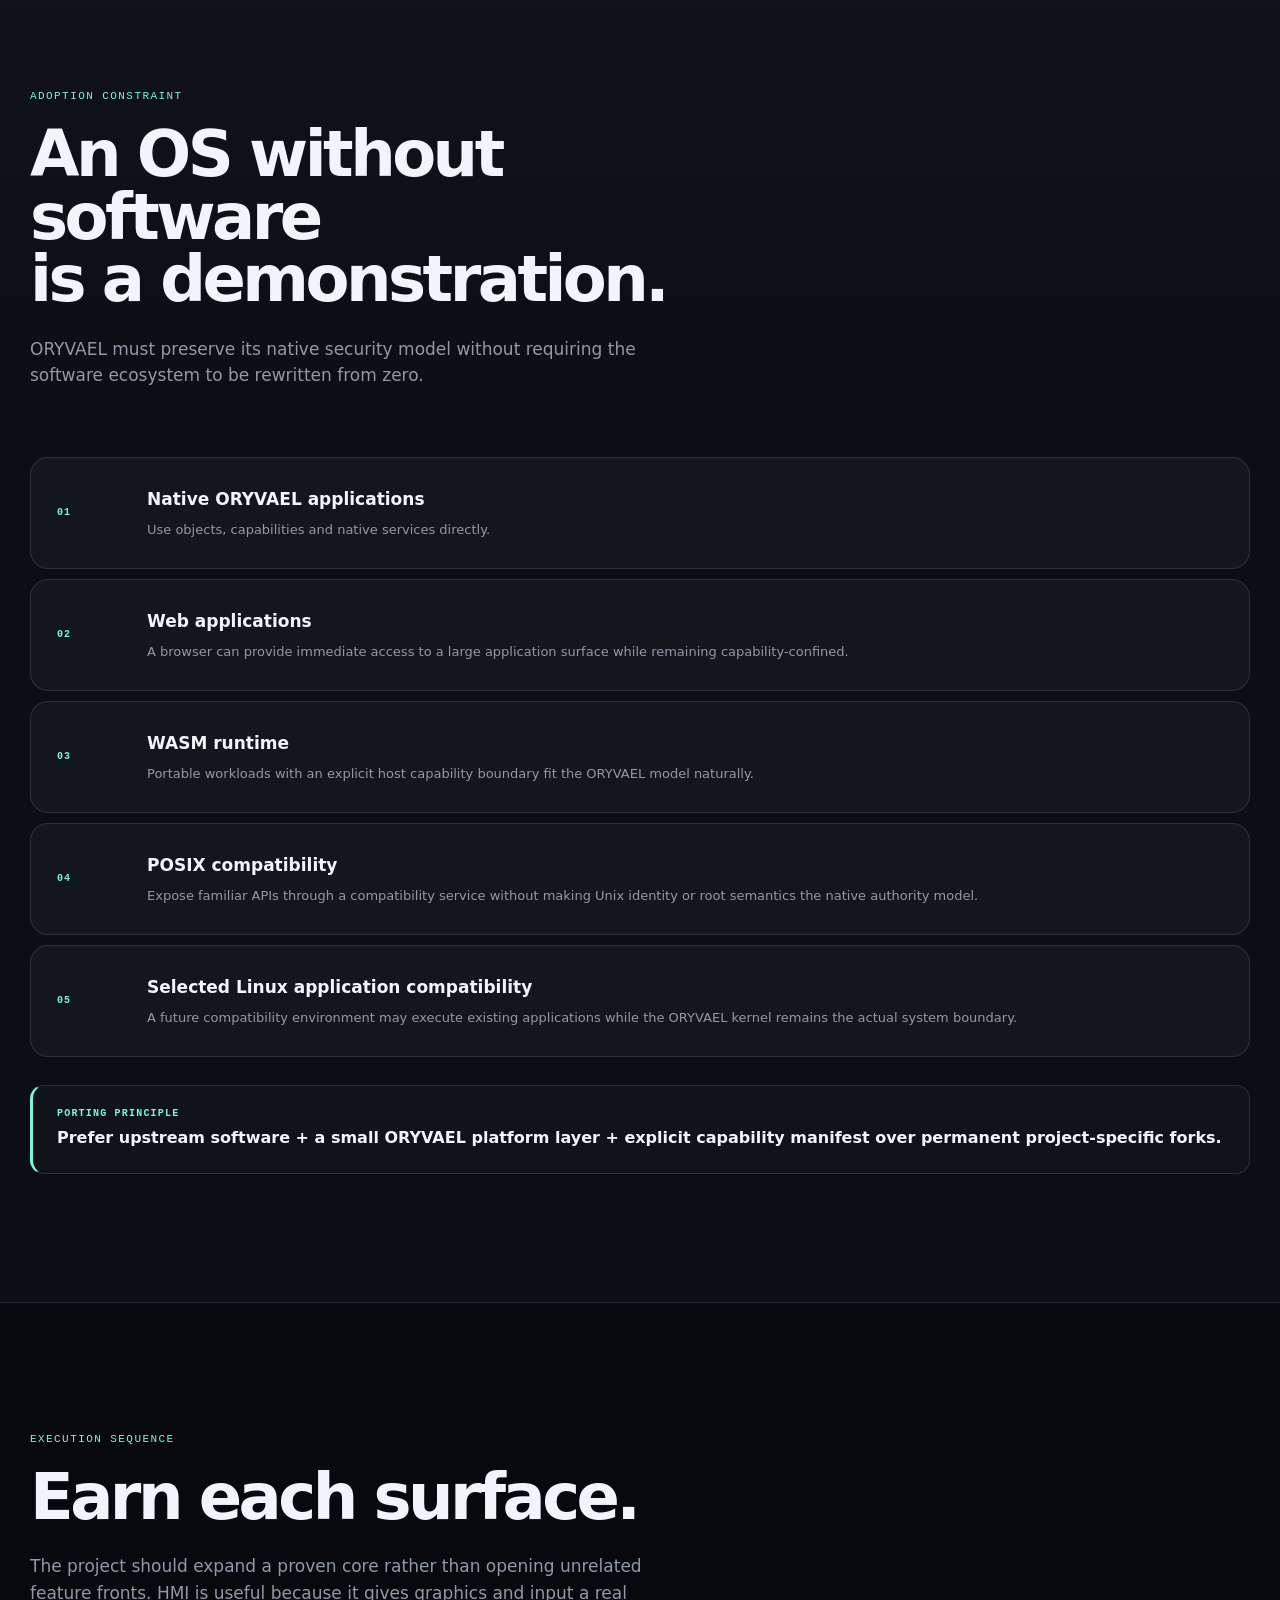
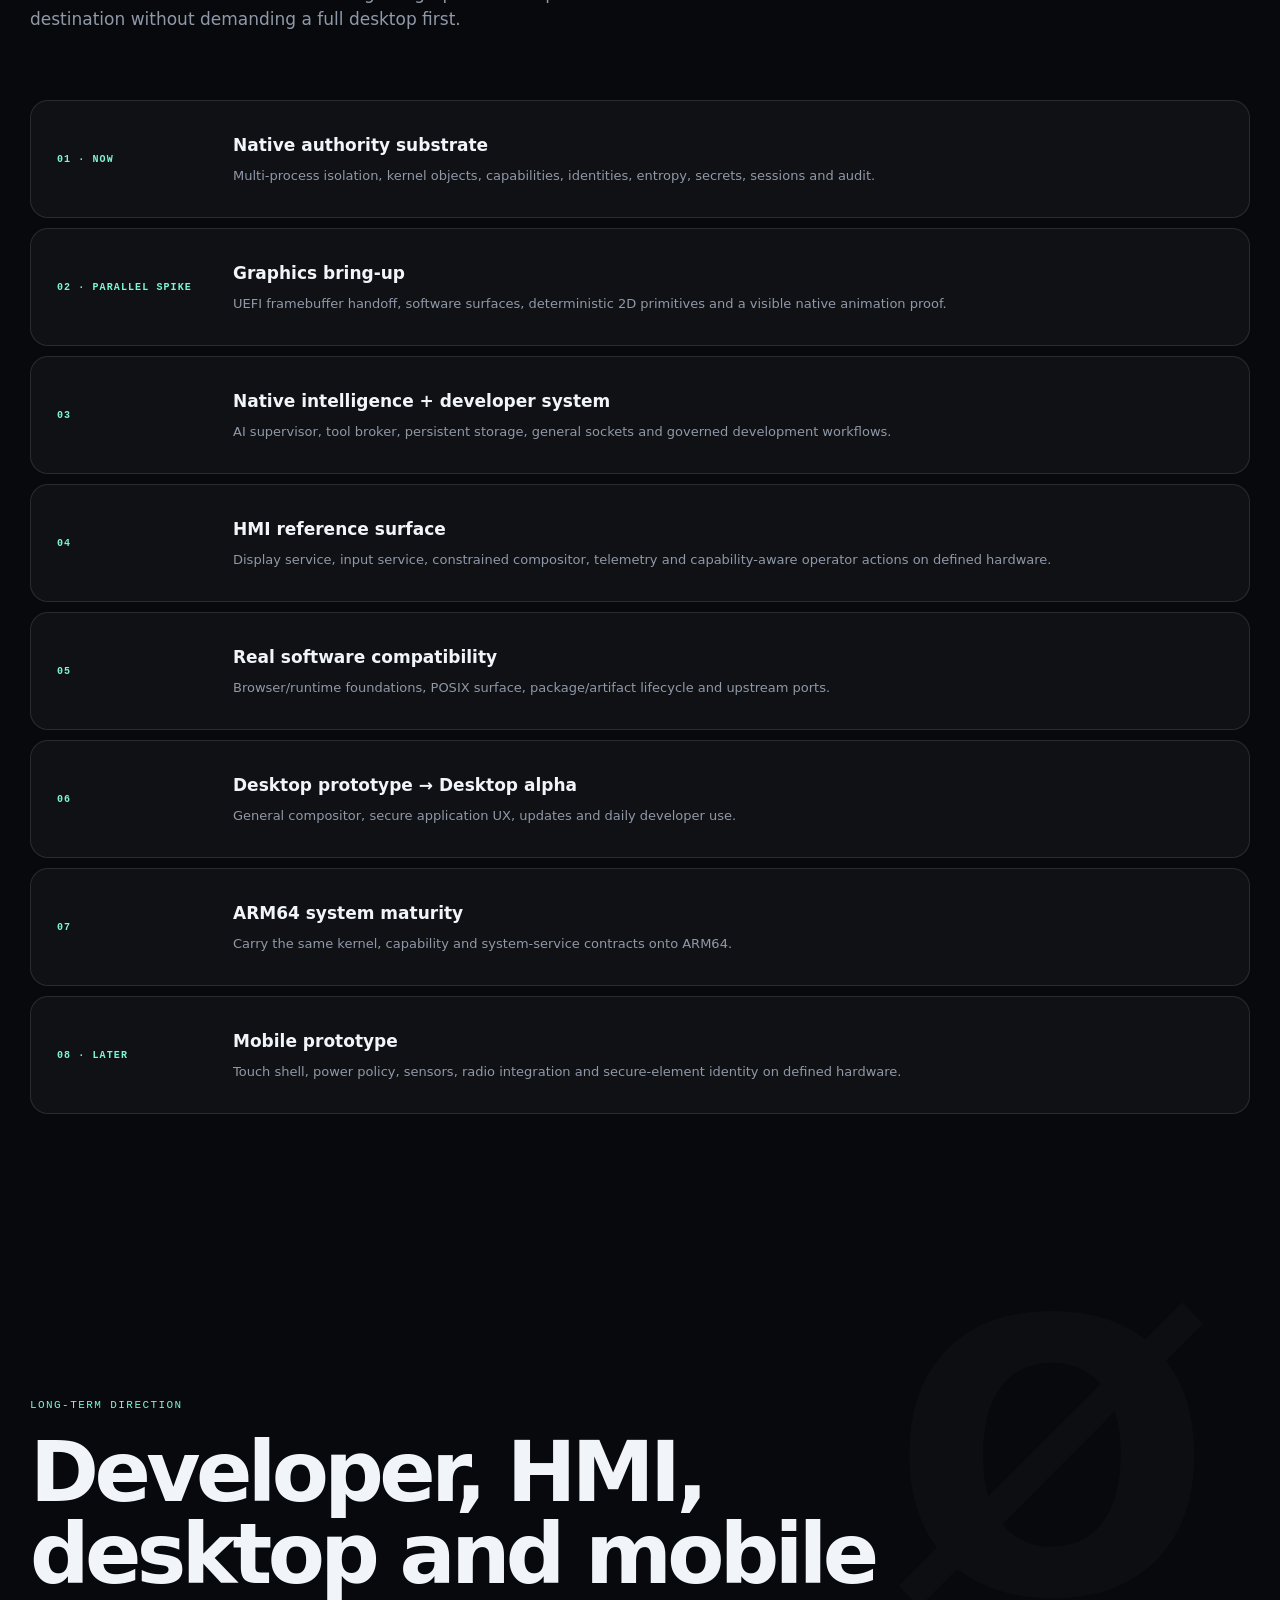
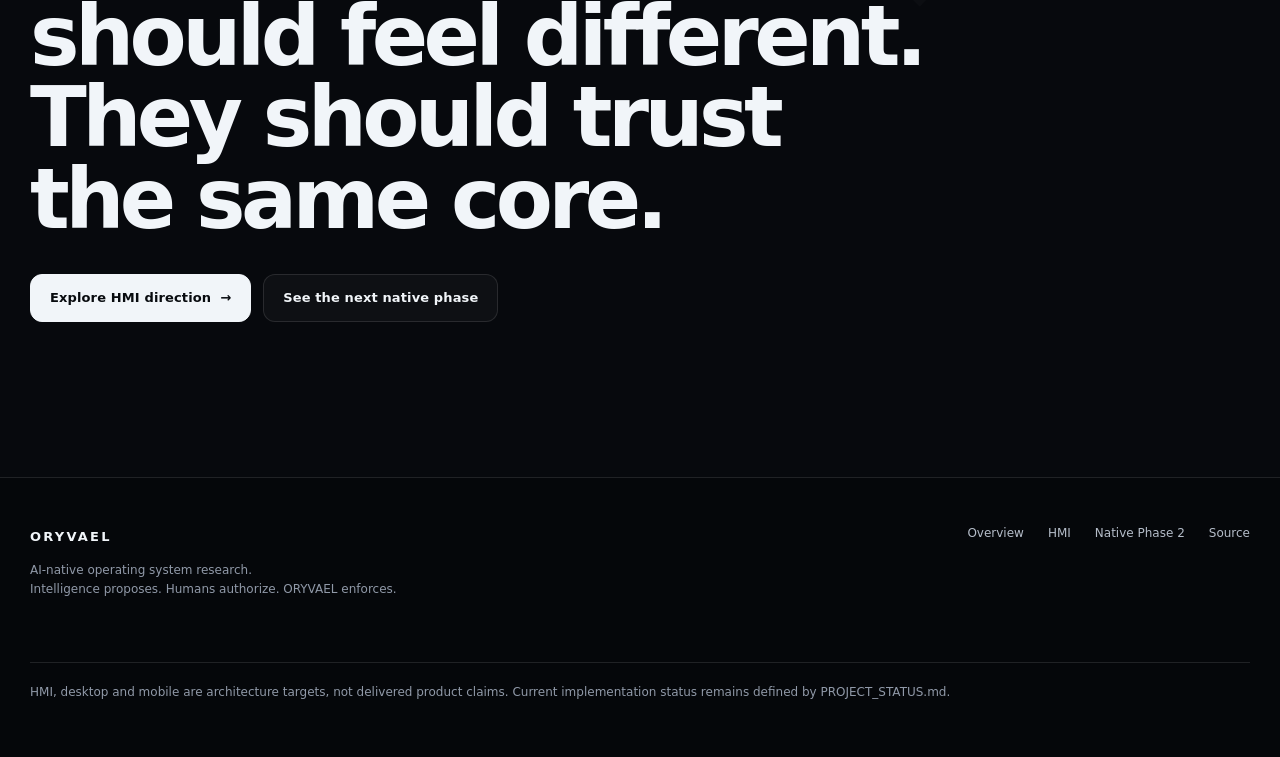
<file: platforms.html>
<!doctype html>
<html lang="en">
<head>
  <meta charset="utf-8" />
  <meta name="viewport" content="width=device-width, initial-scale=1" />
  <meta name="theme-color" content="#07090d" />
  <meta name="description" content="ORYVAEL platform direction: a shared secure AI-native core for developer, HMI, desktop and future mobile systems." />
  <meta property="og:title" content="ORYVAEL Platforms — One core, multiple system surfaces" />
  <meta property="og:description" content="Why ORYVAEL targets developer systems and HMI early, desktop next and mobile later — without changing its authority model." />
  <meta property="og:type" content="website" />
  <title>ORYVAEL — Platform Direction</title>
  <link rel="stylesheet" href="styles.css" />
  <link rel="stylesheet" href="phase-2.css" />
  <link rel="stylesheet" href="platforms.css" />
  <script defer src="script.js"></script>
</head>
<body>
  <div class="noise" aria-hidden="true"></div>

  <header class="site-header" data-header>
    <a class="brand" href="index.html" aria-label="ORYVAEL home">
      <svg class="brand-mark" viewBox="0 0 40 40" aria-hidden="true">
        <path d="M20 2 36 11v18L20 38 4 29V11L20 2Z" fill="none" stroke="currentColor" stroke-width="1.6"/>
        <path d="m12 13 8 5 8-5M20 18v10m-6 3 6 3" fill="none" stroke="currentColor" stroke-width="1.6" stroke-linecap="round" stroke-linejoin="round"/>
      </svg>
      <span>ORYVAEL</span>
    </a>
    <nav class="nav" aria-label="Platform navigation">
      <a href="#position">Position</a>
      <a href="#hmi">HMI</a>
      <a href="#desktop">Desktop</a>
      <a href="#mobile">Mobile</a>
      <a href="#compatibility">Compatibility</a>
      <a href="#sequence">Sequence</a>
    </nav>
    <a class="button button-compact button-ghost" href="https://github.com/jellero/ORYVAEL" target="_blank" rel="noreferrer">GitHub <span aria-hidden="true">↗</span></a>
  </header>

  <main>
    <section class="phase-hero section-shell platform-hero">
      <div class="phase-hero-copy reveal">
        <a class="back-link" href="index.html">← ORYVAEL overview</a>
        <p class="kicker">Platform direction</p>
        <h1>One operating core.<br />Multiple system surfaces.</h1>
        <p class="phase-lead">
          ORYVAEL is not designed to become separate server, HMI, desktop and mobile operating systems. The long-term model is one capability-native, AI-governed core exposed through different product surfaces.
        </p>
        <div class="phase-callout">
          <span>Strategic rule</span>
          <strong>Do not copy incumbent operating systems feature-for-feature. Compete where the architecture is structurally different.</strong>
        </div>
      </div>

      <div class="surface-map reveal" aria-label="ORYVAEL product surfaces sharing one core">
        <div class="surface-core"><span>ORYVAEL CORE</span><b>identity · capabilities · IPC · policy · audit · AI supervisor</b></div>
        <div class="surface-branches">
          <article><span>01</span><b>Server / Developer</b><small>first operational surface</small></article>
          <article><span>02</span><b>HMI / Appliance</b><small>defined hardware · constrained authority</small></article>
          <article><span>03</span><b>Desktop</b><small>primary general human-facing surface</small></article>
          <article><span>04</span><b>Mobile</b><small>future ARM64 surface</small></article>
        </div>
      </div>
    </section>

    <section class="section section-dark" id="position">
      <div class="section-shell">
        <div class="section-heading reveal">
          <p class="kicker">What competition means</p>
          <h2>Different axis.<br />Same machine.</h2>
          <p>ORYVAEL does not need to out-copy Windows, macOS, Android or iOS. It needs to make its own architectural advantages visible in real systems.</p>
        </div>

        <div class="phase-principles platform-principles reveal">
          <article><span>01</span><h3>AI is a principal</h3><p>Native intelligence can inspect, develop and operate without inheriting unrestricted administrative authority.</p></article>
          <article><span>02</span><h3>Authority is explicit</h3><p>Apps, services, humans and AI receive object-specific capabilities instead of ambient superuser power.</p></article>
          <article><span>03</span><h3>Security reasons continuously</h3><p>System evidence can feed native security AI while deterministic policy remains the final authorization boundary.</p></article>
          <article><span>04</span><h3>The system can explain itself</h3><p>Access decisions can be traced to a principal, object, capability, session and policy decision instead of inferred after the fact.</p></article>
        </div>

        <div class="phase-statement reveal">
          <p>The objective is not:</p>
          <strong>“another operating system that happens to contain an AI assistant.”</strong>
        </div>
        <div class="phase-statement reveal statement-positive">
          <p>The objective is:</p>
          <strong>“an operating system whose authority, security and development model was designed for software and autonomous intelligence from the beginning.”</strong>
        </div>
      </div>
    </section>

    <section class="section-shell section" id="hmi">
      <div class="section-heading reveal">
        <p class="kicker">HMI & appliance direction</p>
        <h2>A strong early target<br />for the native system.</h2>
        <p>Dedicated interfaces have known hardware, a narrow application set and behavior that can be described precisely. That reduces the compatibility problem while making ORYVAEL's capability model immediately useful.</p>
      </div>

      <div class="phase-feature-grid reveal">
        <article><span>DEFINED HARDWARE</span><h3>Small reference matrix</h3><p>Support a few known boards, displays, NICs, storage devices and input controllers rather than the entire PC ecosystem.</p></article>
        <article><span>CONFINEMENT</span><h3>The UI does not own the machine</h3><p>Display, telemetry, updater, device identity and machine-control services remain separate principals with separate capabilities.</p></article>
        <article><span>AI DIAGNOSTICS</span><h3>Observe without becoming the controller</h3><p>Security and diagnostics AI can correlate telemetry and software evidence while deterministic control authority stays independently governed.</p></article>
      </div>

      <div class="runtime-note reveal">
        <div><span class="mono">EARLY PRODUCT FIT</span><strong>HMI</strong></div>
        <p>Industrial panels, kiosks and dedicated appliances can exercise graphics, input, networking, updates, identity, security and AI without requiring a complete desktop ecosystem.</p>
        <a href="hmi.html">Explore HMI & appliances →</a>
      </div>
    </section>

    <section class="section section-dark" id="desktop">
      <div class="section-shell">
        <div class="section-heading reveal">
          <p class="kicker">Desktop direction</p>
          <h2>The first complete<br />general human-facing ORYVAEL.</h2>
          <p>Desktop is the natural place to prove the broad interaction model because it forces the operating system to combine applications, permissions, security UX, AI, updates and developer workflows in one visible environment.</p>
        </div>

        <div class="architecture-pair">
          <article class="phase-copy reveal">
            <h3>What Desktop should become</h3>
            <p>A workstation where development, system administration and continuous security are native services operating through the same capability model as ordinary applications.</p>
            <ul>
              <li>windowed shell and compositor</li>
              <li>keyboard, pointer and display services</li>
              <li>application lifecycle and package/artifact model</li>
              <li>human sessions and capability prompts</li>
              <li>native developer AI and security AI</li>
              <li>auditable system administration</li>
            </ul>
          </article>

          <article class="security-session desktop-example reveal">
            <pre><code>Browser requests camera.capture/device0

principal      app:browser
origin         meeting.example
session        human:interactive/481
requested      camera.capture
scope          device0

AI context     active video meeting detected
policy         human confirmation required

[ Allow once ]   [ Deny ]

If allowed:
capability expires with the meeting session.</code></pre>
          </article>
        </div>

        <div class="phase-feature-grid reveal">
          <article><span>AI</span><h3>System intelligence</h3><p>Ask why a process has authority, diagnose failures, inspect code, generate fixes and explain security events from real system evidence.</p></article>
          <article><span>SECURITY</span><h3>Behavior contracts</h3><p>Applications declare expected authority and runtime behavior; deviations become observable security signals.</p></article>
          <article><span>DEVELOPMENT</span><h3>OS-native DevSecOps</h3><p>Workspace, compiler, tests, security analysis, artifacts and approval boundaries can live inside one governed development environment.</p></article>
        </div>
      </div>
    </section>

    <section class="section-shell section" id="mobile">
      <div class="section-heading reveal">
        <p class="kicker">Mobile direction</p>
        <h2>Same trust model.<br />Different constraints.</h2>
        <p>Mobile is a valid long-term target, but it should follow desktop and ARM64 maturity. Phones add power, radio, sensor, secure-element and hardware-integration problems that should not fragment the core architecture.</p>
      </div>

      <div class="mobile-layers reveal">
        <article><span>PRODUCT SURFACE</span><b>touch shell · notifications · mobile UX · continuity</b></article>
        <article><span>DEVICE SERVICES</span><b>camera · sensors · location · telephony · biometrics · secure element</b></article>
        <article><span>COMMON SERVICES</span><b>apps · identity · secrets · networking · AI · updates · audit</b></article>
        <article class="mobile-core"><span>ORYVAEL CORE</span><b>processes · objects · capabilities · IPC · policy · isolation</b></article>
      </div>

      <div class="phase-feature-grid reveal">
        <article><span>ARM64</span><h3>Architecture before device breadth</h3><p>Stabilize kernel contracts on x86_64, then bring the same contracts to ARM64 before chasing many phone models.</p></article>
        <article><span>POWER</span><h3>Mobile-specific scheduling</h3><p>Background execution, suspend/resume, thermal control and energy budgets must become first-class policy inputs.</p></article>
        <article><span>HARDWARE</span><h3>Secure device authority</h3><p>Camera, microphone, modem, sensors and secure elements should be exposed as capability-governed objects, not ambient device access.</p></article>
      </div>
    </section>

    <section class="section section-dark" id="compatibility">
      <div class="section-shell">
        <div class="section-heading reveal">
          <p class="kicker">Adoption constraint</p>
          <h2>An OS without software<br />is a demonstration.</h2>
          <p>ORYVAEL must preserve its native security model without requiring the software ecosystem to be rewritten from zero.</p>
        </div>

        <div class="compat-stack reveal">
          <article><span>01</span><div><b>Native ORYVAEL applications</b><p>Use objects, capabilities and native services directly.</p></div></article>
          <article><span>02</span><div><b>Web applications</b><p>A browser can provide immediate access to a large application surface while remaining capability-confined.</p></div></article>
          <article><span>03</span><div><b>WASM runtime</b><p>Portable workloads with an explicit host capability boundary fit the ORYVAEL model naturally.</p></div></article>
          <article><span>04</span><div><b>POSIX compatibility</b><p>Expose familiar APIs through a compatibility service without making Unix identity or root semantics the native authority model.</p></div></article>
          <article><span>05</span><div><b>Selected Linux application compatibility</b><p>A future compatibility environment may execute existing applications while the ORYVAEL kernel remains the actual system boundary.</p></div></article>
        </div>

        <div class="phase-callout compatibility-rule reveal">
          <span>Porting principle</span>
          <strong>Prefer upstream software + a small ORYVAEL platform layer + explicit capability manifest over permanent project-specific forks.</strong>
        </div>
      </div>
    </section>

    <section class="section-shell section" id="sequence">
      <div class="section-heading reveal">
        <p class="kicker">Execution sequence</p>
        <h2>Earn each surface.</h2>
        <p>The project should expand a proven core rather than opening unrelated feature fronts. HMI is useful because it gives graphics and input a real destination without demanding a full desktop first.</p>
      </div>

      <ol class="platform-sequence reveal">
        <li><span>01 · NOW</span><div><b>Native authority substrate</b><p>Multi-process isolation, kernel objects, capabilities, identities, entropy, secrets, sessions and audit.</p></div></li>
        <li><span>02 · PARALLEL SPIKE</span><div><b>Graphics bring-up</b><p>UEFI framebuffer handoff, software surfaces, deterministic 2D primitives and a visible native animation proof.</p></div></li>
        <li><span>03</span><div><b>Native intelligence + developer system</b><p>AI supervisor, tool broker, persistent storage, general sockets and governed development workflows.</p></div></li>
        <li><span>04</span><div><b>HMI reference surface</b><p>Display service, input service, constrained compositor, telemetry and capability-aware operator actions on defined hardware.</p></div></li>
        <li><span>05</span><div><b>Real software compatibility</b><p>Browser/runtime foundations, POSIX surface, package/artifact lifecycle and upstream ports.</p></div></li>
        <li><span>06</span><div><b>Desktop prototype → Desktop alpha</b><p>General compositor, secure application UX, updates and daily developer use.</p></div></li>
        <li><span>07</span><div><b>ARM64 system maturity</b><p>Carry the same kernel, capability and system-service contracts onto ARM64.</p></div></li>
        <li><span>08 · LATER</span><div><b>Mobile prototype</b><p>Touch shell, power policy, sensors, radio integration and secure-element identity on defined hardware.</p></div></li>
      </ol>
    </section>

    <section class="cta section-shell reveal">
      <div class="cta-mark" aria-hidden="true">Ø</div>
      <p class="kicker">Long-term direction</p>
      <h2>Developer, HMI, desktop and mobile<br />should feel different.<br />They should trust the same core.</h2>
      <div class="hero-actions">
        <a class="button button-primary" href="hmi.html">Explore HMI direction <span aria-hidden="true">→</span></a>
        <a class="button button-secondary" href="phase-2.html">See the next native phase</a>
      </div>
    </section>
  </main>

  <footer class="footer">
    <div class="section-shell footer-inner">
      <div>
        <a class="brand" href="index.html"><span>ORYVAEL</span></a>
        <p>AI-native operating system research.<br />Intelligence proposes. Humans authorize. ORYVAEL enforces.</p>
      </div>
      <div class="footer-links">
        <a href="index.html">Overview</a>
        <a href="hmi.html">HMI</a>
        <a href="phase-2.html">Native Phase 2</a>
        <a href="https://github.com/jellero/ORYVAEL" target="_blank" rel="noreferrer">Source</a>
      </div>
      <p class="footer-meta">HMI, desktop and mobile are architecture targets, not delivered product claims. Current implementation status remains defined by PROJECT_STATUS.md.</p>
    </div>
  </footer>
</body>
</html>
</file>
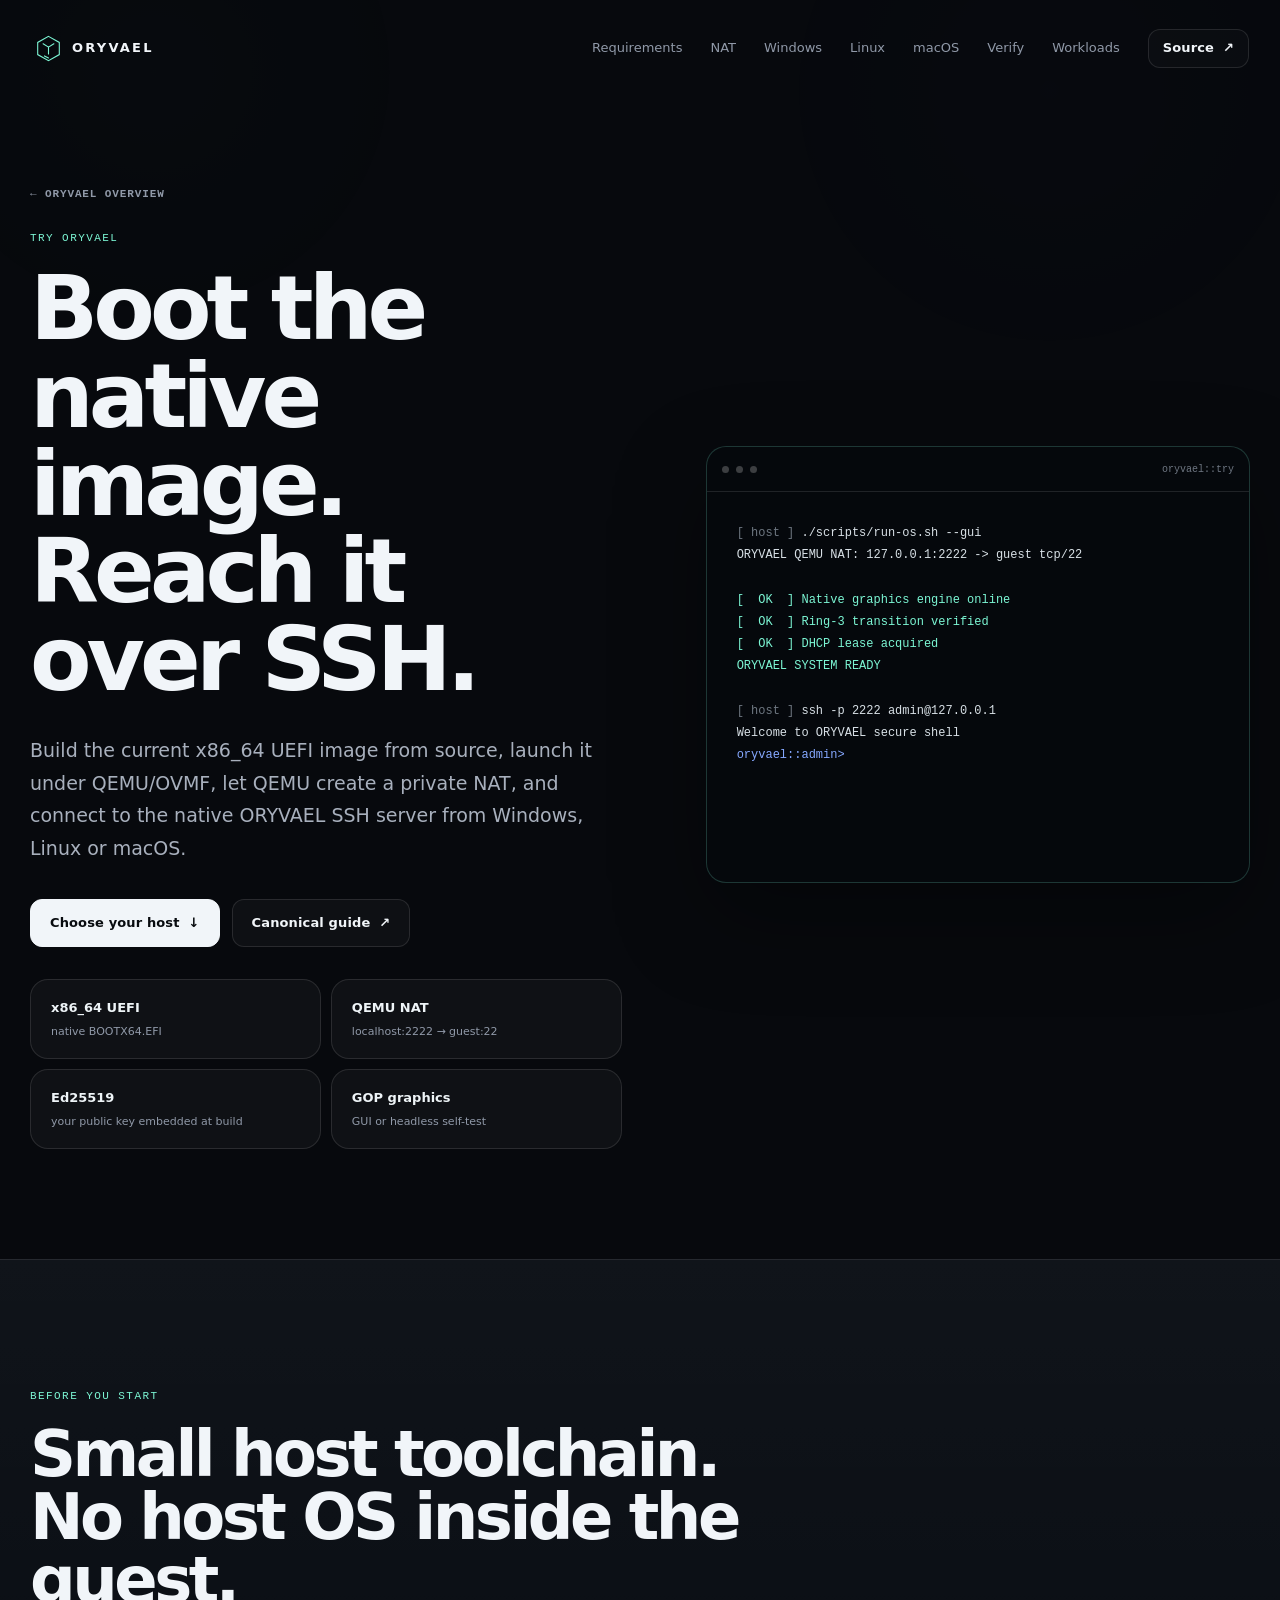
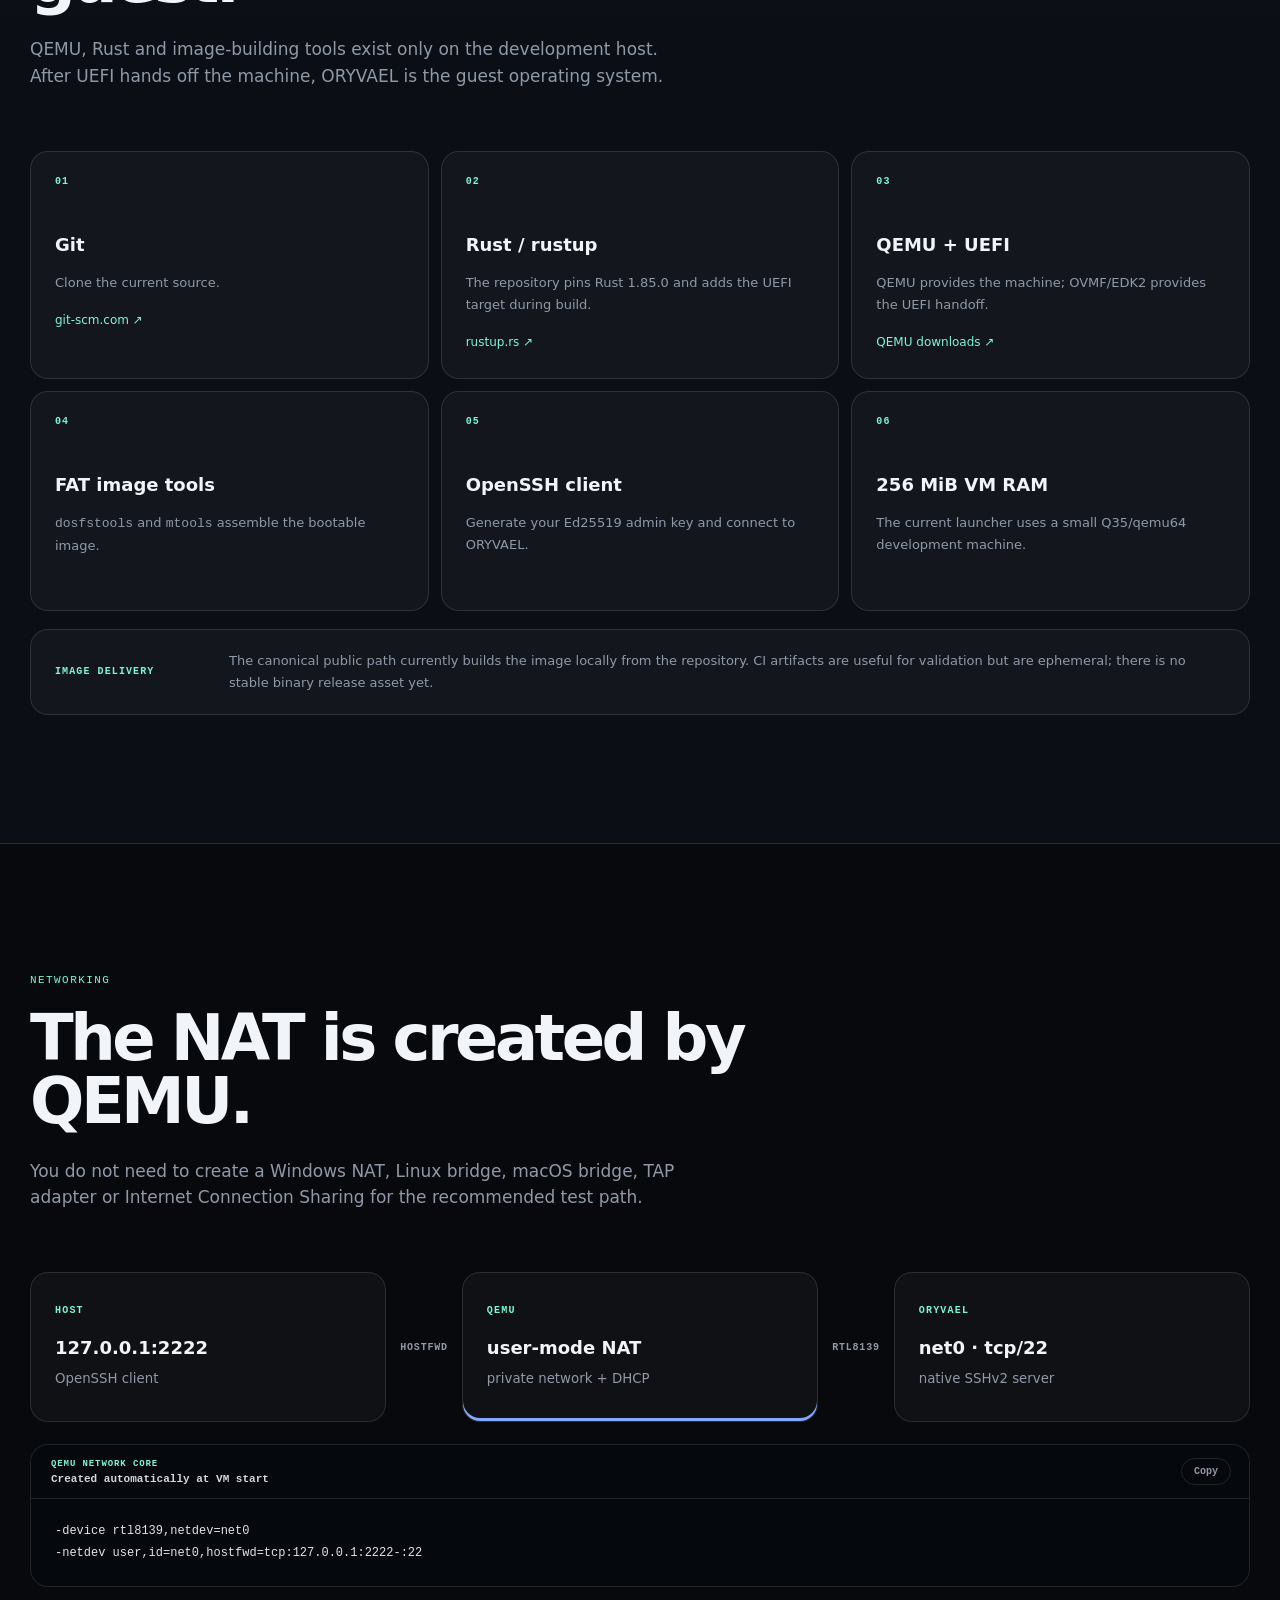
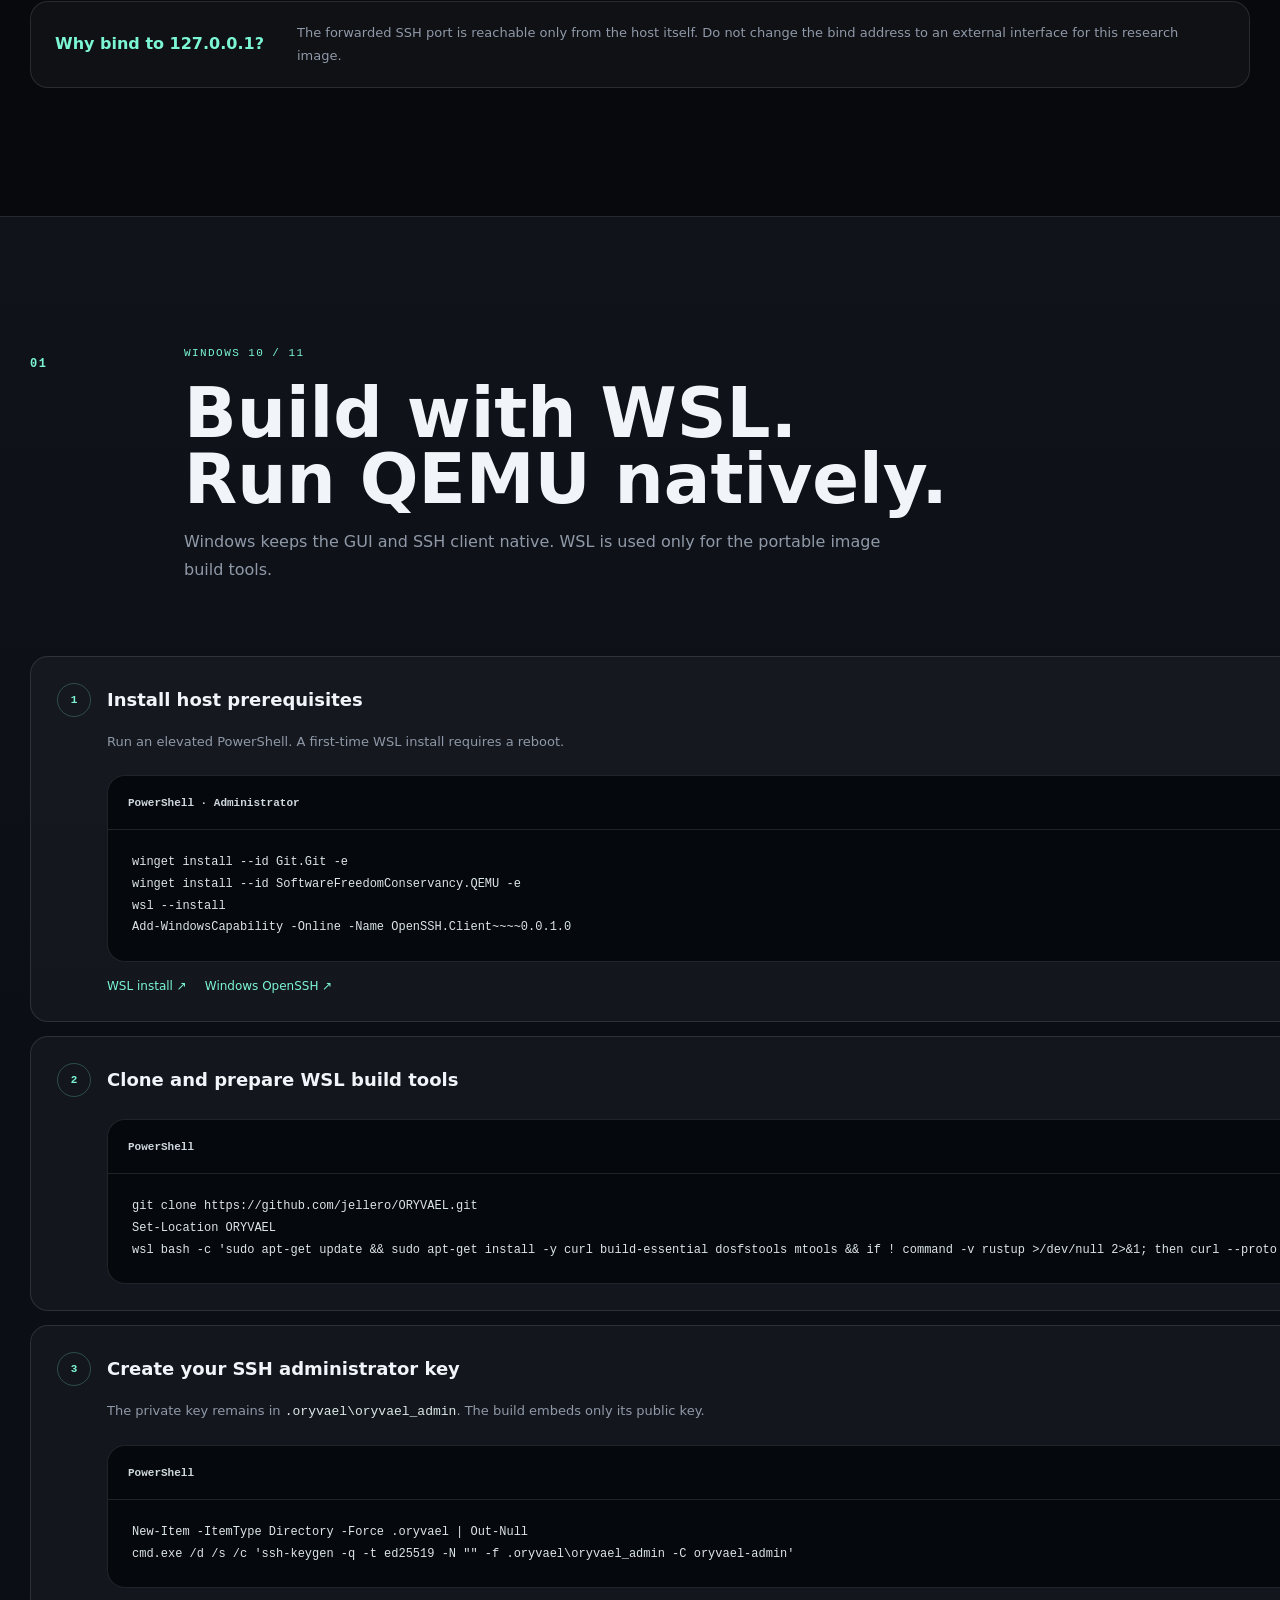
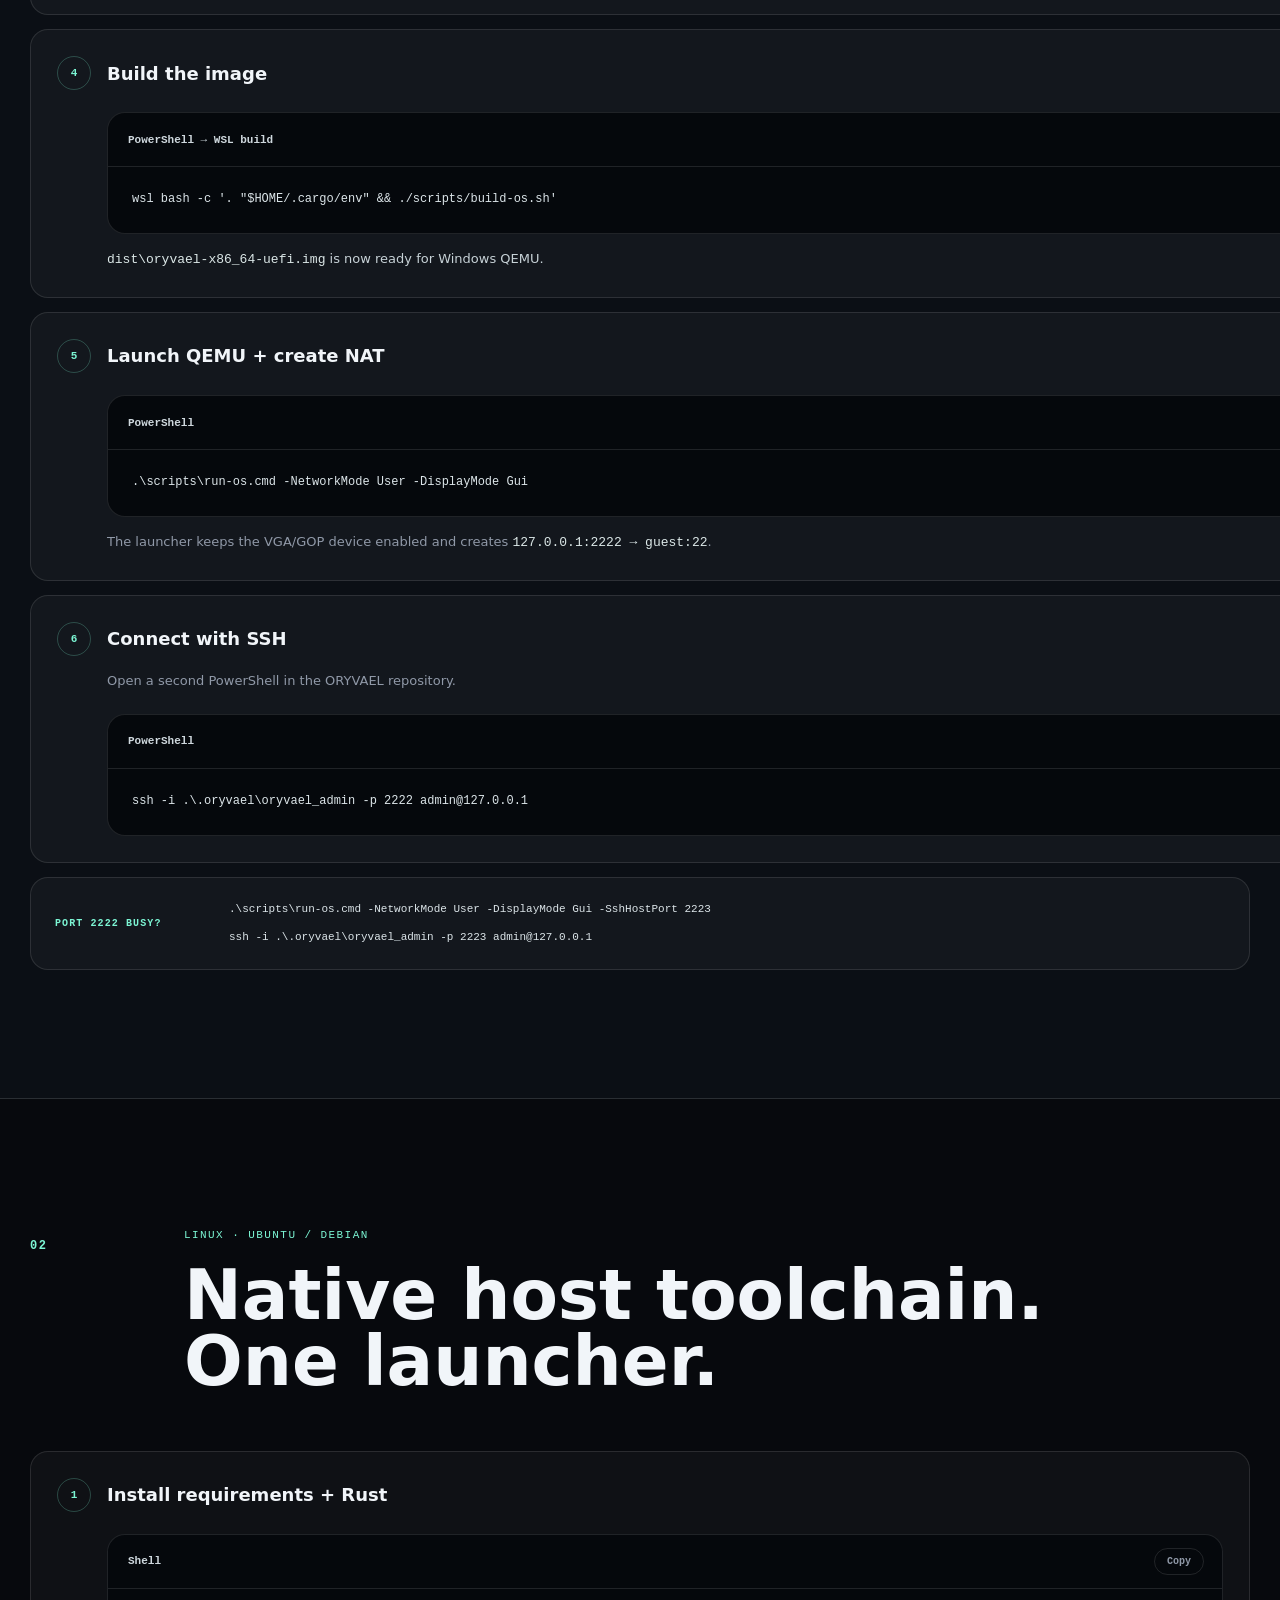
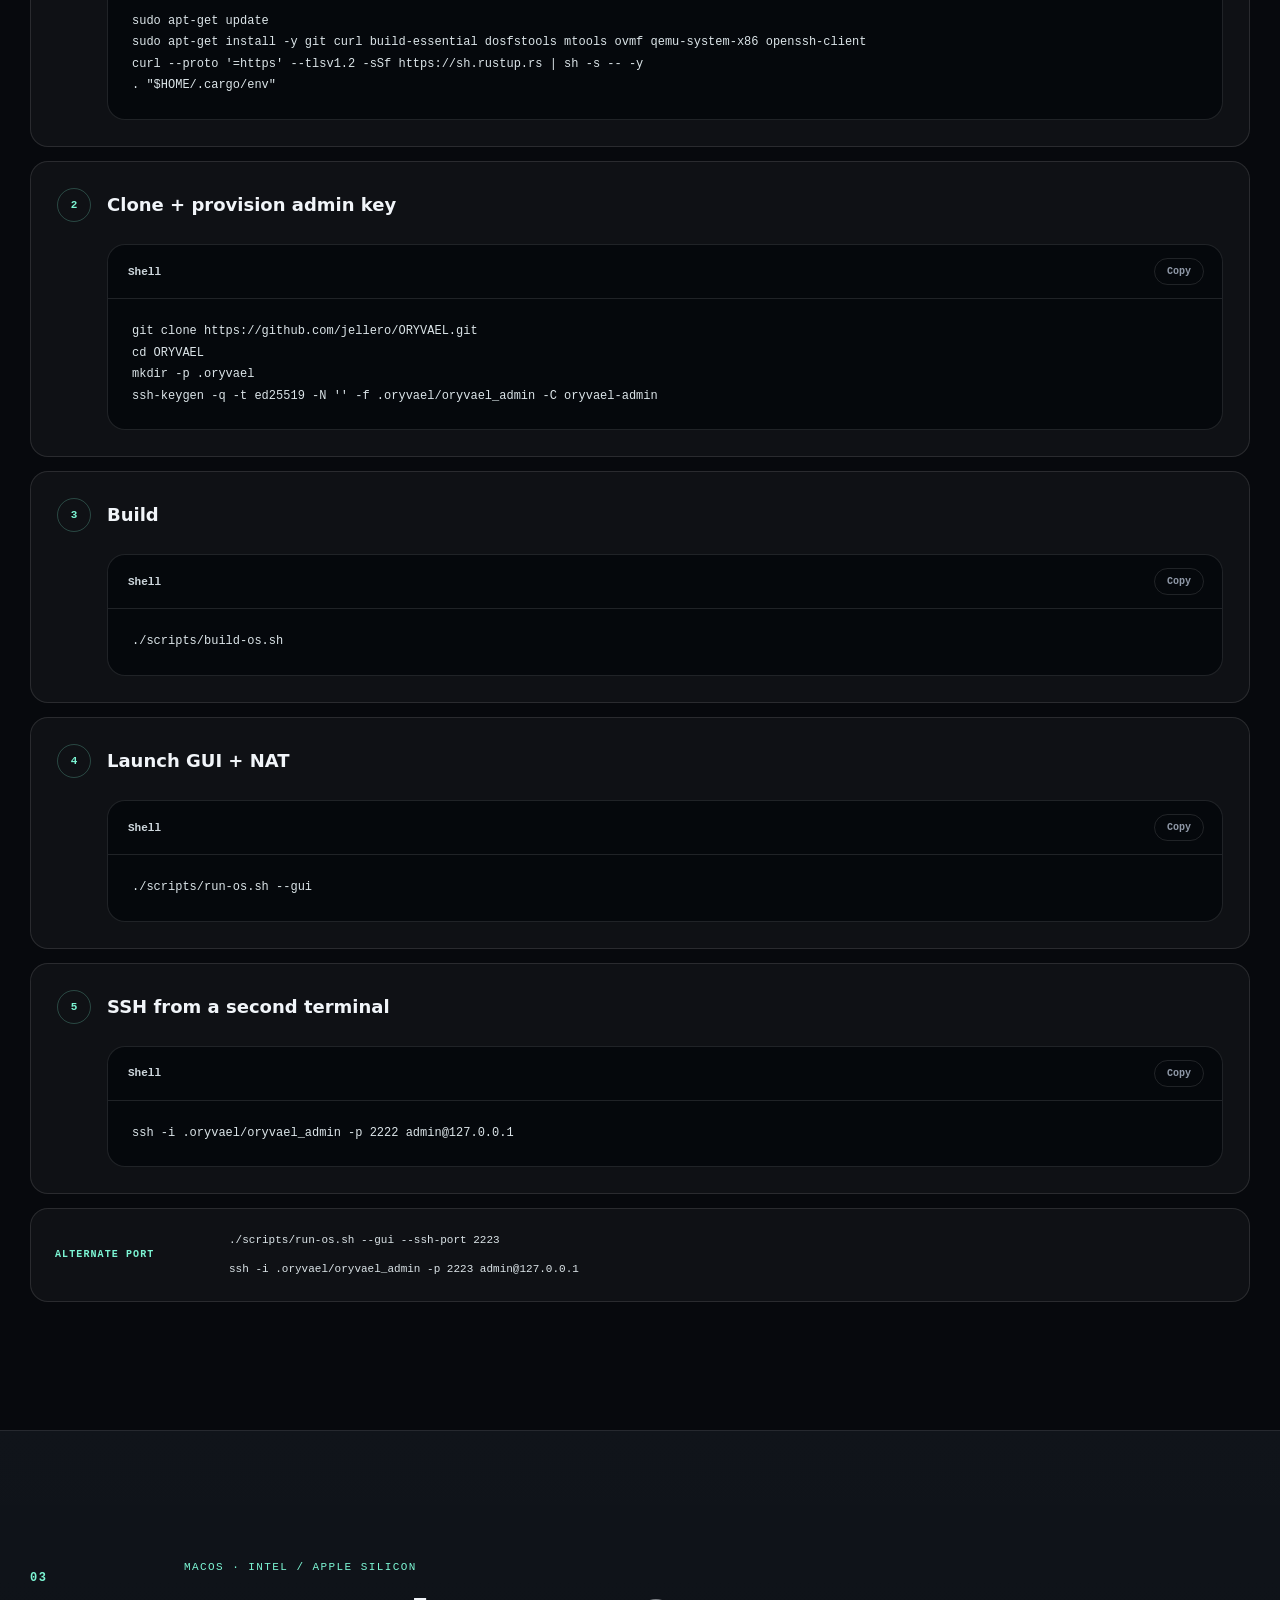
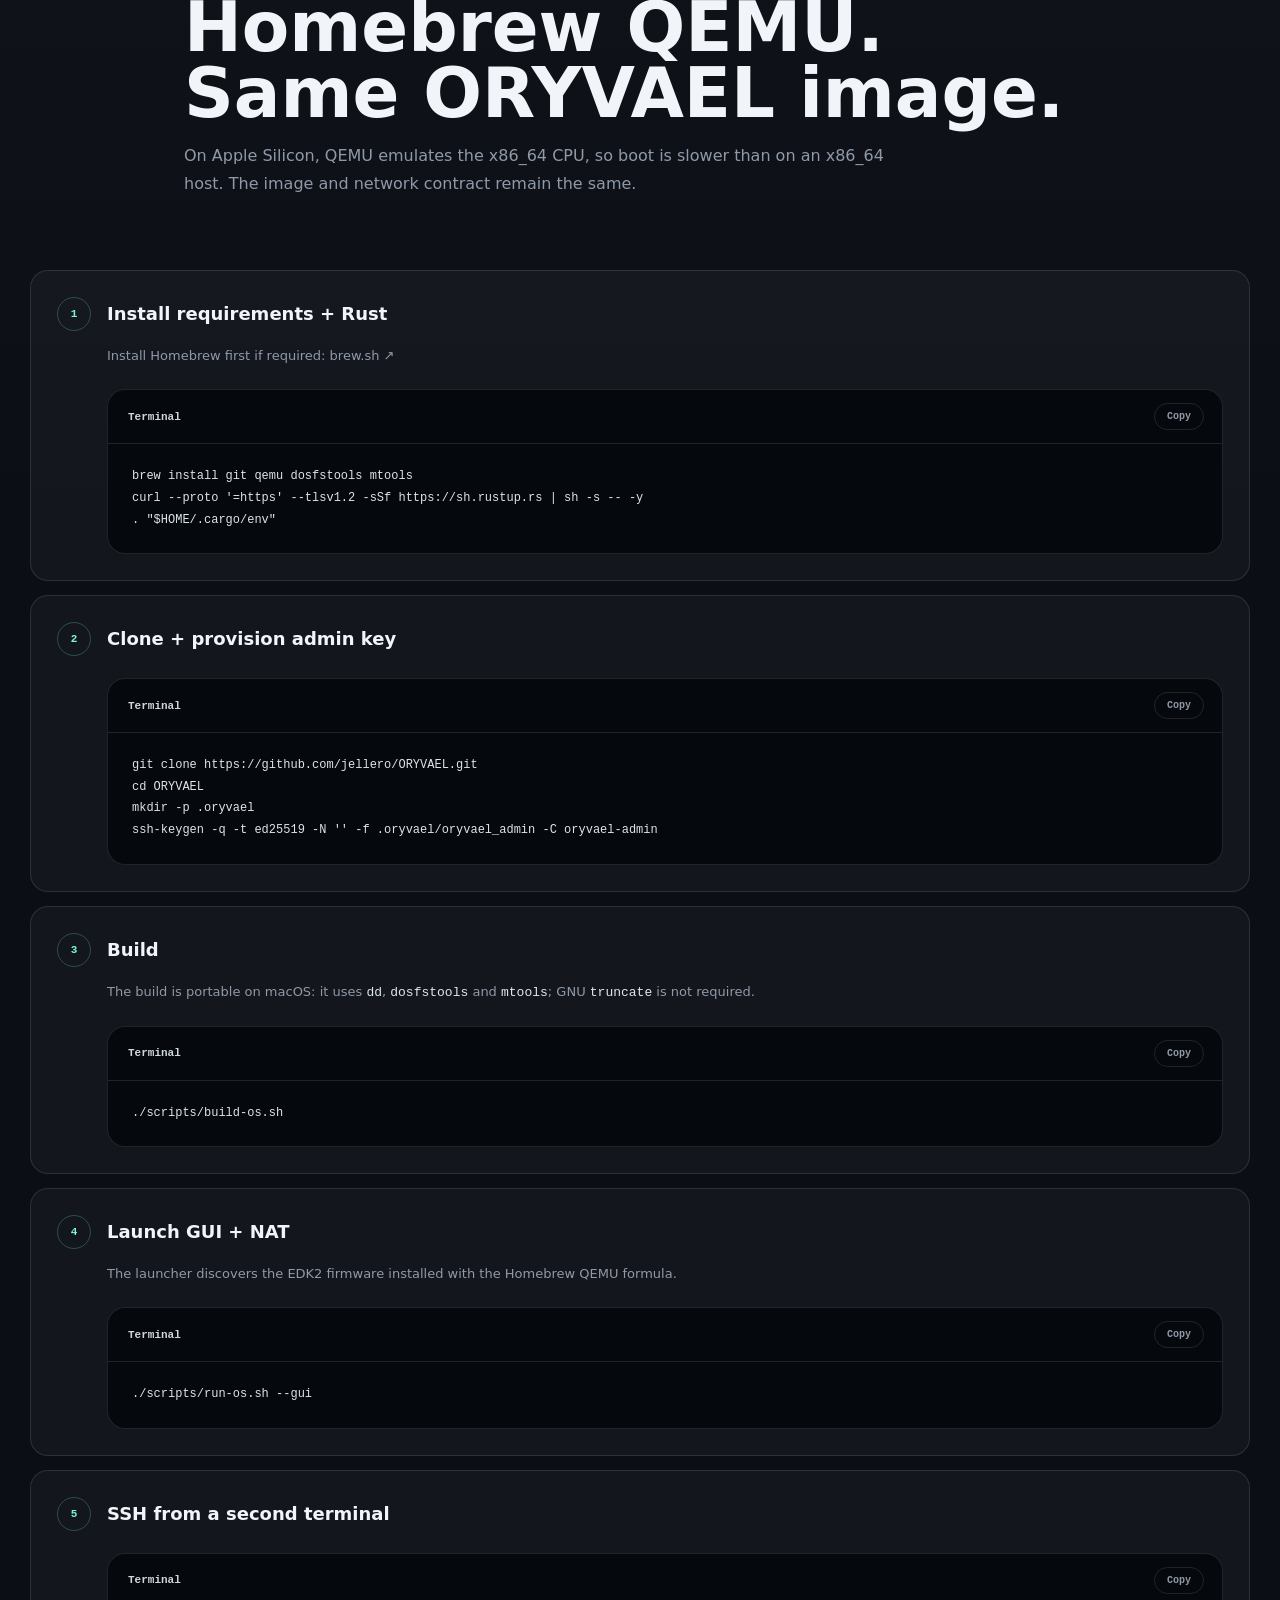
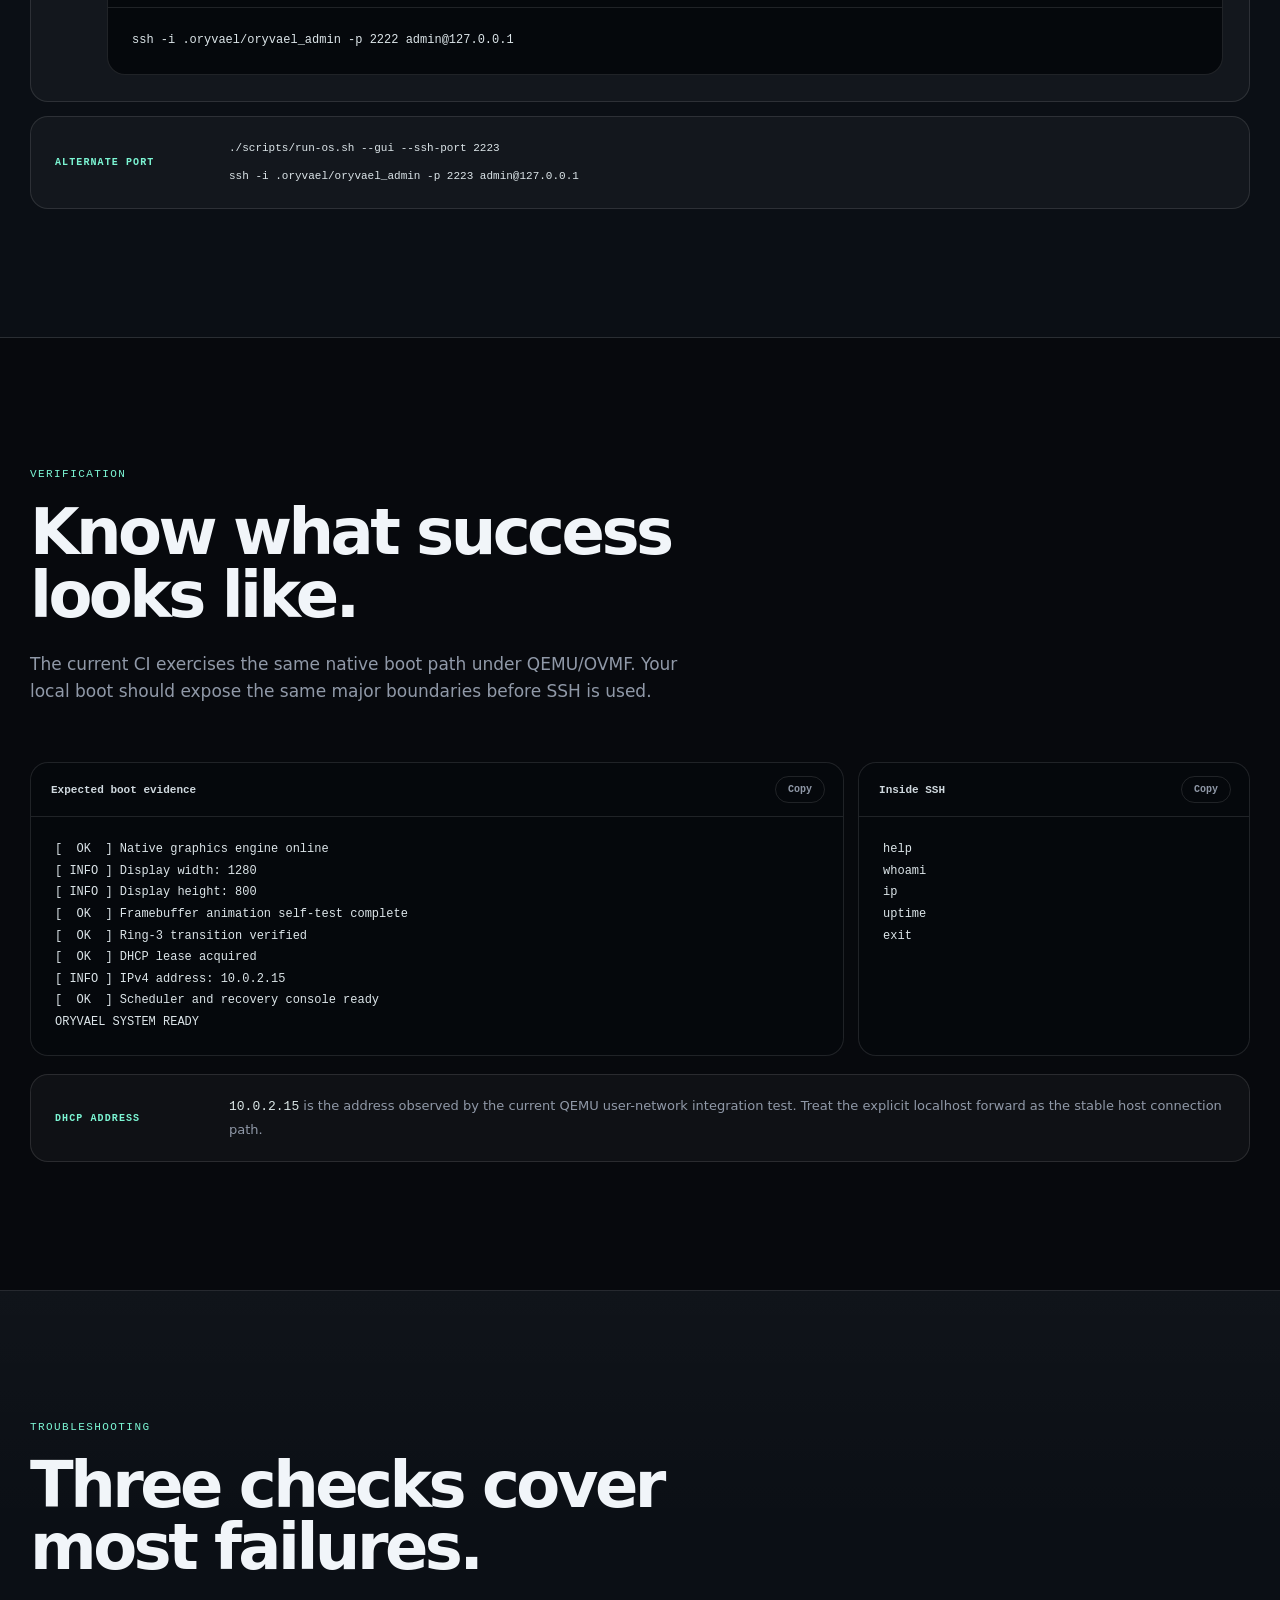
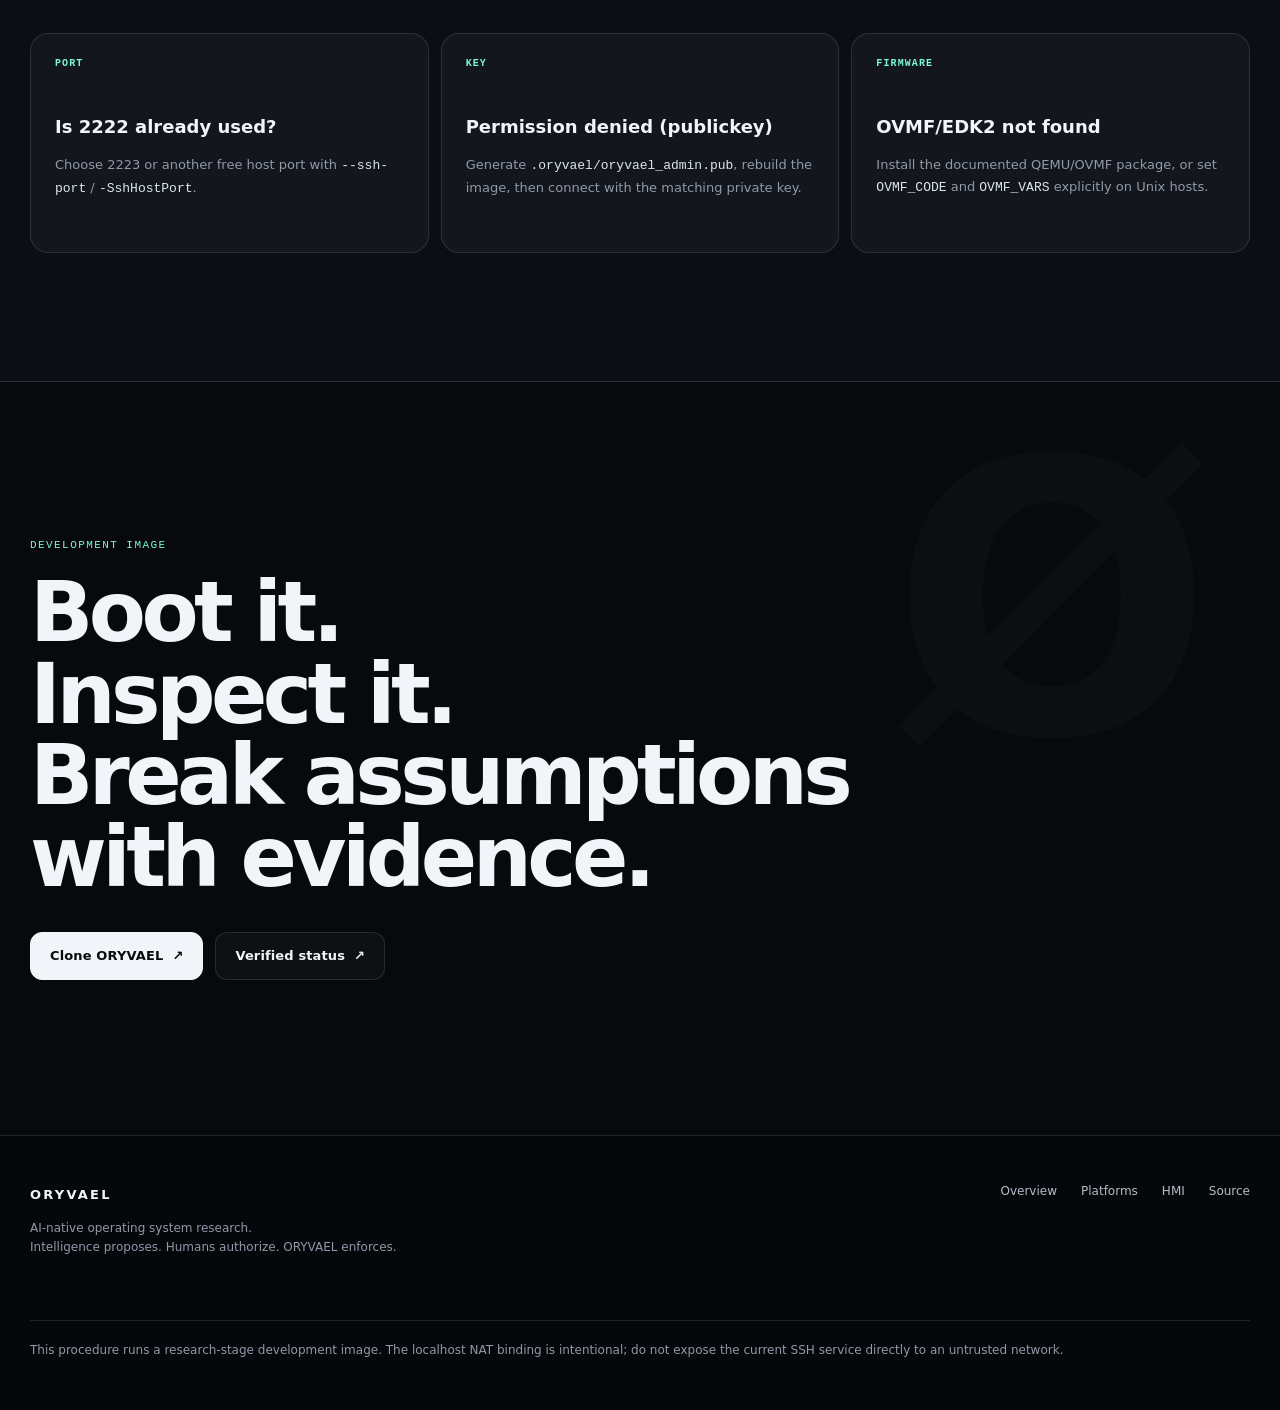
<file: try.html>
<!doctype html>
<html lang="en">
<head>
  <meta charset="utf-8" />
  <meta name="viewport" content="width=device-width, initial-scale=1" />
  <meta name="theme-color" content="#07090d" />
  <meta name="description" content="Try ORYVAEL locally in QEMU: prerequisites, build, user-mode NAT, GUI boot and SSH for Windows, Linux and macOS." />
  <meta property="og:title" content="Try ORYVAEL — Boot the native image locally" />
  <meta property="og:description" content="Build ORYVAEL, launch it in QEMU/OVMF, create localhost-only NAT forwarding and connect with Ed25519 SSH." />
  <meta property="og:type" content="website" />
  <title>ORYVAEL — Try it in QEMU</title>
  <link rel="stylesheet" href="styles.css" />
  <link rel="stylesheet" href="phase-2.css" />
  <link rel="stylesheet" href="try.css" />
  <script defer src="script.js"></script>
</head>
<body>
  <div class="noise" aria-hidden="true"></div>

  <header class="site-header" data-header>
    <a class="brand" href="index.html" aria-label="ORYVAEL home">
      <svg class="brand-mark" viewBox="0 0 40 40" aria-hidden="true">
        <path d="M20 2 36 11v18L20 38 4 29V11L20 2Z" fill="none" stroke="currentColor" stroke-width="1.6"/>
        <path d="m12 13 8 5 8-5M20 18v10m-6 3 6 3" fill="none" stroke="currentColor" stroke-width="1.6" stroke-linecap="round" stroke-linejoin="round"/>
      </svg>
      <span>ORYVAEL</span>
    </a>
    <nav class="nav" aria-label="Try ORYVAEL navigation">
      <a href="#requirements">Requirements</a>
      <a href="#network">NAT</a>
      <a href="#windows">Windows</a>
      <a href="#linux">Linux</a>
      <a href="#macos">macOS</a>
      <a href="#verify">Verify</a>
    </nav>
    <a class="button button-compact button-ghost" href="https://github.com/jellero/ORYVAEL" target="_blank" rel="noreferrer">Source <span aria-hidden="true">↗</span></a>
  </header>

  <main>
    <section class="phase-hero section-shell try-hero">
      <div class="phase-hero-copy reveal">
        <a class="back-link" href="index.html">← ORYVAEL overview</a>
        <p class="kicker">Try ORYVAEL</p>
        <h1>Boot the native image.<br />Reach it over SSH.</h1>
        <p class="phase-lead">
          Build the current x86_64 UEFI image from source, launch it under QEMU/OVMF, let QEMU create a private NAT, and connect to the native ORYVAEL SSH server from Windows, Linux or macOS.
        </p>
        <div class="hero-actions">
          <a class="button button-primary" href="#windows">Choose your host <span aria-hidden="true">↓</span></a>
          <a class="button button-secondary" href="https://github.com/jellero/ORYVAEL/blob/main/docs/development/try-oryvael.md" target="_blank" rel="noreferrer">Canonical guide <span aria-hidden="true">↗</span></a>
        </div>
        <div class="try-proof" aria-label="Try ORYVAEL test path">
          <div><strong>x86_64 UEFI</strong><span>native BOOTX64.EFI</span></div>
          <div><strong>QEMU NAT</strong><span>localhost:2222 → guest:22</span></div>
          <div><strong>Ed25519</strong><span>your public key embedded at build</span></div>
          <div><strong>GOP graphics</strong><span>GUI or headless self-test</span></div>
        </div>
      </div>

      <div class="try-terminal reveal" aria-label="Expected ORYVAEL boot and SSH output">
        <div class="terminal-top"><span></span><span></span><span></span><b>oryvael::try</b></div>
        <pre><code><span class="term-dim">[ host ]</span> ./scripts/run-os.sh --gui
ORYVAEL QEMU NAT: 127.0.0.1:2222 -&gt; guest tcp/22

<span class="term-ok">[  OK  ] Native graphics engine online</span>
<span class="term-ok">[  OK  ] Ring-3 transition verified</span>
<span class="term-ok">[  OK  ] DHCP lease acquired</span>
<span class="term-ok">ORYVAEL SYSTEM READY</span>

<span class="term-dim">[ host ]</span> ssh -p 2222 admin@127.0.0.1
Welcome to ORYVAEL secure shell
<span class="term-label">oryvael::admin&gt;</span></code></pre>
      </div>
    </section>

    <section class="section section-dark" id="requirements">
      <div class="section-shell">
        <div class="section-heading reveal">
          <p class="kicker">Before you start</p>
          <h2>Small host toolchain.<br />No host OS inside the guest.</h2>
          <p>QEMU, Rust and image-building tools exist only on the development host. After UEFI hands off the machine, ORYVAEL is the guest operating system.</p>
        </div>

        <div class="requirements-grid reveal">
          <article><span>01</span><h3>Git</h3><p>Clone the current source.</p><a href="https://git-scm.com/downloads" target="_blank" rel="noreferrer">git-scm.com ↗</a></article>
          <article><span>02</span><h3>Rust / rustup</h3><p>The repository pins Rust 1.85.0 and adds the UEFI target during build.</p><a href="https://rustup.rs/" target="_blank" rel="noreferrer">rustup.rs ↗</a></article>
          <article><span>03</span><h3>QEMU + UEFI</h3><p>QEMU provides the machine; OVMF/EDK2 provides the UEFI handoff.</p><a href="https://www.qemu.org/download/" target="_blank" rel="noreferrer">QEMU downloads ↗</a></article>
          <article><span>04</span><h3>FAT image tools</h3><p><code>dosfstools</code> and <code>mtools</code> assemble the bootable image.</p></article>
          <article><span>05</span><h3>OpenSSH client</h3><p>Generate your Ed25519 admin key and connect to ORYVAEL.</p></article>
          <article><span>06</span><h3>256 MiB VM RAM</h3><p>The current launcher uses a small Q35/qemu64 development machine.</p></article>
        </div>

        <div class="try-note reveal">
          <span>IMAGE DELIVERY</span>
          <p>The canonical public path currently builds the image locally from the repository. CI artifacts are useful for validation but are ephemeral; there is no stable binary release asset yet.</p>
        </div>
      </div>
    </section>

    <section class="section-shell section" id="network">
      <div class="section-heading reveal">
        <p class="kicker">Networking</p>
        <h2>The NAT is created by QEMU.</h2>
        <p>You do not need to create a Windows NAT, Linux bridge, macOS bridge, TAP adapter or Internet Connection Sharing for the recommended test path.</p>
      </div>

      <div class="nat-diagram reveal" aria-label="QEMU user-mode NAT path">
        <article><span>HOST</span><b>127.0.0.1:2222</b><small>OpenSSH client</small></article>
        <i>hostfwd</i>
        <article class="nat-core"><span>QEMU</span><b>user-mode NAT</b><small>private network + DHCP</small></article>
        <i>RTL8139</i>
        <article><span>ORYVAEL</span><b>net0 · tcp/22</b><small>native SSHv2 server</small></article>
      </div>

      <div class="command-card reveal">
        <div class="command-head"><div><span>QEMU NETWORK CORE</span><b>Created automatically at VM start</b></div><button type="button" data-copy>Copy</button></div>
        <pre><code>-device rtl8139,netdev=net0
-netdev user,id=net0,hostfwd=tcp:127.0.0.1:2222-:22</code></pre>
      </div>

      <div class="security-inline reveal">
        <strong>Why bind to 127.0.0.1?</strong>
        <p>The forwarded SSH port is reachable only from the host itself. Do not change the bind address to an external interface for this research image.</p>
      </div>
    </section>

    <section class="section section-dark host-section" id="windows">
      <div class="section-shell">
        <div class="host-heading reveal"><span class="host-index">01</span><div><p class="kicker">Windows 10 / 11</p><h2>Build with WSL.<br />Run QEMU natively.</h2><p>Windows keeps the GUI and SSH client native. WSL is used only for the portable image build tools.</p></div></div>

        <div class="host-steps">
          <article class="step-card reveal">
            <div class="step-title"><span>1</span><h3>Install host prerequisites</h3></div>
            <p>Run an elevated PowerShell. A first-time WSL install requires a reboot.</p>
            <div class="command-card"><div class="command-head"><b>PowerShell · Administrator</b><button type="button" data-copy>Copy</button></div><pre><code>winget install --id Git.Git -e
winget install --id SoftwareFreedomConservancy.QEMU -e
wsl --install
Add-WindowsCapability -Online -Name OpenSSH.Client~~~~0.0.1.0</code></pre></div>
            <div class="reference-links"><a href="https://learn.microsoft.com/windows/wsl/install" target="_blank" rel="noreferrer">WSL install ↗</a><a href="https://learn.microsoft.com/windows-server/administration/openssh/openssh-install-first-use" target="_blank" rel="noreferrer">Windows OpenSSH ↗</a></div>
          </article>

          <article class="step-card reveal">
            <div class="step-title"><span>2</span><h3>Clone and prepare WSL build tools</h3></div>
            <div class="command-card"><div class="command-head"><b>PowerShell</b><button type="button" data-copy>Copy</button></div><pre><code>git clone https://github.com/jellero/ORYVAEL.git
Set-Location ORYVAEL
wsl bash -c 'sudo apt-get update &amp;&amp; sudo apt-get install -y curl build-essential dosfstools mtools &amp;&amp; if ! command -v rustup &gt;/dev/null 2&gt;&amp;1; then curl --proto "=https" --tlsv1.2 -sSf https://sh.rustup.rs | sh -s -- -y; fi'</code></pre></div>
          </article>

          <article class="step-card reveal">
            <div class="step-title"><span>3</span><h3>Create your SSH administrator key</h3></div>
            <p>The private key remains in <code>.oryvael\oryvael_admin</code>. The build embeds only its public key.</p>
            <div class="command-card"><div class="command-head"><b>PowerShell</b><button type="button" data-copy>Copy</button></div><pre><code>New-Item -ItemType Directory -Force .oryvael | Out-Null
cmd.exe /d /s /c 'ssh-keygen -q -t ed25519 -N "" -f .oryvael\oryvael_admin -C oryvael-admin'</code></pre></div>
          </article>

          <article class="step-card reveal">
            <div class="step-title"><span>4</span><h3>Build the image</h3></div>
            <div class="command-card"><div class="command-head"><b>PowerShell → WSL build</b><button type="button" data-copy>Copy</button></div><pre><code>wsl bash -c '. "$HOME/.cargo/env" &amp;&amp; ./scripts/build-os.sh'</code></pre></div>
            <p class="step-result"><code>dist\oryvael-x86_64-uefi.img</code> is now ready for Windows QEMU.</p>
          </article>

          <article class="step-card reveal">
            <div class="step-title"><span>5</span><h3>Launch QEMU + create NAT</h3></div>
            <div class="command-card"><div class="command-head"><b>PowerShell</b><button type="button" data-copy>Copy</button></div><pre><code>.\scripts\run-os.cmd -NetworkMode User -DisplayMode Gui</code></pre></div>
            <p>The launcher keeps the VGA/GOP device enabled and creates <code>127.0.0.1:2222 → guest:22</code>.</p>
          </article>

          <article class="step-card reveal">
            <div class="step-title"><span>6</span><h3>Connect with SSH</h3></div>
            <p>Open a second PowerShell in the ORYVAEL repository.</p>
            <div class="command-card"><div class="command-head"><b>PowerShell</b><button type="button" data-copy>Copy</button></div><pre><code>ssh -i .\.oryvael\oryvael_admin -p 2222 admin@127.0.0.1</code></pre></div>
          </article>
        </div>

        <div class="alternate-port reveal"><span>PORT 2222 BUSY?</span><code>.\scripts\run-os.cmd -NetworkMode User -DisplayMode Gui -SshHostPort 2223</code><code>ssh -i .\.oryvael\oryvael_admin -p 2223 admin@127.0.0.1</code></div>
      </div>
    </section>

    <section class="section-shell section host-section" id="linux">
      <div class="host-heading reveal"><span class="host-index">02</span><div><p class="kicker">Linux · Ubuntu / Debian</p><h2>Native host toolchain.<br />One launcher.</h2></div></div>

      <div class="host-steps">
        <article class="step-card reveal">
          <div class="step-title"><span>1</span><h3>Install requirements + Rust</h3></div>
          <div class="command-card"><div class="command-head"><b>Shell</b><button type="button" data-copy>Copy</button></div><pre><code>sudo apt-get update
sudo apt-get install -y git curl build-essential dosfstools mtools ovmf qemu-system-x86 openssh-client
curl --proto '=https' --tlsv1.2 -sSf https://sh.rustup.rs | sh -s -- -y
. "$HOME/.cargo/env"</code></pre></div>
        </article>

        <article class="step-card reveal">
          <div class="step-title"><span>2</span><h3>Clone + provision admin key</h3></div>
          <div class="command-card"><div class="command-head"><b>Shell</b><button type="button" data-copy>Copy</button></div><pre><code>git clone https://github.com/jellero/ORYVAEL.git
cd ORYVAEL
mkdir -p .oryvael
ssh-keygen -q -t ed25519 -N '' -f .oryvael/oryvael_admin -C oryvael-admin</code></pre></div>
        </article>

        <article class="step-card reveal">
          <div class="step-title"><span>3</span><h3>Build</h3></div>
          <div class="command-card"><div class="command-head"><b>Shell</b><button type="button" data-copy>Copy</button></div><pre><code>./scripts/build-os.sh</code></pre></div>
        </article>

        <article class="step-card reveal">
          <div class="step-title"><span>4</span><h3>Launch GUI + NAT</h3></div>
          <div class="command-card"><div class="command-head"><b>Shell</b><button type="button" data-copy>Copy</button></div><pre><code>./scripts/run-os.sh --gui</code></pre></div>
        </article>

        <article class="step-card reveal">
          <div class="step-title"><span>5</span><h3>SSH from a second terminal</h3></div>
          <div class="command-card"><div class="command-head"><b>Shell</b><button type="button" data-copy>Copy</button></div><pre><code>ssh -i .oryvael/oryvael_admin -p 2222 admin@127.0.0.1</code></pre></div>
        </article>
      </div>

      <div class="alternate-port reveal"><span>ALTERNATE PORT</span><code>./scripts/run-os.sh --gui --ssh-port 2223</code><code>ssh -i .oryvael/oryvael_admin -p 2223 admin@127.0.0.1</code></div>
    </section>

    <section class="section section-dark host-section" id="macos">
      <div class="section-shell">
        <div class="host-heading reveal"><span class="host-index">03</span><div><p class="kicker">macOS · Intel / Apple Silicon</p><h2>Homebrew QEMU.<br />Same ORYVAEL image.</h2><p>On Apple Silicon, QEMU emulates the x86_64 CPU, so boot is slower than on an x86_64 host. The image and network contract remain the same.</p></div></div>

        <div class="host-steps">
          <article class="step-card reveal">
            <div class="step-title"><span>1</span><h3>Install requirements + Rust</h3></div>
            <p>Install Homebrew first if required: <a href="https://brew.sh/" target="_blank" rel="noreferrer">brew.sh ↗</a></p>
            <div class="command-card"><div class="command-head"><b>Terminal</b><button type="button" data-copy>Copy</button></div><pre><code>brew install git qemu dosfstools mtools
curl --proto '=https' --tlsv1.2 -sSf https://sh.rustup.rs | sh -s -- -y
. "$HOME/.cargo/env"</code></pre></div>
          </article>

          <article class="step-card reveal">
            <div class="step-title"><span>2</span><h3>Clone + provision admin key</h3></div>
            <div class="command-card"><div class="command-head"><b>Terminal</b><button type="button" data-copy>Copy</button></div><pre><code>git clone https://github.com/jellero/ORYVAEL.git
cd ORYVAEL
mkdir -p .oryvael
ssh-keygen -q -t ed25519 -N '' -f .oryvael/oryvael_admin -C oryvael-admin</code></pre></div>
          </article>

          <article class="step-card reveal">
            <div class="step-title"><span>3</span><h3>Build</h3></div>
            <p>The build is portable on macOS: it uses <code>dd</code>, <code>dosfstools</code> and <code>mtools</code>; GNU <code>truncate</code> is not required.</p>
            <div class="command-card"><div class="command-head"><b>Terminal</b><button type="button" data-copy>Copy</button></div><pre><code>./scripts/build-os.sh</code></pre></div>
          </article>

          <article class="step-card reveal">
            <div class="step-title"><span>4</span><h3>Launch GUI + NAT</h3></div>
            <p>The launcher discovers the EDK2 firmware installed with the Homebrew QEMU formula.</p>
            <div class="command-card"><div class="command-head"><b>Terminal</b><button type="button" data-copy>Copy</button></div><pre><code>./scripts/run-os.sh --gui</code></pre></div>
          </article>

          <article class="step-card reveal">
            <div class="step-title"><span>5</span><h3>SSH from a second terminal</h3></div>
            <div class="command-card"><div class="command-head"><b>Terminal</b><button type="button" data-copy>Copy</button></div><pre><code>ssh -i .oryvael/oryvael_admin -p 2222 admin@127.0.0.1</code></pre></div>
          </article>
        </div>

        <div class="alternate-port reveal"><span>ALTERNATE PORT</span><code>./scripts/run-os.sh --gui --ssh-port 2223</code><code>ssh -i .oryvael/oryvael_admin -p 2223 admin@127.0.0.1</code></div>
      </div>
    </section>

    <section class="section-shell section" id="verify">
      <div class="section-heading reveal">
        <p class="kicker">Verification</p>
        <h2>Know what success looks like.</h2>
        <p>The current CI exercises the same native boot path under QEMU/OVMF. Your local boot should expose the same major boundaries before SSH is used.</p>
      </div>

      <div class="verify-grid">
        <div class="command-card reveal"><div class="command-head"><b>Expected boot evidence</b><button type="button" data-copy>Copy</button></div><pre><code>[  OK  ] Native graphics engine online
[ INFO ] Display width: 1280
[ INFO ] Display height: 800
[  OK  ] Framebuffer animation self-test complete
[  OK  ] Ring-3 transition verified
[  OK  ] DHCP lease acquired
[ INFO ] IPv4 address: 10.0.2.15
[  OK  ] Scheduler and recovery console ready
ORYVAEL SYSTEM READY</code></pre></div>

        <div class="command-card reveal"><div class="command-head"><b>Inside SSH</b><button type="button" data-copy>Copy</button></div><pre><code>help
whoami
ip
uptime
exit</code></pre></div>
      </div>

      <div class="try-note reveal">
        <span>DHCP ADDRESS</span>
        <p><code>10.0.2.15</code> is the address observed by the current QEMU user-network integration test. Treat the explicit localhost forward as the stable host connection path.</p>
      </div>
    </section>

    <section class="section section-dark" id="troubleshooting">
      <div class="section-shell">
        <div class="section-heading reveal"><p class="kicker">Troubleshooting</p><h2>Three checks cover most failures.</h2></div>
        <div class="trouble-grid reveal">
          <article><span>PORT</span><h3>Is 2222 already used?</h3><p>Choose 2223 or another free host port with <code>--ssh-port</code> / <code>-SshHostPort</code>.</p></article>
          <article><span>KEY</span><h3>Permission denied (publickey)</h3><p>Generate <code>.oryvael/oryvael_admin.pub</code>, rebuild the image, then connect with the matching private key.</p></article>
          <article><span>FIRMWARE</span><h3>OVMF/EDK2 not found</h3><p>Install the documented QEMU/OVMF package, or set <code>OVMF_CODE</code> and <code>OVMF_VARS</code> explicitly on Unix hosts.</p></article>
        </div>
      </div>
    </section>

    <section class="cta section-shell reveal">
      <div class="cta-mark" aria-hidden="true">Ø</div>
      <p class="kicker">Development image</p>
      <h2>Boot it.<br />Inspect it.<br />Break assumptions with evidence.</h2>
      <div class="hero-actions">
        <a class="button button-primary" href="https://github.com/jellero/ORYVAEL" target="_blank" rel="noreferrer">Clone ORYVAEL <span aria-hidden="true">↗</span></a>
        <a class="button button-secondary" href="https://github.com/jellero/ORYVAEL/blob/main/PROJECT_STATUS.md" target="_blank" rel="noreferrer">Verified status <span aria-hidden="true">↗</span></a>
      </div>
    </section>
  </main>

  <footer class="footer">
    <div class="section-shell footer-inner">
      <div><a class="brand" href="index.html"><span>ORYVAEL</span></a><p>AI-native operating system research.<br />Intelligence proposes. Humans authorize. ORYVAEL enforces.</p></div>
      <div class="footer-links"><a href="index.html">Overview</a><a href="platforms.html">Platforms</a><a href="hmi.html">HMI</a><a href="https://github.com/jellero/ORYVAEL" target="_blank" rel="noreferrer">Source</a></div>
      <p class="footer-meta">This procedure runs a research-stage development image. The localhost NAT binding is intentional; do not expose the current SSH service directly to an untrusted network.</p>
    </div>
  </footer>
</body>
</html>
</file>
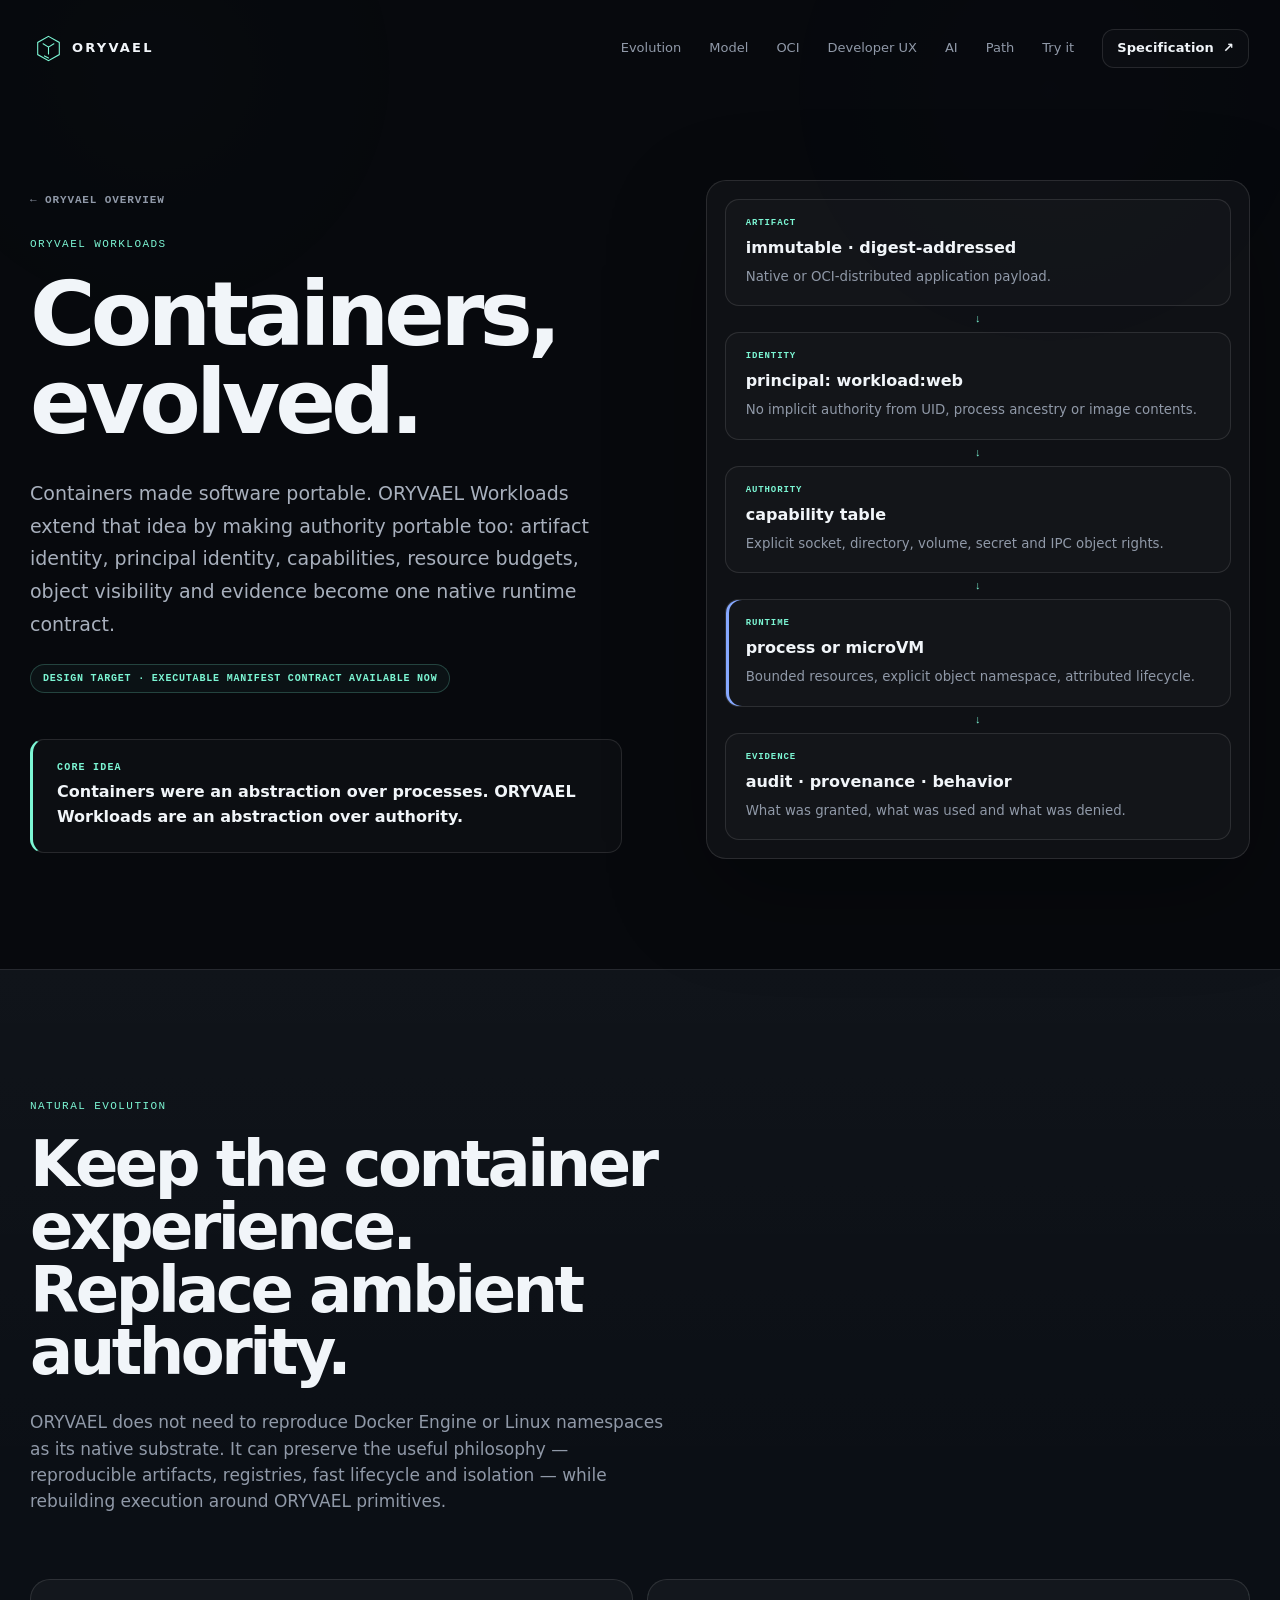
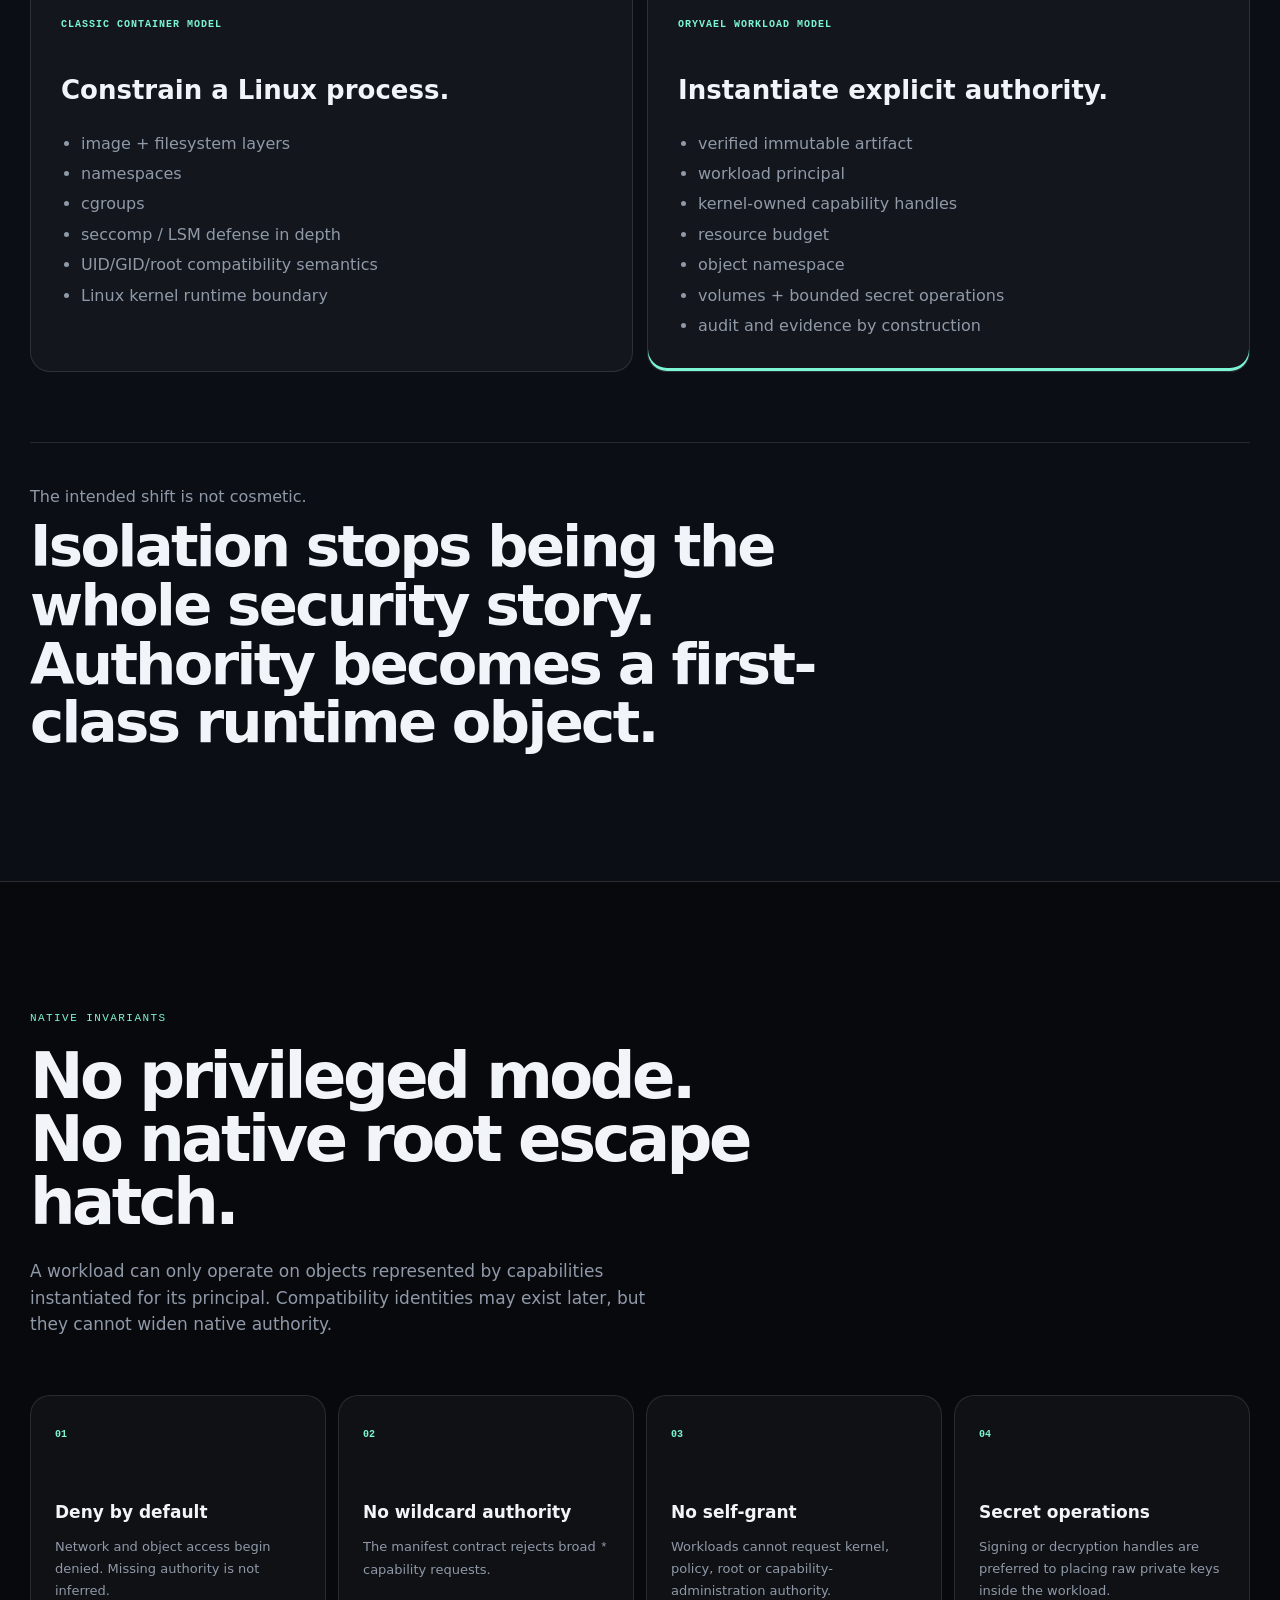
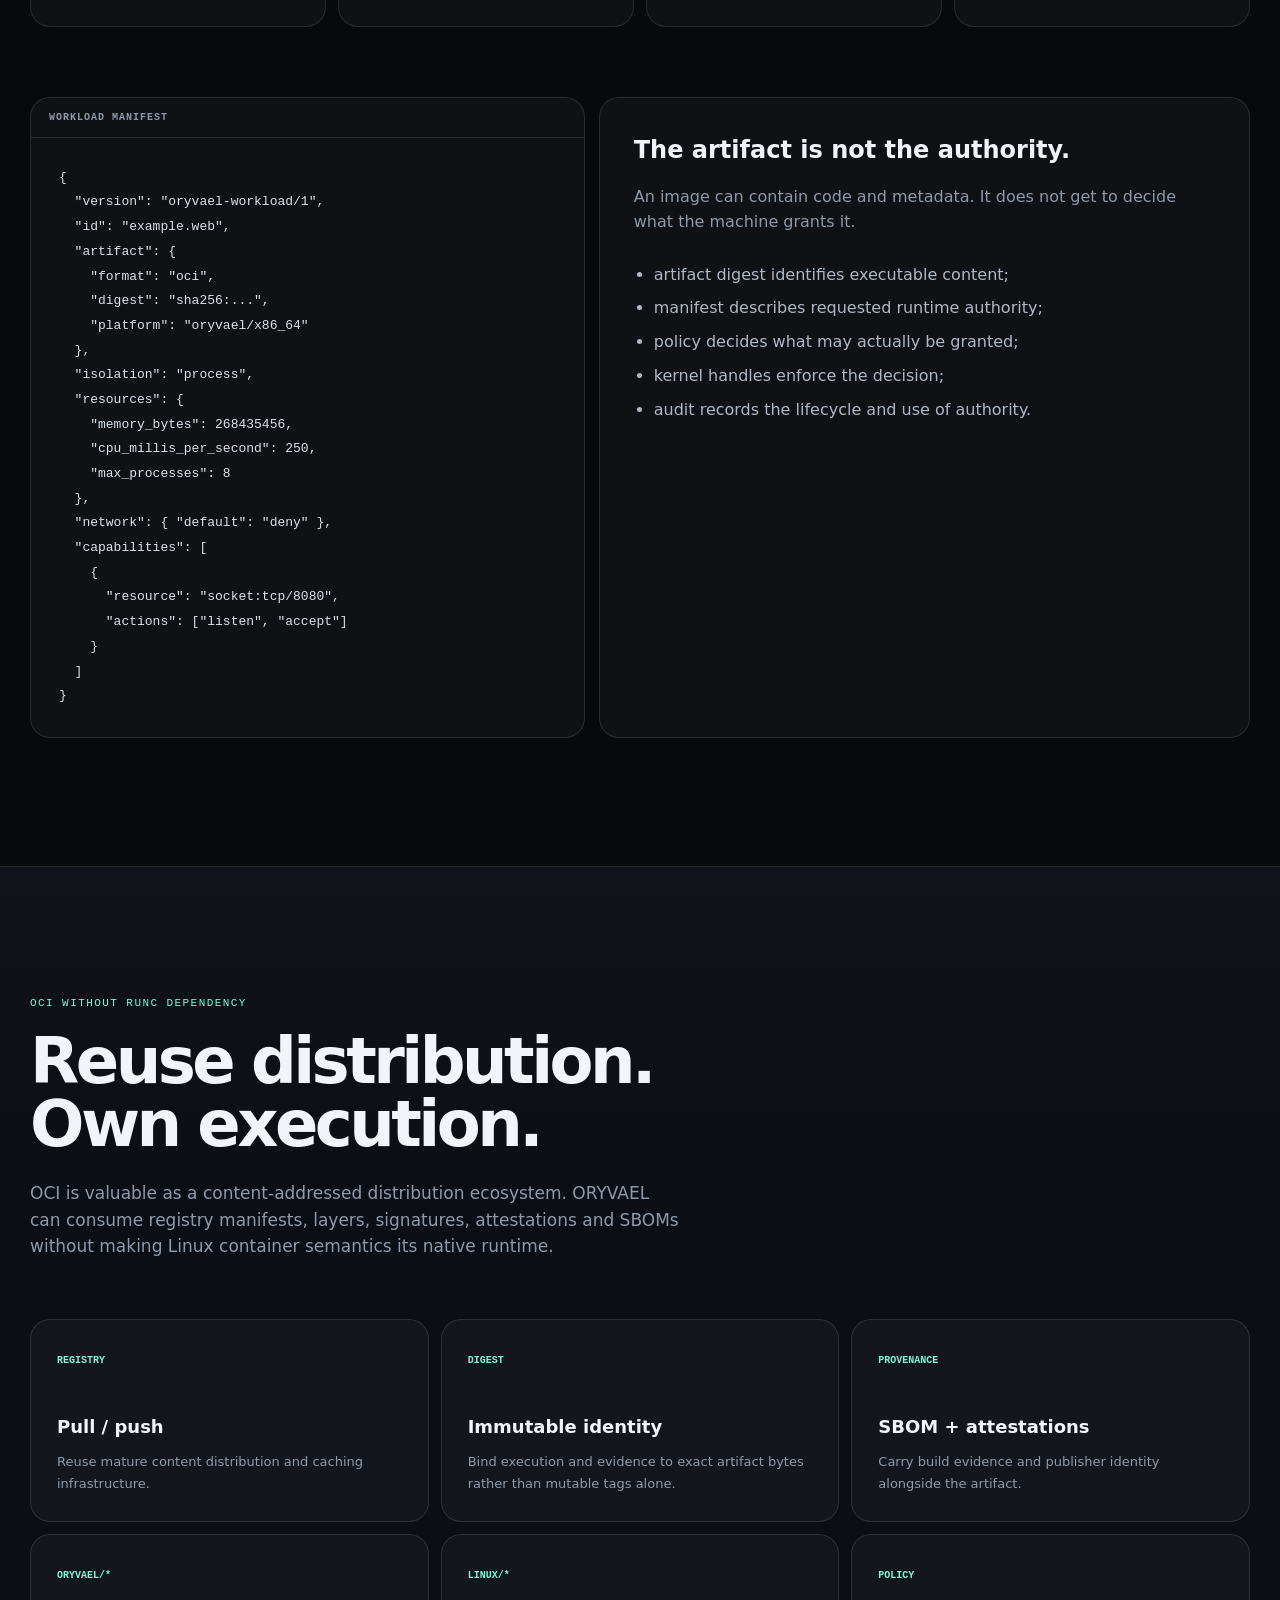
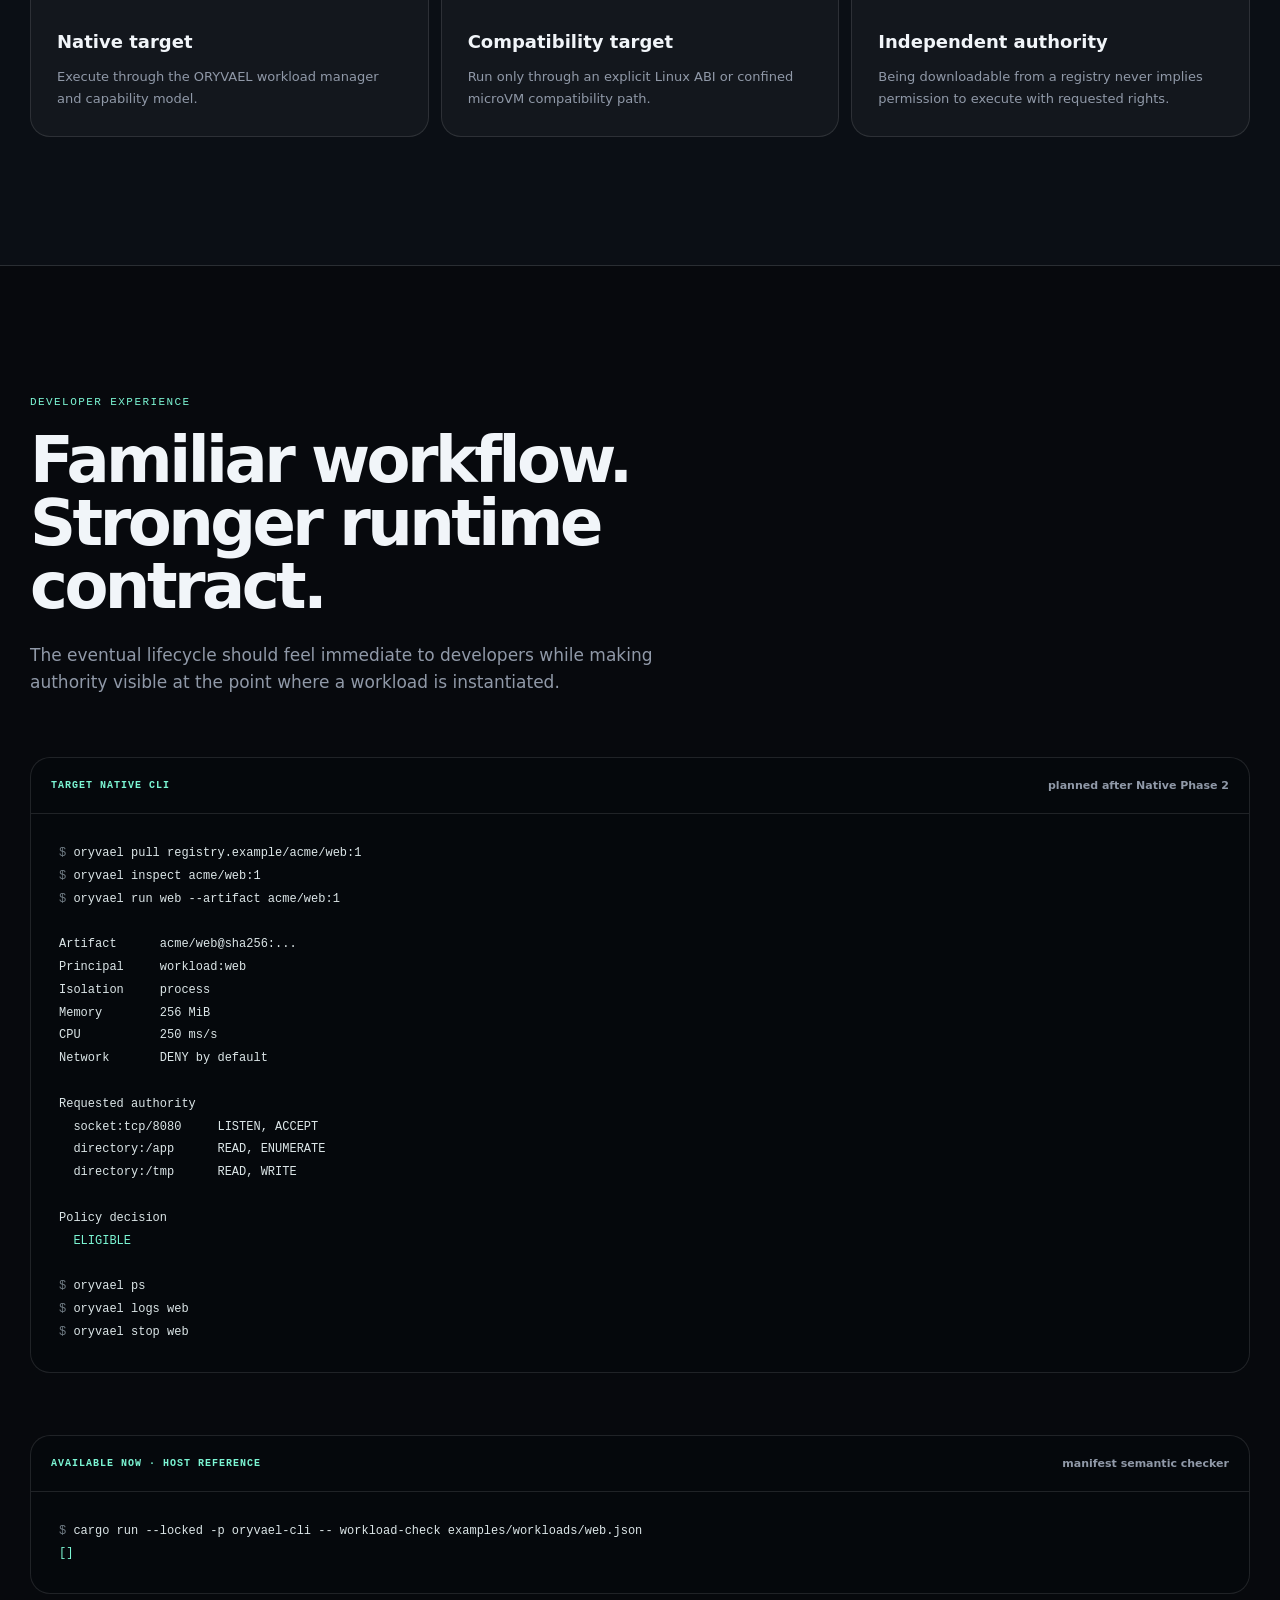
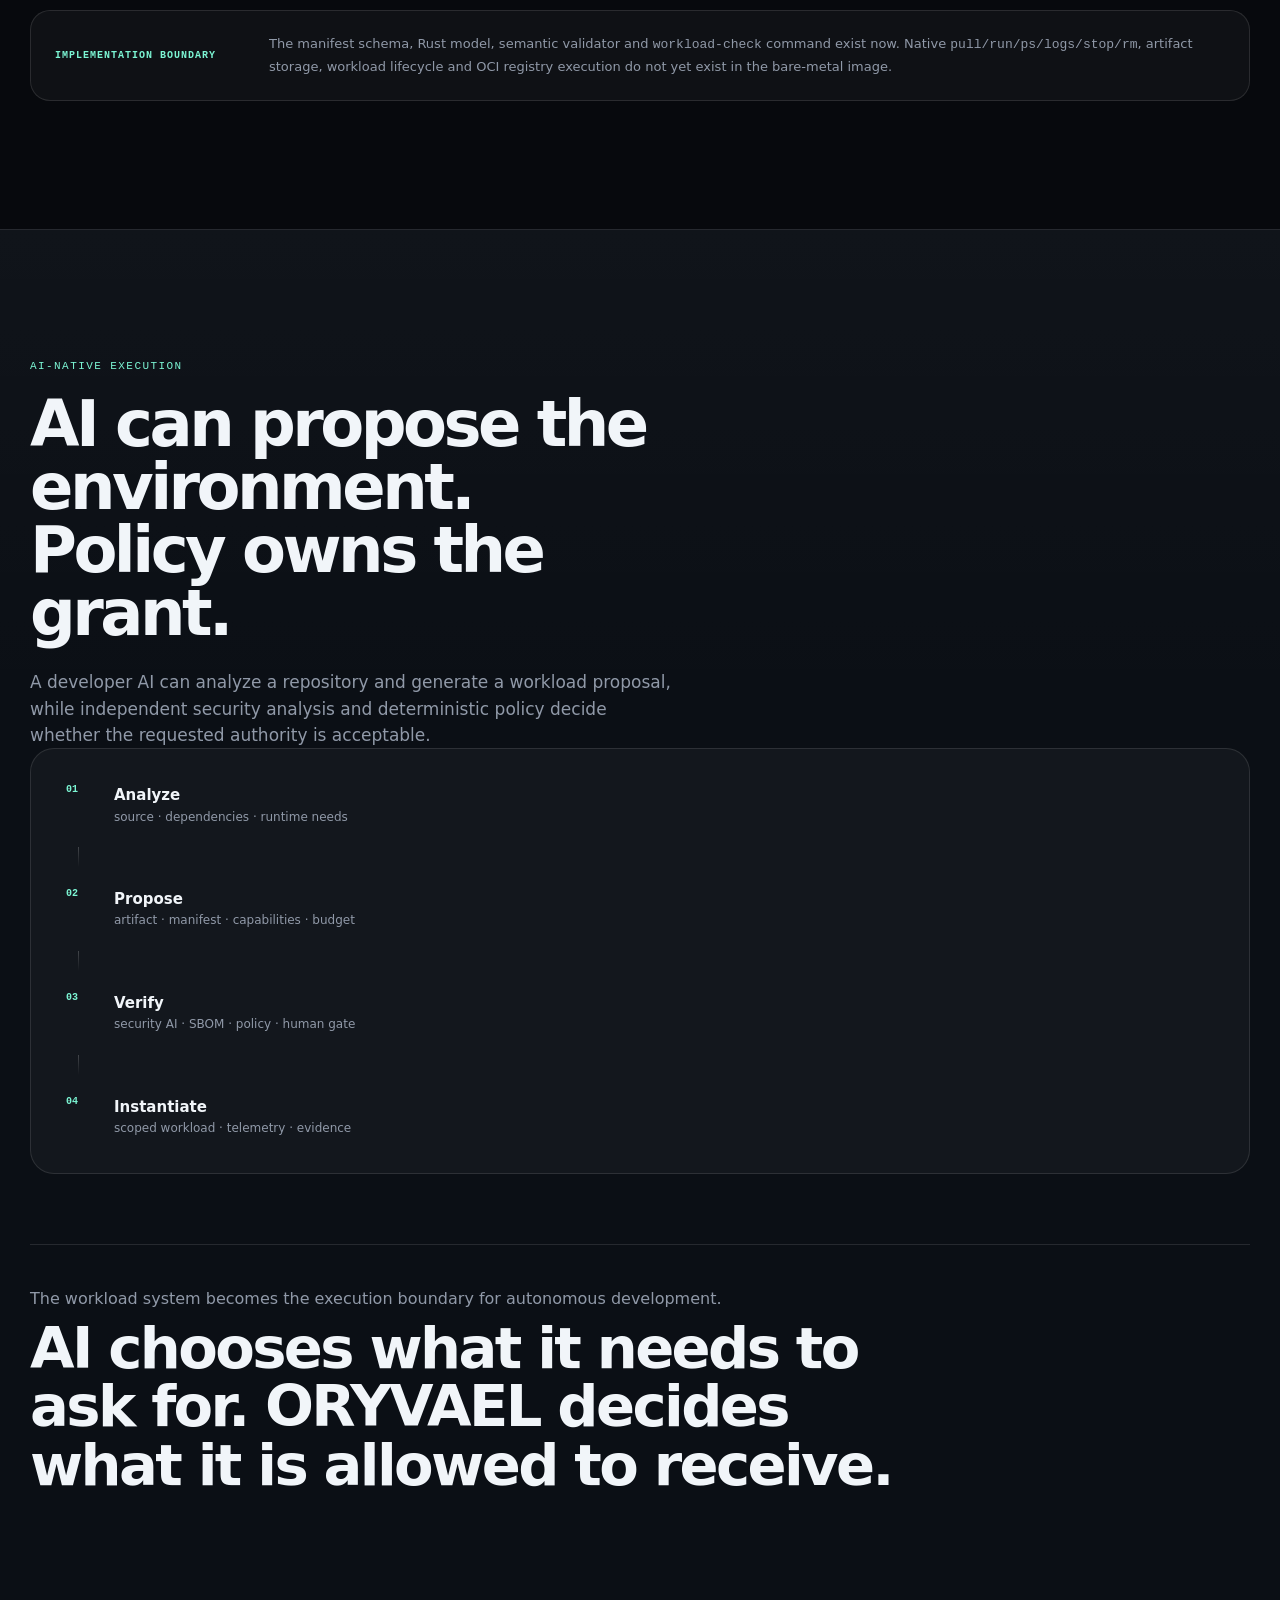
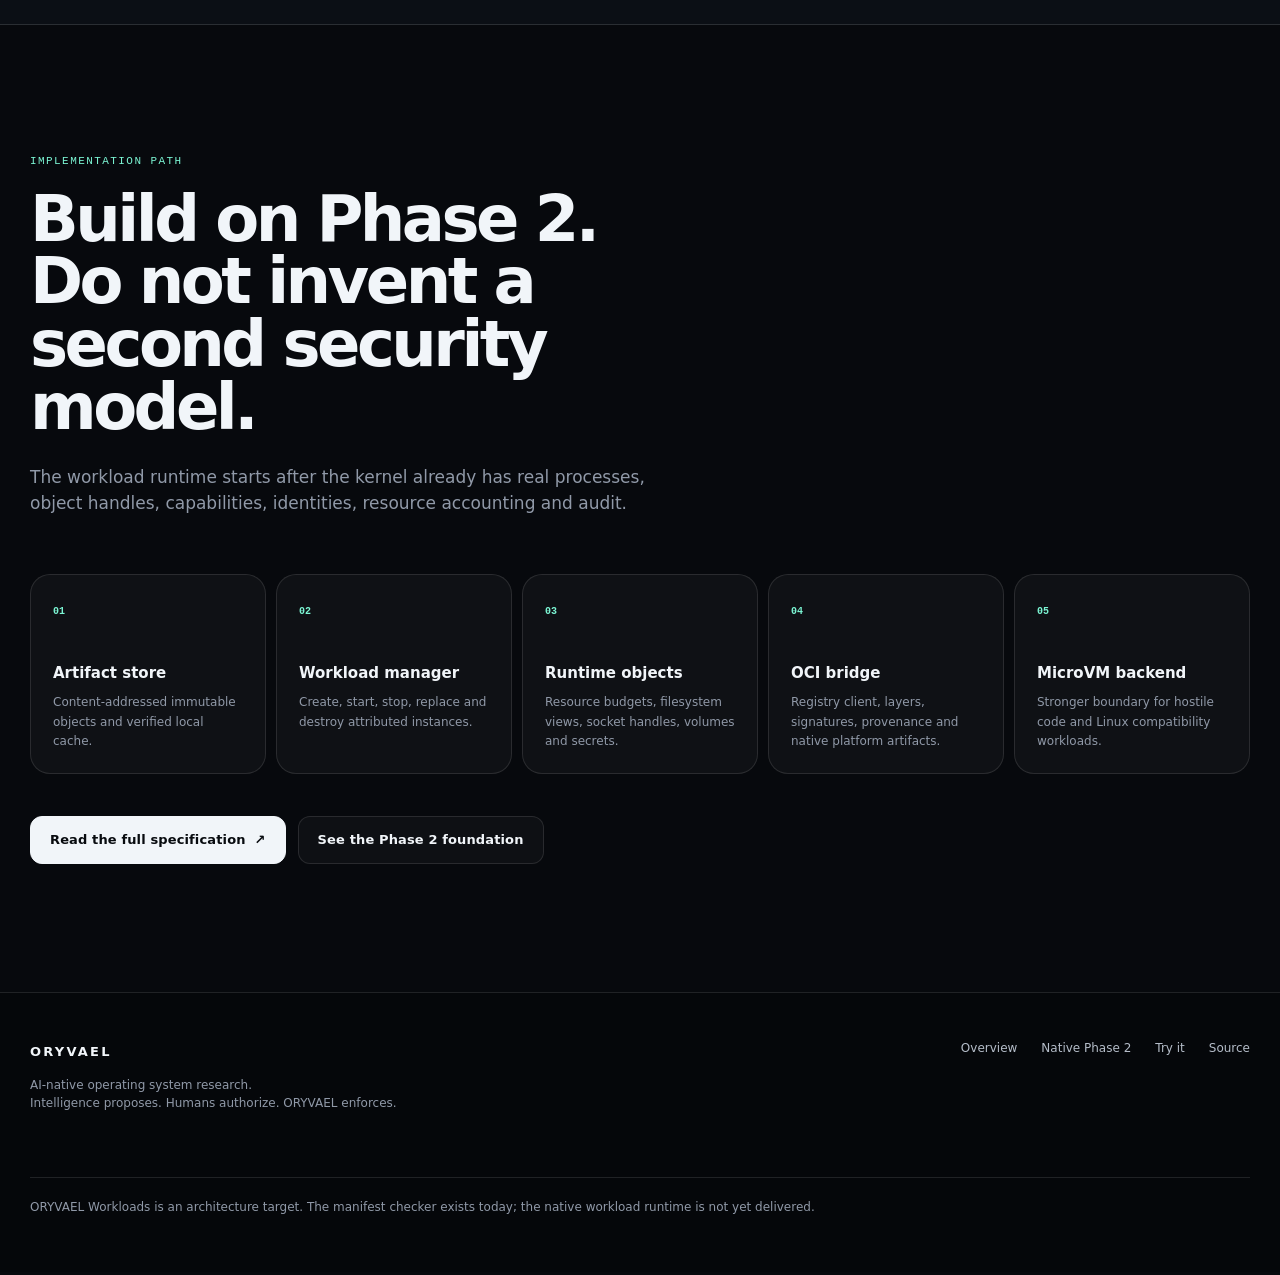
<file: workloads.html>
<!doctype html>
<html lang="en">
<head>
  <meta charset="utf-8" />
  <meta name="viewport" content="width=device-width, initial-scale=1" />
  <meta name="theme-color" content="#07090d" />
  <meta name="description" content="ORYVAEL Workloads: container philosophy evolved into a native capability, identity and evidence model." />
  <meta property="og:title" content="ORYVAEL Workloads — Containers, evolved" />
  <meta property="og:description" content="Immutable artifacts, explicit principals, capability-scoped authority, resource budgets and evidence as one native workload model." />
  <meta property="og:type" content="website" />
  <title>ORYVAEL Workloads — Containers, evolved</title>
  <link rel="stylesheet" href="styles.css" />
  <link rel="stylesheet" href="phase-2.css" />
  <link rel="stylesheet" href="workloads.css" />
  <script defer src="script.js"></script>
</head>
<body>
  <div class="noise" aria-hidden="true"></div>

  <header class="site-header" data-header>
    <a class="brand" href="index.html" aria-label="ORYVAEL home">
      <svg class="brand-mark" viewBox="0 0 40 40" aria-hidden="true">
        <path d="M20 2 36 11v18L20 38 4 29V11L20 2Z" fill="none" stroke="currentColor" stroke-width="1.6"/>
        <path d="m12 13 8 5 8-5M20 18v10m-6 3 6 3" fill="none" stroke="currentColor" stroke-width="1.6" stroke-linecap="round" stroke-linejoin="round"/>
      </svg>
      <span>ORYVAEL</span>
    </a>
    <nav class="nav" aria-label="Workloads navigation">
      <a href="#evolution">Evolution</a>
      <a href="#model">Model</a>
      <a href="#oci">OCI</a>
      <a href="#developer">Developer UX</a>
      <a href="#ai">AI</a>
      <a href="#path">Path</a>
    </nav>
    <a class="button button-compact button-ghost" href="https://github.com/jellero/ORYVAEL/blob/main/docs/architecture/native-workloads.md" target="_blank" rel="noreferrer">Specification <span aria-hidden="true">↗</span></a>
  </header>

  <main>
    <section class="phase-hero section-shell workload-hero">
      <div class="phase-hero-copy reveal">
        <a class="back-link" href="index.html">← ORYVAEL overview</a>
        <p class="kicker">ORYVAEL Workloads</p>
        <h1>Containers,<br />evolved.</h1>
        <p class="phase-lead">
          Containers made software portable. ORYVAEL Workloads extend that idea by making authority portable too: artifact identity, principal identity, capabilities, resource budgets, object visibility and evidence become one native runtime contract.
        </p>
        <div class="workload-badge">Design target · executable manifest contract available now</div>
        <div class="phase-callout">
          <span>Core idea</span>
          <strong>Containers were an abstraction over processes. ORYVAEL Workloads are an abstraction over authority.</strong>
        </div>
      </div>

      <div class="workload-visual reveal" aria-label="ORYVAEL workload architecture">
        <div class="workload-node"><span>ARTIFACT</span><b>immutable · digest-addressed</b><small>Native or OCI-distributed application payload.</small></div>
        <div class="workload-arrow">↓</div>
        <div class="workload-node"><span>IDENTITY</span><b>principal: workload:web</b><small>No implicit authority from UID, process ancestry or image contents.</small></div>
        <div class="workload-arrow">↓</div>
        <div class="workload-node"><span>AUTHORITY</span><b>capability table</b><small>Explicit socket, directory, volume, secret and IPC object rights.</small></div>
        <div class="workload-arrow">↓</div>
        <div class="workload-node workload-node-core"><span>RUNTIME</span><b>process or microVM</b><small>Bounded resources, explicit object namespace, attributed lifecycle.</small></div>
        <div class="workload-arrow">↓</div>
        <div class="workload-node"><span>EVIDENCE</span><b>audit · provenance · behavior</b><small>What was granted, what was used and what was denied.</small></div>
      </div>
    </section>

    <section class="section section-dark" id="evolution">
      <div class="section-shell">
        <div class="section-heading reveal">
          <p class="kicker">Natural evolution</p>
          <h2>Keep the container experience.<br />Replace ambient authority.</h2>
          <p>ORYVAEL does not need to reproduce Docker Engine or Linux namespaces as its native substrate. It can preserve the useful philosophy — reproducible artifacts, registries, fast lifecycle and isolation — while rebuilding execution around ORYVAEL primitives.</p>
        </div>

        <div class="workload-compare reveal">
          <article>
            <span>CLASSIC CONTAINER MODEL</span>
            <h3>Constrain a Linux process.</h3>
            <ul>
              <li>image + filesystem layers</li>
              <li>namespaces</li>
              <li>cgroups</li>
              <li>seccomp / LSM defense in depth</li>
              <li>UID/GID/root compatibility semantics</li>
              <li>Linux kernel runtime boundary</li>
            </ul>
          </article>
          <article class="workload-native">
            <span>ORYVAEL WORKLOAD MODEL</span>
            <h3>Instantiate explicit authority.</h3>
            <ul>
              <li>verified immutable artifact</li>
              <li>workload principal</li>
              <li>kernel-owned capability handles</li>
              <li>resource budget</li>
              <li>object namespace</li>
              <li>volumes + bounded secret operations</li>
              <li>audit and evidence by construction</li>
            </ul>
          </article>
        </div>

        <div class="workload-statement reveal">
          <p>The intended shift is not cosmetic.</p>
          <strong>Isolation stops being the whole security story. Authority becomes a first-class runtime object.</strong>
        </div>
      </div>
    </section>

    <section class="section-shell section" id="model">
      <div class="section-heading reveal">
        <p class="kicker">Native invariants</p>
        <h2>No privileged mode.<br />No native root escape hatch.</h2>
        <p>A workload can only operate on objects represented by capabilities instantiated for its principal. Compatibility identities may exist later, but they cannot widen native authority.</p>
      </div>

      <div class="workload-rules reveal">
        <article class="workload-rule"><span>01</span><h3>Deny by default</h3><p>Network and object access begin denied. Missing authority is not inferred.</p></article>
        <article class="workload-rule"><span>02</span><h3>No wildcard authority</h3><p>The manifest contract rejects broad <code>*</code> capability requests.</p></article>
        <article class="workload-rule"><span>03</span><h3>No self-grant</h3><p>Workloads cannot request kernel, policy, root or capability-administration authority.</p></article>
        <article class="workload-rule"><span>04</span><h3>Secret operations</h3><p>Signing or decryption handles are preferred to placing raw private keys inside the workload.</p></article>
      </div>

      <div class="architecture-pair reveal">
        <div class="code-panel">
          <div class="code-panel-title">workload manifest</div>
          <pre><code>{
  "version": "oryvael-workload/1",
  "id": "example.web",
  "artifact": {
    "format": "oci",
    "digest": "sha256:...",
    "platform": "oryvael/x86_64"
  },
  "isolation": "process",
  "resources": {
    "memory_bytes": 268435456,
    "cpu_millis_per_second": 250,
    "max_processes": 8
  },
  "network": { "default": "deny" },
  "capabilities": [
    {
      "resource": "socket:tcp/8080",
      "actions": ["listen", "accept"]
    }
  ]
}</code></pre>
        </div>
        <div class="phase-copy">
          <h3>The artifact is not the authority.</h3>
          <p>An image can contain code and metadata. It does not get to decide what the machine grants it.</p>
          <ul>
            <li>artifact digest identifies executable content;</li>
            <li>manifest describes requested runtime authority;</li>
            <li>policy decides what may actually be granted;</li>
            <li>kernel handles enforce the decision;</li>
            <li>audit records the lifecycle and use of authority.</li>
          </ul>
        </div>
      </div>
    </section>

    <section class="section section-dark" id="oci">
      <div class="section-shell">
        <div class="section-heading reveal">
          <p class="kicker">OCI without runc dependency</p>
          <h2>Reuse distribution.<br />Own execution.</h2>
          <p>OCI is valuable as a content-addressed distribution ecosystem. ORYVAEL can consume registry manifests, layers, signatures, attestations and SBOMs without making Linux container semantics its native runtime.</p>
        </div>

        <div class="workload-layer-grid reveal">
          <article class="workload-layer"><span>REGISTRY</span><h3>Pull / push</h3><p>Reuse mature content distribution and caching infrastructure.</p></article>
          <article class="workload-layer"><span>DIGEST</span><h3>Immutable identity</h3><p>Bind execution and evidence to exact artifact bytes rather than mutable tags alone.</p></article>
          <article class="workload-layer"><span>PROVENANCE</span><h3>SBOM + attestations</h3><p>Carry build evidence and publisher identity alongside the artifact.</p></article>
          <article class="workload-layer"><span>ORYVAEL/*</span><h3>Native target</h3><p>Execute through the ORYVAEL workload manager and capability model.</p></article>
          <article class="workload-layer"><span>LINUX/*</span><h3>Compatibility target</h3><p>Run only through an explicit Linux ABI or confined microVM compatibility path.</p></article>
          <article class="workload-layer"><span>POLICY</span><h3>Independent authority</h3><p>Being downloadable from a registry never implies permission to execute with requested rights.</p></article>
        </div>
      </div>
    </section>

    <section class="section-shell section" id="developer">
      <div class="section-heading reveal">
        <p class="kicker">Developer experience</p>
        <h2>Familiar workflow.<br />Stronger runtime contract.</h2>
        <p>The eventual lifecycle should feel immediate to developers while making authority visible at the point where a workload is instantiated.</p>
      </div>

      <div class="workload-cli reveal">
        <div class="workload-cli-head"><span>TARGET NATIVE CLI</span><b>planned after Native Phase 2</b></div>
        <pre><code><span class="dim">$</span> oryvael pull registry.example/acme/web:1
<span class="dim">$</span> oryvael inspect acme/web:1
<span class="dim">$</span> oryvael run web --artifact acme/web:1

Artifact      acme/web@sha256:...
Principal     workload:web
Isolation     process
Memory        256 MiB
CPU           250 ms/s
Network       DENY by default

Requested authority
  socket:tcp/8080     LISTEN, ACCEPT
  directory:/app      READ, ENUMERATE
  directory:/tmp      READ, WRITE

Policy decision
  <span class="ok">ELIGIBLE</span>

<span class="dim">$</span> oryvael ps
<span class="dim">$</span> oryvael logs web
<span class="dim">$</span> oryvael stop web</code></pre>
      </div>

      <div class="workload-cli reveal">
        <div class="workload-cli-head"><span>AVAILABLE NOW · HOST REFERENCE</span><b>manifest semantic checker</b></div>
        <pre><code><span class="dim">$</span> cargo run --locked -p oryvael-cli -- workload-check examples/workloads/web.json
<span class="ok">[]</span></code></pre>
      </div>

      <div class="workload-status reveal">
        <span>IMPLEMENTATION BOUNDARY</span>
        <p>The manifest schema, Rust model, semantic validator and <code>workload-check</code> command exist now. Native <code>pull/run/ps/logs/stop/rm</code>, artifact storage, workload lifecycle and OCI registry execution do not yet exist in the bare-metal image.</p>
      </div>
    </section>

    <section class="section section-dark" id="ai">
      <div class="section-shell">
        <div class="section-heading reveal">
          <p class="kicker">AI-native execution</p>
          <h2>AI can propose the environment.<br />Policy owns the grant.</h2>
          <p>A developer AI can analyze a repository and generate a workload proposal, while independent security analysis and deterministic policy decide whether the requested authority is acceptable.</p>
        </div>

        <div class="security-flow reveal" aria-label="AI workload flow">
          <div><span>01</span><b>Analyze</b><small>source · dependencies · runtime needs</small></div><i></i>
          <div><span>02</span><b>Propose</b><small>artifact · manifest · capabilities · budget</small></div><i></i>
          <div><span>03</span><b>Verify</b><small>security AI · SBOM · policy · human gate</small></div><i></i>
          <div><span>04</span><b>Instantiate</b><small>scoped workload · telemetry · evidence</small></div>
        </div>

        <div class="workload-statement reveal">
          <p>The workload system becomes the execution boundary for autonomous development.</p>
          <strong>AI chooses what it needs to ask for. ORYVAEL decides what it is allowed to receive.</strong>
        </div>
      </div>
    </section>

    <section class="section-shell section" id="path">
      <div class="section-heading reveal">
        <p class="kicker">Implementation path</p>
        <h2>Build on Phase 2.<br />Do not invent a second security model.</h2>
        <p>The workload runtime starts after the kernel already has real processes, object handles, capabilities, identities, resource accounting and audit.</p>
      </div>

      <div class="workload-path reveal">
        <article><span>01</span><h3>Artifact store</h3><p>Content-addressed immutable objects and verified local cache.</p></article>
        <article><span>02</span><h3>Workload manager</h3><p>Create, start, stop, replace and destroy attributed instances.</p></article>
        <article><span>03</span><h3>Runtime objects</h3><p>Resource budgets, filesystem views, socket handles, volumes and secrets.</p></article>
        <article><span>04</span><h3>OCI bridge</h3><p>Registry client, layers, signatures, provenance and native platform artifacts.</p></article>
        <article><span>05</span><h3>MicroVM backend</h3><p>Stronger boundary for hostile code and Linux compatibility workloads.</p></article>
      </div>

      <div class="hero-actions reveal" style="margin-top: 42px">
        <a class="button button-primary" href="https://github.com/jellero/ORYVAEL/blob/main/docs/architecture/native-workloads.md" target="_blank" rel="noreferrer">Read the full specification <span aria-hidden="true">↗</span></a>
        <a class="button button-secondary" href="phase-2.html">See the Phase 2 foundation</a>
      </div>
    </section>
  </main>

  <footer class="footer">
    <div class="section-shell footer-inner">
      <div>
        <a class="brand" href="index.html"><span>ORYVAEL</span></a>
        <p>AI-native operating system research.<br />Intelligence proposes. Humans authorize. ORYVAEL enforces.</p>
      </div>
      <div class="footer-links">
        <a href="index.html">Overview</a>
        <a href="phase-2.html">Native Phase 2</a>
        <a href="try.html">Try it</a>
        <a href="https://github.com/jellero/ORYVAEL" target="_blank" rel="noreferrer">Source</a>
      </div>
      <p class="footer-meta">ORYVAEL Workloads is an architecture target. The manifest checker exists today; the native workload runtime is not yet delivered.</p>
    </div>
  </footer>
</body>
</html>
</file>
<file: styles.css>
:root {
  --bg: #07090d;
  --bg-soft: #0b0f15;
  --panel: rgba(255,255,255,.035);
  --panel-strong: rgba(255,255,255,.06);
  --line: rgba(255,255,255,.11);
  --line-strong: rgba(255,255,255,.2);
  --text: #f1f5f9;
  --muted: #9099a8;
  --accent: #7cf6d4;
  --accent-2: #86a8ff;
  --danger: #ffb5a6;
  --max: 1220px;
  --radius: 24px;
}

* { box-sizing: border-box; }
html { scroll-behavior: smooth; }
body {
  margin: 0;
  background: var(--bg);
  color: var(--text);
  font-family: Inter, ui-sans-serif, system-ui, -apple-system, BlinkMacSystemFont, "Segoe UI", sans-serif;
  line-height: 1.55;
  -webkit-font-smoothing: antialiased;
  overflow-x: hidden;
}

a { color: inherit; text-decoration: none; }
button, a { -webkit-tap-highlight-color: transparent; }
::selection { background: var(--accent); color: #05110d; }

.noise {
  position: fixed;
  inset: 0;
  z-index: -1;
  opacity: .15;
  pointer-events: none;
  background-image:
    radial-gradient(circle at 12% 8%, rgba(124,246,212,.08), transparent 25%),
    radial-gradient(circle at 82% 10%, rgba(134,168,255,.08), transparent 28%);
}

.section-shell { width: min(calc(100% - 48px), var(--max)); margin-inline: auto; }
.section { padding: 128px 0; }
.section-dark {
  border-block: 1px solid var(--line);
  background:
    linear-gradient(180deg, rgba(255,255,255,.018), transparent 35%),
    var(--bg-soft);
}

.site-header {
  position: fixed;
  top: 0;
  left: 50%;
  z-index: 20;
  width: min(calc(100% - 32px), 1260px);
  transform: translateX(-50%);
  margin-top: 16px;
  padding: 12px 14px 12px 18px;
  border: 1px solid transparent;
  border-radius: 18px;
  display: flex;
  align-items: center;
  justify-content: space-between;
  gap: 28px;
  transition: background .25s ease, border-color .25s ease, backdrop-filter .25s ease;
}
.site-header.scrolled {
  background: rgba(7,9,13,.78);
  border-color: var(--line);
  backdrop-filter: blur(18px);
}
.brand { display: inline-flex; align-items: center; gap: 10px; font-weight: 780; letter-spacing: .17em; font-size: 13px; }
.brand-mark { width: 27px; height: 27px; color: var(--accent); }
.nav { display: flex; align-items: center; gap: 28px; margin-left: auto; }
.nav a { color: var(--muted); font-size: 13px; transition: color .2s ease; }
.nav a:hover { color: var(--text); }

.button {
  min-height: 48px;
  padding: 0 19px;
  display: inline-flex;
  align-items: center;
  justify-content: center;
  gap: 9px;
  border: 1px solid var(--line);
  border-radius: 12px;
  font-size: 13px;
  font-weight: 680;
  letter-spacing: .01em;
  transition: transform .18s ease, border-color .18s ease, background .18s ease;
}
.button:hover { transform: translateY(-2px); border-color: var(--line-strong); }
.button-primary { background: var(--text); color: #080b0f; border-color: var(--text); }
.button-primary:hover { background: var(--accent); border-color: var(--accent); }
.button-secondary { background: rgba(255,255,255,.03); }
.button-ghost { background: rgba(255,255,255,.02); }
.button-compact { min-height: 39px; padding-inline: 14px; }

.hero {
  min-height: 860px;
  padding-top: 180px;
  padding-bottom: 110px;
  display: grid;
  grid-template-columns: 1.07fr .93fr;
  align-items: center;
  gap: 72px;
}
.eyebrow, .kicker, .mono {
  font-family: ui-monospace, SFMono-Regular, Menlo, Consolas, monospace;
  text-transform: uppercase;
  letter-spacing: .13em;
  font-size: 11px;
  color: var(--muted);
}
.eyebrow { display: inline-flex; align-items: center; gap: 9px; margin-bottom: 24px; }
.status-dot { width: 7px; height: 7px; border-radius: 50%; background: var(--accent); box-shadow: 0 0 18px rgba(124,246,212,.65); }
.hero h1, .section-heading h2, .manifesto h2, .cta h2 {
  margin: 0;
  font-weight: 680;
  letter-spacing: -.055em;
  line-height: .98;
}
.hero h1 { font-size: clamp(62px, 7vw, 104px); max-width: 870px; }
.hero h1 span {
  color: transparent;
  -webkit-text-stroke: 1px rgba(241,245,249,.56);
}
.hero-lead { max-width: 690px; margin: 30px 0 0; color: #a8b0bd; font-size: 19px; line-height: 1.7; }
.hero-actions { display: flex; flex-wrap: wrap; gap: 12px; margin-top: 34px; }
.hero-proof {
  margin-top: 64px;
  padding-top: 24px;
  border-top: 1px solid var(--line);
  display: grid;
  grid-template-columns: repeat(3, 1fr);
  gap: 22px;
}
.hero-proof div { display: grid; gap: 4px; }
.hero-proof strong { font-size: 13px; font-weight: 680; }
.hero-proof span { color: var(--muted); font-size: 11px; font-family: ui-monospace, SFMono-Regular, Menlo, Consolas, monospace; }

.hero-visual {
  position: relative;
  min-height: 580px;
  display: flex;
  align-items: center;
  justify-content: center;
}
.core-glow {
  position: absolute;
  width: 420px;
  height: 420px;
  border-radius: 50%;
  filter: blur(40px);
  background: radial-gradient(circle, rgba(124,246,212,.14), transparent 64%);
}
.orbit { position: absolute; border: 1px solid rgba(255,255,255,.07); border-radius: 50%; }
.orbit-a { width: 510px; height: 510px; }
.orbit-b { width: 390px; height: 390px; border-style: dashed; animation: spin 30s linear infinite; }
@keyframes spin { to { transform: rotate(360deg); } }
.terminal-card {
  position: relative;
  z-index: 2;
  width: min(100%, 500px);
  border: 1px solid rgba(255,255,255,.16);
  border-radius: 18px;
  overflow: hidden;
  background: rgba(5,8,12,.91);
  box-shadow: 0 30px 100px rgba(0,0,0,.45), 0 0 0 1px rgba(124,246,212,.03) inset;
  backdrop-filter: blur(20px);
}
.terminal-top { height: 45px; padding: 0 15px; display: flex; align-items: center; gap: 7px; border-bottom: 1px solid var(--line); }
.terminal-top span { width: 7px; height: 7px; border-radius: 50%; background: rgba(255,255,255,.22); }
.terminal-top b { margin-left: auto; color: #6f7783; font: 500 10px ui-monospace, SFMono-Regular, Menlo, monospace; }
.terminal-card pre { margin: 0; padding: 28px; overflow: auto; }
.terminal-card code { font: 500 12px/1.85 ui-monospace, SFMono-Regular, Menlo, Consolas, monospace; color: #d8dee7; }
.term-dim { color: #6e7781; }
.term-label { color: var(--accent-2); }
.term-ok { color: var(--accent); }
.signal {
  position: absolute;
  z-index: 3;
  padding: 8px 11px;
  border: 1px solid var(--line);
  border-radius: 999px;
  background: rgba(8,11,15,.88);
  color: var(--muted);
  font: 600 9px ui-monospace, SFMono-Regular, Menlo, monospace;
  letter-spacing: .14em;
}
.signal-one { top: 78px; right: -6px; }
.signal-two { bottom: 74px; left: 6px; }
.signal-three { right: 8px; bottom: 133px; }

.manifesto { padding: 120px 0; border-block: 1px solid var(--line); background: rgba(255,255,255,.012); }
.manifesto-inner { max-width: 1040px; }
.kicker { margin: 0 0 18px; color: var(--accent); }
.manifesto h2 { font-size: clamp(44px, 6vw, 78px); }
.manifesto p:last-child { max-width: 790px; margin: 34px 0 0; color: var(--muted); font-size: 19px; }
.manifesto strong { color: var(--text); font-weight: 650; }

.section-heading { max-width: 720px; }
.section-heading h2 { font-size: clamp(44px, 5vw, 72px); }
.section-heading > p:last-child { max-width: 650px; margin: 25px 0 0; color: var(--muted); font-size: 17px; }
.planes { margin-top: 68px; border: 1px solid var(--line); border-radius: var(--radius); overflow: hidden; }
.plane {
  min-height: 126px;
  padding: 28px 32px;
  display: grid;
  grid-template-columns: 90px 1fr;
  align-items: center;
  gap: 14px;
  border-bottom: 1px solid var(--line);
  background: linear-gradient(90deg, transparent, rgba(255,255,255,.012));
  transition: background .2s ease;
}
.plane:last-child { border-bottom: 0; }
.plane:hover { background: rgba(255,255,255,.026); }
.plane-index { color: #59616d; font: 500 11px ui-monospace, SFMono-Regular, Menlo, monospace; }
.plane h3 { margin: 0; font-size: 19px; font-weight: 640; }
.plane p { max-width: 690px; margin: 8px 0 0; color: var(--muted); }
.plane-human { box-shadow: inset 3px 0 var(--accent); }
.plane-kernel { box-shadow: inset 3px 0 var(--accent-2); }

.runtime-grid { display: grid; grid-template-columns: repeat(3, 1fr); gap: 12px; margin-top: 68px; }
.runtime-card {
  min-height: 245px;
  padding: 26px;
  border: 1px solid var(--line);
  border-radius: 18px;
  background: var(--panel);
}
.runtime-card > span { color: var(--accent); font: 600 10px ui-monospace, SFMono-Regular, Menlo, monospace; }
.runtime-card h3 { margin: 56px 0 10px; font-size: 18px; }
.runtime-card p { margin: 0; color: var(--muted); font-size: 14px; }
.runtime-note {
  margin-top: 14px;
  padding: 24px 26px;
  border: 1px solid var(--line);
  border-radius: 18px;
  display: grid;
  grid-template-columns: 180px 1fr auto;
  align-items: center;
  gap: 30px;
  background: rgba(255,255,255,.025);
}
.runtime-note div { display: grid; gap: 4px; }
.runtime-note strong { font-size: 22px; }
.runtime-note p { margin: 0; color: var(--muted); font-size: 13px; }
.runtime-note a, .text-link { color: var(--accent); font-size: 13px; font-weight: 650; }

.split { display: grid; grid-template-columns: .85fr 1.15fr; gap: 90px; align-items: start; }
.security-flow { border: 1px solid var(--line); border-radius: var(--radius); padding: 14px; background: var(--panel); }
.security-flow div { padding: 21px; display: grid; grid-template-columns: 38px 1fr; column-gap: 10px; }
.security-flow div span { grid-row: span 2; color: var(--accent); font: 600 10px ui-monospace, SFMono-Regular, Menlo, monospace; }
.security-flow b { font-size: 15px; }
.security-flow small { color: var(--muted); font-size: 12px; }
.security-flow i { display: block; width: 1px; height: 20px; margin-left: 33px; background: linear-gradient(var(--line-strong), transparent); }
.principles-grid { margin-top: 74px; display: grid; grid-template-columns: repeat(3, 1fr); gap: 1px; border: 1px solid var(--line); background: var(--line); border-radius: var(--radius); overflow: hidden; }
.principles-grid article { min-height: 180px; padding: 27px; background: var(--bg); }
.principles-grid h3 { margin: 0 0 12px; font-size: 16px; }
.principles-grid p { margin: 0; color: var(--muted); font-size: 13px; }

.roadmap-layout { display: grid; grid-template-columns: .75fr 1.25fr; gap: 90px; align-items: start; }
.text-link { display: inline-block; margin-top: 28px; }
.roadmap-list { list-style: none; margin: 0; padding: 0; border-top: 1px solid var(--line); }
.roadmap-list li { padding: 28px 0; display: grid; grid-template-columns: 82px 1fr; gap: 18px; border-bottom: 1px solid var(--line); }
.roadmap-list li > span { color: var(--accent); font: 600 10px ui-monospace, SFMono-Regular, Menlo, monospace; text-transform: uppercase; letter-spacing: .12em; }
.roadmap-list b { font-size: 16px; }
.roadmap-list p { margin: 8px 0 0; color: var(--muted); font-size: 13px; }

.cta { position: relative; padding-top: 155px; padding-bottom: 155px; overflow: hidden; }
.cta-mark { position: absolute; right: 3%; top: 30px; color: rgba(255,255,255,.025); font-size: 380px; line-height: 1; font-weight: 800; pointer-events: none; }
.cta h2 { position: relative; max-width: 900px; font-size: clamp(48px, 6.5vw, 88px); }

.footer { border-top: 1px solid var(--line); padding: 46px 0 55px; background: #05070a; }
.footer-inner { display: grid; grid-template-columns: 1fr auto; gap: 40px; }
.footer p { color: var(--muted); font-size: 12px; }
.footer-links { display: flex; gap: 24px; align-items: start; font-size: 12px; color: #b5bdc9; }
.footer-links a:hover { color: var(--accent); }
.footer-meta { grid-column: 1 / -1; border-top: 1px solid var(--line); padding-top: 20px; margin: 12px 0 0; }

.reveal { opacity: 0; transform: translateY(18px); transition: opacity .7s ease, transform .7s cubic-bezier(.2,.7,.2,1); }
.reveal.visible { opacity: 1; transform: translateY(0); }

@media (max-width: 980px) {
  .nav { display: none; }
  .hero { grid-template-columns: 1fr; min-height: auto; padding-top: 160px; }
  .hero-visual { min-height: 500px; }
  .runtime-grid, .principles-grid { grid-template-columns: repeat(2, 1fr); }
  .split, .roadmap-layout { grid-template-columns: 1fr; gap: 55px; }
  .runtime-note { grid-template-columns: 150px 1fr; }
  .runtime-note a { grid-column: 1 / -1; }
}

@media (max-width: 680px) {
  .section-shell { width: min(calc(100% - 28px), var(--max)); }
  .section { padding: 92px 0; }
  .site-header { width: calc(100% - 20px); margin-top: 10px; }
  .site-header .button { display: none; }
  .hero { padding-top: 136px; padding-bottom: 76px; gap: 25px; }
  .hero h1 { font-size: clamp(48px, 15vw, 70px); }
  .hero-lead { font-size: 16px; }
  .hero-proof { grid-template-columns: 1fr; margin-top: 45px; }
  .hero-visual { min-height: 390px; }
  .orbit-a { width: 350px; height: 350px; }
  .orbit-b { width: 280px; height: 280px; }
  .signal { display: none; }
  .terminal-card pre { padding: 20px; }
  .manifesto { padding: 90px 0; }
  .plane { grid-template-columns: 44px 1fr; padding: 24px 18px; }
  .runtime-grid, .principles-grid { grid-template-columns: 1fr; }
  .runtime-card { min-height: 210px; }
  .runtime-card h3 { margin-top: 38px; }
  .runtime-note { grid-template-columns: 1fr; gap: 14px; }
  .runtime-note a { grid-column: auto; }
  .roadmap-list li { grid-template-columns: 58px 1fr; }
  .cta { padding-top: 110px; padding-bottom: 110px; }
  .cta-mark { font-size: 240px; }
  .footer-inner { grid-template-columns: 1fr; }
  .footer-meta { grid-column: auto; }
}

@media (prefers-reduced-motion: reduce) {
  html { scroll-behavior: auto; }
  *, *::before, *::after { animation-duration: .01ms !important; animation-iteration-count: 1 !important; transition-duration: .01ms !important; }
  .reveal { opacity: 1; transform: none; }
}
</file>
<file: phase-2.css>
.phase-hero {
  min-height: 930px;
  padding-top: 180px;
  padding-bottom: 110px;
  display: grid;
  grid-template-columns: 1fr .92fr;
  gap: 84px;
  align-items: center;
}

.phase-hero-copy h1,
.phase-final h2 {
  margin: 0;
  font-weight: 680;
  letter-spacing: -.055em;
  line-height: .98;
}

.phase-hero-copy h1 {
  max-width: 820px;
  font-size: clamp(58px, 7vw, 100px);
}

.phase-lead {
  max-width: 760px;
  margin: 30px 0 0;
  color: #a8b0bd;
  font-size: 19px;
  line-height: 1.72;
}

.back-link {
  display: inline-block;
  margin-bottom: 30px;
  color: var(--muted);
  font: 600 11px ui-monospace, SFMono-Regular, Menlo, monospace;
  letter-spacing: .08em;
  text-transform: uppercase;
}

.back-link:hover { color: var(--text); }

.phase-callout {
  max-width: 690px;
  margin-top: 46px;
  padding: 22px 24px;
  border: 1px solid var(--line);
  border-left: 3px solid var(--accent);
  border-radius: 14px;
  background: rgba(255,255,255,.025);
}

.phase-callout span {
  display: block;
  margin-bottom: 7px;
  color: var(--accent);
  font: 600 10px ui-monospace, SFMono-Regular, Menlo, monospace;
  letter-spacing: .12em;
  text-transform: uppercase;
}

.phase-callout strong { font-size: 16px; }

.phase-stack {
  border: 1px solid var(--line);
  border-radius: 22px;
  overflow: hidden;
  box-shadow: 0 30px 100px rgba(0,0,0,.28);
}

.phase-stack > div {
  min-height: 78px;
  padding: 17px 20px;
  display: grid;
  grid-template-columns: 38px 1fr;
  column-gap: 12px;
  border-bottom: 1px solid var(--line);
  background: linear-gradient(90deg, rgba(255,255,255,.02), transparent);
}

.phase-stack > div:last-child { border-bottom: 0; }
.phase-stack > div:hover { background: rgba(255,255,255,.035); }
.phase-stack span { grid-row: span 2; color: var(--accent); font: 600 10px ui-monospace, SFMono-Regular, Menlo, monospace; }
.phase-stack b { font-size: 15px; }
.phase-stack small { color: var(--muted); font-size: 12px; }
.phase-stack-foundation { box-shadow: inset 3px 0 var(--accent-2); }

.phase-principles {
  margin-top: 68px;
  display: grid;
  grid-template-columns: repeat(4, 1fr);
  gap: 1px;
  border: 1px solid var(--line);
  border-radius: var(--radius);
  overflow: hidden;
  background: var(--line);
}

.phase-principles article {
  min-height: 230px;
  padding: 26px;
  background: var(--bg-soft);
}

.phase-principles span,
.phase-feature-grid span {
  color: var(--accent);
  font: 600 10px ui-monospace, SFMono-Regular, Menlo, monospace;
}

.phase-principles h3 { margin: 64px 0 10px; font-size: 17px; }
.phase-principles p { margin: 0; color: var(--muted); font-size: 13px; }

.architecture-pair {
  margin-top: 70px;
  display: grid;
  grid-template-columns: .92fr 1.08fr;
  gap: 14px;
}

.code-panel,
.phase-copy,
.sandbox-example,
.crypto-flow,
.security-session,
.phase-final {
  border: 1px solid var(--line);
  border-radius: 20px;
  background: var(--panel);
}

.code-panel { overflow: hidden; }
.code-panel-title {
  padding: 14px 18px;
  border-bottom: 1px solid var(--line);
  color: var(--muted);
  font: 600 10px ui-monospace, SFMono-Regular, Menlo, monospace;
  letter-spacing: .1em;
  text-transform: uppercase;
}
.code-panel pre { margin: 0; padding: 28px; }
.code-panel code,
.sandbox-example code,
.security-session code {
  font: 500 13px/1.9 ui-monospace, SFMono-Regular, Menlo, Consolas, monospace;
  color: #dbe2ea;
}

.phase-copy { padding: 34px; }
.phase-copy h3 { margin: 0 0 15px; font-size: 24px; }
.phase-copy p { color: var(--muted); }
.phase-copy ul { margin: 28px 0 0; padding-left: 20px; color: #b0b8c4; }
.phase-copy li { margin: 9px 0; }

.object-table {
  margin-top: 14px;
  border: 1px solid var(--line);
  border-radius: 18px;
  overflow: hidden;
}
.object-table > div {
  min-height: 62px;
  padding: 0 22px;
  display: grid;
  grid-template-columns: 120px 1fr 1fr;
  align-items: center;
  gap: 16px;
  border-bottom: 1px solid var(--line);
}
.object-table > div:last-child { border-bottom: 0; }
.object-table-head {
  background: rgba(255,255,255,.025);
  color: var(--muted);
  font: 600 10px ui-monospace, SFMono-Regular, Menlo, monospace;
  letter-spacing: .1em;
}
.object-table span { color: var(--muted); font: 600 11px ui-monospace, SFMono-Regular, Menlo, monospace; }
.object-table b { font-size: 14px; }
.object-table code { color: var(--accent); font: 600 11px ui-monospace, SFMono-Regular, Menlo, monospace; }

.phase-statement {
  margin-top: 56px;
  padding: 40px 0 0;
  border-top: 1px solid var(--line);
}
.phase-statement p { margin: 0 0 6px; color: var(--muted); }
.phase-statement strong { font-size: clamp(28px, 3.5vw, 48px); letter-spacing: -.035em; }

.principal-grid {
  margin-top: 66px;
  display: grid;
  grid-template-columns: repeat(4, 1fr);
  gap: 12px;
}
.principal-grid article {
  min-height: 220px;
  padding: 25px;
  border: 1px solid var(--line);
  border-radius: 18px;
  background: var(--panel);
}
.principal-grid span {
  color: var(--accent);
  font: 600 10px ui-monospace, SFMono-Regular, Menlo, monospace;
  text-transform: uppercase;
  letter-spacing: .1em;
}
.principal-grid strong { display: block; margin-top: 52px; font-size: 15px; }
.principal-grid p { margin: 10px 0 0; color: var(--muted); font-size: 13px; }

.sandbox-example {
  margin-top: 14px;
  display: grid;
  grid-template-columns: .8fr 1.2fr;
  overflow: hidden;
}
.sandbox-example > div { padding: 38px; }
.sandbox-example h3 { margin: 0 0 13px; font-size: 26px; }
.sandbox-example > div > p:last-child { color: var(--muted); }
.sandbox-example pre {
  margin: 0;
  padding: 34px;
  border-left: 1px solid var(--line);
  background: rgba(0,0,0,.15);
  overflow: auto;
}

.crypto-flow {
  padding: 18px;
}
.crypto-flow div {
  padding: 20px;
  border: 1px solid var(--line);
  border-radius: 12px;
  background: rgba(255,255,255,.02);
}
.crypto-flow b { display: block; font-size: 14px; }
.crypto-flow small { color: var(--muted); }
.crypto-flow i { display: block; padding: 8px 0; text-align: center; color: var(--accent); font-style: normal; }

.phase-feature-grid {
  margin-top: 66px;
  display: grid;
  grid-template-columns: repeat(3, 1fr);
  gap: 12px;
}
.phase-feature-grid article {
  min-height: 190px;
  padding: 28px;
  border: 1px solid var(--line);
  border-radius: 18px;
}
.phase-feature-grid h3 { margin: 0 0 13px; font-size: 17px; }
.phase-feature-grid p { margin: 0; color: var(--muted); font-size: 13px; }
.phase-feature-grid code { color: var(--accent); }

.ai-architecture {
  margin-top: 70px;
  display: grid;
  justify-items: center;
  gap: 12px;
}
.ai-node,
.ai-tools,
.ai-workers > div {
  border: 1px solid var(--line);
  border-radius: 16px;
  background: var(--panel);
}
.ai-node {
  width: min(100%, 680px);
  padding: 24px;
  text-align: center;
  font-weight: 700;
}
.ai-node small,
.ai-workers small {
  display: block;
  margin-top: 5px;
  color: var(--muted);
  font-weight: 500;
}
.ai-kernel { box-shadow: inset 0 -2px var(--accent-2); }
.ai-supervisor { box-shadow: inset 0 -2px var(--accent); }
.ai-link { color: var(--muted); font: 600 10px ui-monospace, SFMono-Regular, Menlo, monospace; text-transform: uppercase; letter-spacing: .1em; }
.ai-workers {
  width: min(100%, 940px);
  display: grid;
  grid-template-columns: repeat(3, 1fr);
  gap: 12px;
}
.ai-workers > div { padding: 22px; text-align: center; font-size: 14px; font-weight: 650; }
.ai-tools { width: min(100%, 860px); padding: 20px; text-align: center; color: #b8c0cb; font: 600 12px ui-monospace, SFMono-Regular, Menlo, monospace; }

.security-session {
  width: min(100%, 920px);
  margin: 64px auto 0;
  overflow: hidden;
  background: rgba(5,8,12,.91);
}
.security-session pre { margin: 0; padding: 30px; overflow: auto; }

.exit-grid {
  margin: 68px 0 0;
  padding: 0;
  list-style: none;
  display: grid;
  grid-template-columns: repeat(2, 1fr);
  gap: 1px;
  border: 1px solid var(--line);
  border-radius: var(--radius);
  overflow: hidden;
  background: var(--line);
}
.exit-grid li {
  min-height: 120px;
  padding: 25px;
  display: grid;
  grid-template-columns: 44px 1fr;
  gap: 14px;
  background: var(--bg);
}
.exit-grid span { color: var(--accent); font: 600 10px ui-monospace, SFMono-Regular, Menlo, monospace; }
.exit-grid p { margin: 0; color: #b4bdc9; }

.phase-final {
  margin-top: 70px;
  padding: 52px;
  background: linear-gradient(135deg, rgba(124,246,212,.05), rgba(134,168,255,.035));
}
.phase-final h2 { max-width: 900px; font-size: clamp(42px, 5vw, 72px); }

@media (max-width: 980px) {
  .phase-hero,
  .architecture-pair,
  .sandbox-example { grid-template-columns: 1fr; }
  .phase-hero { min-height: auto; gap: 60px; }
  .phase-principles,
  .principal-grid { grid-template-columns: repeat(2, 1fr); }
  .sandbox-example pre { border-left: 0; border-top: 1px solid var(--line); }
  .ai-workers { grid-template-columns: 1fr; }
}

@media (max-width: 720px) {
  .phase-hero { padding-top: 145px; }
  .phase-principles,
  .principal-grid,
  .phase-feature-grid,
  .exit-grid { grid-template-columns: 1fr; }
  .object-table > div { grid-template-columns: 60px 1fr; padding-block: 15px; }
  .object-table > div > :last-child { grid-column: 2; }
  .object-table-head > :last-child { display: none; }
  .phase-final { padding: 32px 24px; }
}
</file>
<file: hmi.css>
.hmi-hero { min-height: 900px; }

.hmi-panel {
  border: 1px solid var(--line);
  border-radius: 22px;
  overflow: hidden;
  background: rgba(5,8,12,.92);
  box-shadow: 0 30px 100px rgba(0,0,0,.35);
}
.hmi-panel-top,
.hmi-metric {
  min-height: 62px;
  padding: 0 22px;
  display: flex;
  align-items: center;
  justify-content: space-between;
  gap: 20px;
  border-bottom: 1px solid var(--line);
}
.hmi-panel-top { color: var(--muted); font: 600 10px ui-monospace, SFMono-Regular, Menlo, monospace; letter-spacing: .12em; }
.hmi-panel-top span { color: var(--accent); }
.hmi-metric span { color: var(--muted); font: 500 12px ui-monospace, SFMono-Regular, Menlo, monospace; }
.hmi-metric b { font-size: 12px; color: var(--accent); }
.hmi-metric .hmi-denied { color: var(--danger); }
.hmi-alert { padding: 22px; color: #b6bec9; font-size: 13px; line-height: 1.7; background: rgba(124,246,212,.03); }

.hmi-stack { margin-top: 68px; display: grid; gap: 10px; }
.hmi-stack article {
  padding: 24px 26px;
  display: grid;
  grid-template-columns: 170px 1fr;
  gap: 8px 22px;
  border: 1px solid var(--line);
  border-radius: 16px;
  background: var(--panel);
}
.hmi-stack span { grid-row: span 2; color: var(--accent); font: 600 10px ui-monospace, SFMono-Regular, Menlo, monospace; letter-spacing: .1em; }
.hmi-stack b { font-size: 14px; }
.hmi-stack small { color: var(--muted); }
.hmi-stack .hmi-core { box-shadow: inset 3px 0 var(--accent-2); }

.hmi-example-pair { margin-top: 14px; }
.hmi-ai-session { width: min(100%, 980px); margin: 70px 0 0; }

.safety-boundary { margin-top: 68px; display: grid; grid-template-columns: 1fr auto 1fr; gap: 18px; align-items: center; }
.safety-boundary article {
  min-height: 180px;
  padding: 28px;
  display: flex;
  flex-direction: column;
  justify-content: space-between;
  border: 1px solid var(--line);
  border-radius: 18px;
  background: var(--panel);
}
.safety-boundary article span { color: var(--accent); font: 600 10px ui-monospace, SFMono-Regular, Menlo, monospace; letter-spacing: .1em; }
.safety-boundary article b { max-width: 420px; font-size: 18px; line-height: 1.45; }
.safety-boundary > div { max-width: 180px; text-align: center; color: var(--muted); font: 600 10px/1.6 ui-monospace, SFMono-Regular, Menlo, monospace; text-transform: uppercase; letter-spacing: .08em; }
.safety-controller { box-shadow: inset 3px 0 var(--danger); }

.hmi-path { list-style: none; margin: 68px 0 0; padding: 0; border-top: 1px solid var(--line); }
.hmi-path li { padding: 27px 0; display: grid; grid-template-columns: 120px 1fr; gap: 20px; border-bottom: 1px solid var(--line); }
.hmi-path li > span { color: var(--accent); font: 600 10px ui-monospace, SFMono-Regular, Menlo, monospace; letter-spacing: .1em; }
.hmi-path b { font-size: 16px; }
.hmi-path p { margin: 8px 0 0; color: var(--muted); font-size: 13px; }

@media (max-width: 980px) {
  .safety-boundary { grid-template-columns: 1fr; }
  .safety-boundary > div { max-width: none; }
}

@media (max-width: 720px) {
  .hmi-stack article { grid-template-columns: 1fr; }
  .hmi-stack span { grid-row: auto; }
  .hmi-path li { grid-template-columns: 1fr; gap: 8px; }
}
</file>
<file: platforms.css>
.platform-hero { min-height: 900px; }

.surface-map {
  display: grid;
  gap: 14px;
}

.surface-core,
.surface-branches article,
.mobile-layers article,
.compat-stack article,
.platform-sequence li {
  border: 1px solid var(--line);
  border-radius: 18px;
  background: var(--panel);
}

.surface-core {
  padding: 30px;
  box-shadow: inset 0 -3px var(--accent);
}
.surface-core span,
.surface-branches span,
.mobile-layers span,
.compat-stack > article > span,
.platform-sequence > li > span {
  display: block;
  color: var(--accent);
  font: 600 10px ui-monospace, SFMono-Regular, Menlo, monospace;
  letter-spacing: .11em;
  text-transform: uppercase;
}
.surface-core b { display: block; margin-top: 10px; font-size: 16px; line-height: 1.6; }

.surface-branches {
  display: grid;
  grid-template-columns: repeat(4, 1fr);
  gap: 12px;
}
.surface-branches article { min-height: 150px; padding: 22px; }
.surface-branches b { display: block; margin-top: 42px; font-size: 15px; }
.surface-branches small { display: block; margin-top: 7px; color: var(--muted); }

.platform-principles article { min-height: 250px; }
.statement-positive { border-top-color: rgba(124,246,212,.25); }
.statement-positive strong { color: var(--accent); }

.desktop-example { margin-top: 0; width: 100%; }
.desktop-example pre { min-height: 100%; }

.mobile-layers {
  margin-top: 68px;
  display: grid;
  gap: 10px;
}
.mobile-layers article {
  min-height: 92px;
  padding: 22px 24px;
  display: grid;
  grid-template-columns: 190px 1fr;
  align-items: center;
  gap: 24px;
}
.mobile-layers b { font-size: 14px; color: #d6dde6; }
.mobile-core { box-shadow: inset 3px 0 var(--accent-2); }

.compat-stack {
  margin-top: 68px;
  display: grid;
  gap: 10px;
}
.compat-stack article {
  min-height: 112px;
  padding: 24px 26px;
  display: grid;
  grid-template-columns: 70px 1fr;
  gap: 20px;
  align-items: center;
}
.compat-stack b { font-size: 17px; }
.compat-stack p { margin: 7px 0 0; color: var(--muted); font-size: 13px; }
.compatibility-rule { max-width: none; margin-top: 28px; }

.platform-sequence {
  margin: 68px 0 0;
  padding: 0;
  list-style: none;
  display: grid;
  gap: 10px;
}
.platform-sequence li {
  min-height: 118px;
  padding: 24px 26px;
  display: grid;
  grid-template-columns: 150px 1fr;
  gap: 26px;
  align-items: center;
}
.platform-sequence b { font-size: 17px; }
.platform-sequence p { margin: 7px 0 0; color: var(--muted); font-size: 13px; }

@media (max-width: 1120px) {
  .surface-branches { grid-template-columns: repeat(2, 1fr); }
}

@media (max-width: 980px) {
  .mobile-layers article { grid-template-columns: 1fr; gap: 9px; }
}

@media (max-width: 720px) {
  .surface-branches { grid-template-columns: 1fr; }
  .surface-branches article { min-height: 120px; }
  .surface-branches b { margin-top: 28px; }
  .compat-stack article,
  .platform-sequence li { grid-template-columns: 1fr; gap: 12px; }
  .mobile-layers article { padding: 20px; }
}
</file>
<file: try.css>
.try-hero {
  min-height: 880px;
  align-items: center;
}

.try-proof {
  margin-top: 32px;
  display: grid;
  grid-template-columns: repeat(2, minmax(0, 1fr));
  gap: 10px;
}

.try-proof div,
.requirements-grid article,
.nat-diagram article,
.command-card,
.security-inline,
.step-card,
.alternate-port,
.trouble-grid article,
.try-note {
  border: 1px solid var(--line);
  border-radius: 18px;
  background: var(--panel);
}

.try-proof div {
  padding: 18px 20px;
}

.try-proof strong,
.try-proof span {
  display: block;
}

.try-proof strong {
  font-size: 13px;
  color: #eef4f7;
}

.try-proof span {
  margin-top: 5px;
  color: var(--muted);
  font-size: 11px;
}

.try-terminal {
  width: min(100%, 590px);
  margin-left: auto;
  border: 1px solid rgba(124, 246, 212, .2);
  border-radius: 20px;
  overflow: hidden;
  background: #05080c;
  box-shadow: 0 34px 90px rgba(0, 0, 0, .34);
}

.try-terminal pre {
  margin: 0;
  padding: 30px;
  min-height: 390px;
  overflow: auto;
  color: #d8e0e6;
  font: 500 12px/1.85 ui-monospace, SFMono-Regular, Menlo, Consolas, monospace;
}

.requirements-grid {
  margin-top: 62px;
  display: grid;
  grid-template-columns: repeat(3, minmax(0, 1fr));
  gap: 12px;
}

.requirements-grid article {
  min-height: 220px;
  padding: 24px;
}

.requirements-grid article > span,
.try-note > span,
.trouble-grid article > span,
.alternate-port > span {
  display: block;
  color: var(--accent);
  font: 600 10px ui-monospace, SFMono-Regular, Menlo, Consolas, monospace;
  letter-spacing: .11em;
  text-transform: uppercase;
}

.requirements-grid h3,
.trouble-grid h3 {
  margin: 44px 0 10px;
  font-size: 18px;
}

.requirements-grid p,
.trouble-grid p {
  color: var(--muted);
  font-size: 13px;
  line-height: 1.7;
}

.requirements-grid a,
.reference-links a {
  color: var(--accent);
  font-size: 12px;
  text-decoration: none;
}

.try-note {
  margin-top: 18px;
  padding: 20px 24px;
  display: grid;
  grid-template-columns: 150px 1fr;
  gap: 24px;
  align-items: center;
}

.try-note p {
  margin: 0;
  color: var(--muted);
  font-size: 13px;
  line-height: 1.7;
}

.try-note code,
.step-card code,
.security-inline code,
.trouble-grid code {
  color: #dce8e8;
  font-family: ui-monospace, SFMono-Regular, Menlo, Consolas, monospace;
}

.nat-diagram {
  margin-top: 62px;
  display: grid;
  grid-template-columns: 1fr auto 1fr auto 1fr;
  gap: 14px;
  align-items: center;
}

.nat-diagram article {
  min-height: 150px;
  padding: 24px;
  display: flex;
  flex-direction: column;
  justify-content: center;
}

.nat-diagram article span {
  color: var(--accent);
  font: 600 10px ui-monospace, SFMono-Regular, Menlo, Consolas, monospace;
  letter-spacing: .12em;
}

.nat-diagram article b {
  margin-top: 18px;
  font-size: 18px;
}

.nat-diagram article small {
  margin-top: 7px;
  color: var(--muted);
}

.nat-diagram > i {
  color: var(--muted);
  font: 600 10px ui-monospace, SFMono-Regular, Menlo, Consolas, monospace;
  font-style: normal;
  letter-spacing: .08em;
  text-transform: uppercase;
}

.nat-core {
  box-shadow: inset 0 -3px var(--accent-2);
}

.command-card {
  margin-top: 22px;
  overflow: hidden;
  background: #05080c;
}

.command-head {
  min-height: 54px;
  padding: 0 18px 0 20px;
  border-bottom: 1px solid var(--line);
  display: flex;
  align-items: center;
  justify-content: space-between;
  gap: 18px;
}

.command-head > div {
  display: flex;
  flex-direction: column;
  gap: 4px;
}

.command-head span {
  color: var(--accent);
  font: 600 9px ui-monospace, SFMono-Regular, Menlo, Consolas, monospace;
  letter-spacing: .1em;
}

.command-head b {
  color: #cfd8de;
  font: 600 11px ui-monospace, SFMono-Regular, Menlo, Consolas, monospace;
}

.command-head button {
  border: 1px solid var(--line);
  border-radius: 999px;
  padding: 7px 12px;
  color: var(--muted);
  background: transparent;
  font: 600 10px ui-monospace, SFMono-Regular, Menlo, Consolas, monospace;
  cursor: pointer;
}

.command-head button:hover,
.command-head button.copied {
  color: #07100e;
  border-color: var(--accent);
  background: var(--accent);
}

.command-card pre {
  margin: 0;
  padding: 22px 24px;
  overflow-x: auto;
}

.command-card code {
  color: #dce5e9;
  font: 500 12px/1.8 ui-monospace, SFMono-Regular, Menlo, Consolas, monospace;
  white-space: pre;
}

.security-inline {
  margin-top: 14px;
  padding: 20px 24px;
  display: grid;
  grid-template-columns: 220px 1fr;
  gap: 22px;
  align-items: center;
}

.security-inline strong {
  color: var(--accent);
}

.security-inline p {
  margin: 0;
  color: var(--muted);
  font-size: 13px;
  line-height: 1.7;
}

.host-section {
  scroll-margin-top: 80px;
}

.host-heading {
  display: grid;
  grid-template-columns: 120px minmax(0, 1fr);
  gap: 34px;
  align-items: start;
}

.host-index {
  display: block;
  padding-top: 12px;
  color: var(--accent);
  font: 600 12px ui-monospace, SFMono-Regular, Menlo, Consolas, monospace;
  letter-spacing: .12em;
}

.host-heading h2 {
  margin: 10px 0 0;
  font-size: clamp(38px, 5.4vw, 72px);
  line-height: .96;
}

.host-heading p:last-child {
  max-width: 720px;
  color: var(--muted);
  line-height: 1.75;
}

.host-steps {
  margin-top: 56px;
  display: grid;
  gap: 14px;
}

.step-card {
  padding: 26px;
}

.step-title {
  display: flex;
  align-items: center;
  gap: 16px;
}

.step-title > span {
  width: 34px;
  height: 34px;
  border: 1px solid rgba(124, 246, 212, .24);
  border-radius: 50%;
  display: grid;
  place-items: center;
  color: var(--accent);
  font: 600 11px ui-monospace, SFMono-Regular, Menlo, Consolas, monospace;
}

.step-title h3 {
  margin: 0;
  font-size: 18px;
}

.step-card > p {
  max-width: 850px;
  margin: 14px 0 0 50px;
  color: var(--muted);
  font-size: 13px;
  line-height: 1.7;
}

.step-card .command-card {
  margin-left: 50px;
}

.step-result {
  color: #c7d2d7 !important;
}

.reference-links {
  margin: 15px 0 0 50px;
  display: flex;
  flex-wrap: wrap;
  gap: 18px;
}

.alternate-port {
  margin-top: 14px;
  padding: 22px 24px;
  display: grid;
  grid-template-columns: 150px 1fr;
  gap: 10px 24px;
  align-items: center;
}

.alternate-port span {
  grid-row: 1 / span 2;
}

.alternate-port code {
  display: block;
  overflow-x: auto;
  color: #dce5e9;
  font: 500 11px/1.7 ui-monospace, SFMono-Regular, Menlo, Consolas, monospace;
}

.verify-grid {
  margin-top: 58px;
  display: grid;
  grid-template-columns: 1.35fr .65fr;
  gap: 14px;
}

.verify-grid .command-card {
  margin-top: 0;
}

.trouble-grid {
  margin-top: 54px;
  display: grid;
  grid-template-columns: repeat(3, minmax(0, 1fr));
  gap: 12px;
}

.trouble-grid article {
  min-height: 220px;
  padding: 24px;
}

@media (max-width: 1100px) {
  .requirements-grid,
  .trouble-grid {
    grid-template-columns: repeat(2, minmax(0, 1fr));
  }

  .nat-diagram {
    grid-template-columns: 1fr;
  }

  .nat-diagram > i {
    text-align: center;
  }

  .verify-grid {
    grid-template-columns: 1fr;
  }
}

@media (max-width: 760px) {
  .try-hero {
    min-height: auto;
  }

  .try-proof,
  .requirements-grid,
  .trouble-grid {
    grid-template-columns: 1fr;
  }

  .try-terminal pre {
    min-height: 0;
    padding: 22px;
  }

  .try-note,
  .security-inline,
  .host-heading,
  .alternate-port {
    grid-template-columns: 1fr;
  }

  .host-index {
    padding-top: 0;
  }

  .step-card {
    padding: 20px;
  }

  .step-card > p,
  .step-card .command-card,
  .reference-links {
    margin-left: 0;
  }

  .alternate-port span {
    grid-row: auto;
  }

  .command-card pre {
    padding: 18px;
  }
}
</file>
<file: workloads.css>
.workload-hero {
  min-height: 900px;
  align-items: center;
}

.workload-badge {
  display: inline-flex;
  align-items: center;
  gap: 9px;
  margin-top: 24px;
  padding: 8px 12px;
  border: 1px solid rgba(124, 246, 212, .22);
  border-radius: 999px;
  color: var(--accent);
  background: rgba(124, 246, 212, .04);
  font: 600 10px ui-monospace, SFMono-Regular, Menlo, Consolas, monospace;
  letter-spacing: .08em;
  text-transform: uppercase;
}

.workload-visual,
.workload-compare article,
.workload-rule,
.workload-layer,
.workload-cli,
.workload-status,
.workload-path article {
  border: 1px solid var(--line);
  border-radius: 20px;
  background: var(--panel);
}

.workload-visual {
  padding: 18px;
  box-shadow: 0 34px 100px rgba(0, 0, 0, .3);
}

.workload-node {
  padding: 18px 20px;
  border: 1px solid var(--line);
  border-radius: 14px;
  background: rgba(255,255,255,.018);
}

.workload-node + .workload-node { margin-top: 9px; }
.workload-node span { display: block; color: var(--accent); font: 600 9px ui-monospace, SFMono-Regular, Menlo, Consolas, monospace; letter-spacing: .1em; }
.workload-node b { display: block; margin-top: 8px; font-size: 16px; }
.workload-node small { display: block; margin-top: 6px; color: var(--muted); line-height: 1.55; }
.workload-node-core { box-shadow: inset 3px 0 var(--accent-2); }
.workload-arrow { padding: 7px 0; text-align: center; color: var(--accent); font: 600 11px ui-monospace, SFMono-Regular, Menlo, Consolas, monospace; }

.workload-compare {
  margin-top: 64px;
  display: grid;
  grid-template-columns: 1fr 1fr;
  gap: 14px;
}

.workload-compare article { padding: 30px; }
.workload-compare span { color: var(--accent); font: 600 10px ui-monospace, SFMono-Regular, Menlo, Consolas, monospace; letter-spacing: .1em; }
.workload-compare h3 { margin: 36px 0 18px; font-size: 26px; }
.workload-compare ul { margin: 0; padding-left: 20px; color: var(--muted); line-height: 1.9; }
.workload-compare .workload-native { box-shadow: inset 0 -3px var(--accent); }

.workload-rules {
  margin-top: 58px;
  display: grid;
  grid-template-columns: repeat(4, minmax(0, 1fr));
  gap: 12px;
}

.workload-rule { min-height: 210px; padding: 24px; }
.workload-rule span { color: var(--accent); font: 600 10px ui-monospace, SFMono-Regular, Menlo, Consolas, monospace; }
.workload-rule h3 { margin: 54px 0 10px; font-size: 17px; }
.workload-rule p { margin: 0; color: var(--muted); font-size: 13px; line-height: 1.7; }

.workload-layer-grid {
  margin-top: 60px;
  display: grid;
  grid-template-columns: repeat(3, minmax(0, 1fr));
  gap: 12px;
}

.workload-layer { min-height: 190px; padding: 26px; }
.workload-layer span { color: var(--accent); font: 600 10px ui-monospace, SFMono-Regular, Menlo, Consolas, monospace; }
.workload-layer h3 { margin: 42px 0 10px; font-size: 18px; }
.workload-layer p { margin: 0; color: var(--muted); font-size: 13px; line-height: 1.7; }

.workload-cli {
  margin-top: 62px;
  overflow: hidden;
  background: #05080c;
}

.workload-cli-head {
  min-height: 56px;
  padding: 0 20px;
  display: flex;
  align-items: center;
  justify-content: space-between;
  border-bottom: 1px solid var(--line);
}

.workload-cli-head span { color: var(--accent); font: 600 10px ui-monospace, SFMono-Regular, Menlo, Consolas, monospace; letter-spacing: .1em; }
.workload-cli-head b { color: var(--muted); font-size: 11px; }
.workload-cli pre { margin: 0; padding: 28px; overflow: auto; }
.workload-cli code { color: #dce6e8; font: 500 12px/1.9 ui-monospace, SFMono-Regular, Menlo, Consolas, monospace; }
.workload-cli .ok { color: var(--accent); }
.workload-cli .dim { color: #6f7a83; }

.workload-status {
  margin-top: 16px;
  padding: 22px 24px;
  display: grid;
  grid-template-columns: 190px 1fr;
  gap: 24px;
  align-items: center;
}
.workload-status span { color: var(--accent); font: 600 10px ui-monospace, SFMono-Regular, Menlo, Consolas, monospace; letter-spacing: .1em; }
.workload-status p { margin: 0; color: var(--muted); font-size: 13px; line-height: 1.7; }

.workload-path {
  margin-top: 58px;
  display: grid;
  grid-template-columns: repeat(5, minmax(0, 1fr));
  gap: 10px;
}
.workload-path article { min-height: 175px; padding: 22px; }
.workload-path span { color: var(--accent); font: 600 10px ui-monospace, SFMono-Regular, Menlo, Consolas, monospace; }
.workload-path h3 { margin: 40px 0 8px; font-size: 15px; }
.workload-path p { margin: 0; color: var(--muted); font-size: 12px; line-height: 1.6; }

.workload-statement {
  margin-top: 70px;
  padding-top: 42px;
  border-top: 1px solid var(--line);
}
.workload-statement p { margin: 0 0 8px; color: var(--muted); }
.workload-statement strong { display: block; max-width: 920px; font-size: clamp(34px, 4.5vw, 66px); line-height: 1.02; letter-spacing: -.045em; }

@media (max-width: 1050px) {
  .workload-rules { grid-template-columns: repeat(2, minmax(0, 1fr)); }
  .workload-layer-grid { grid-template-columns: 1fr 1fr; }
  .workload-path { grid-template-columns: repeat(2, minmax(0, 1fr)); }
}

@media (max-width: 760px) {
  .workload-hero { min-height: auto; }
  .workload-compare,
  .workload-rules,
  .workload-layer-grid,
  .workload-path,
  .workload-status { grid-template-columns: 1fr; }
}
</file>
